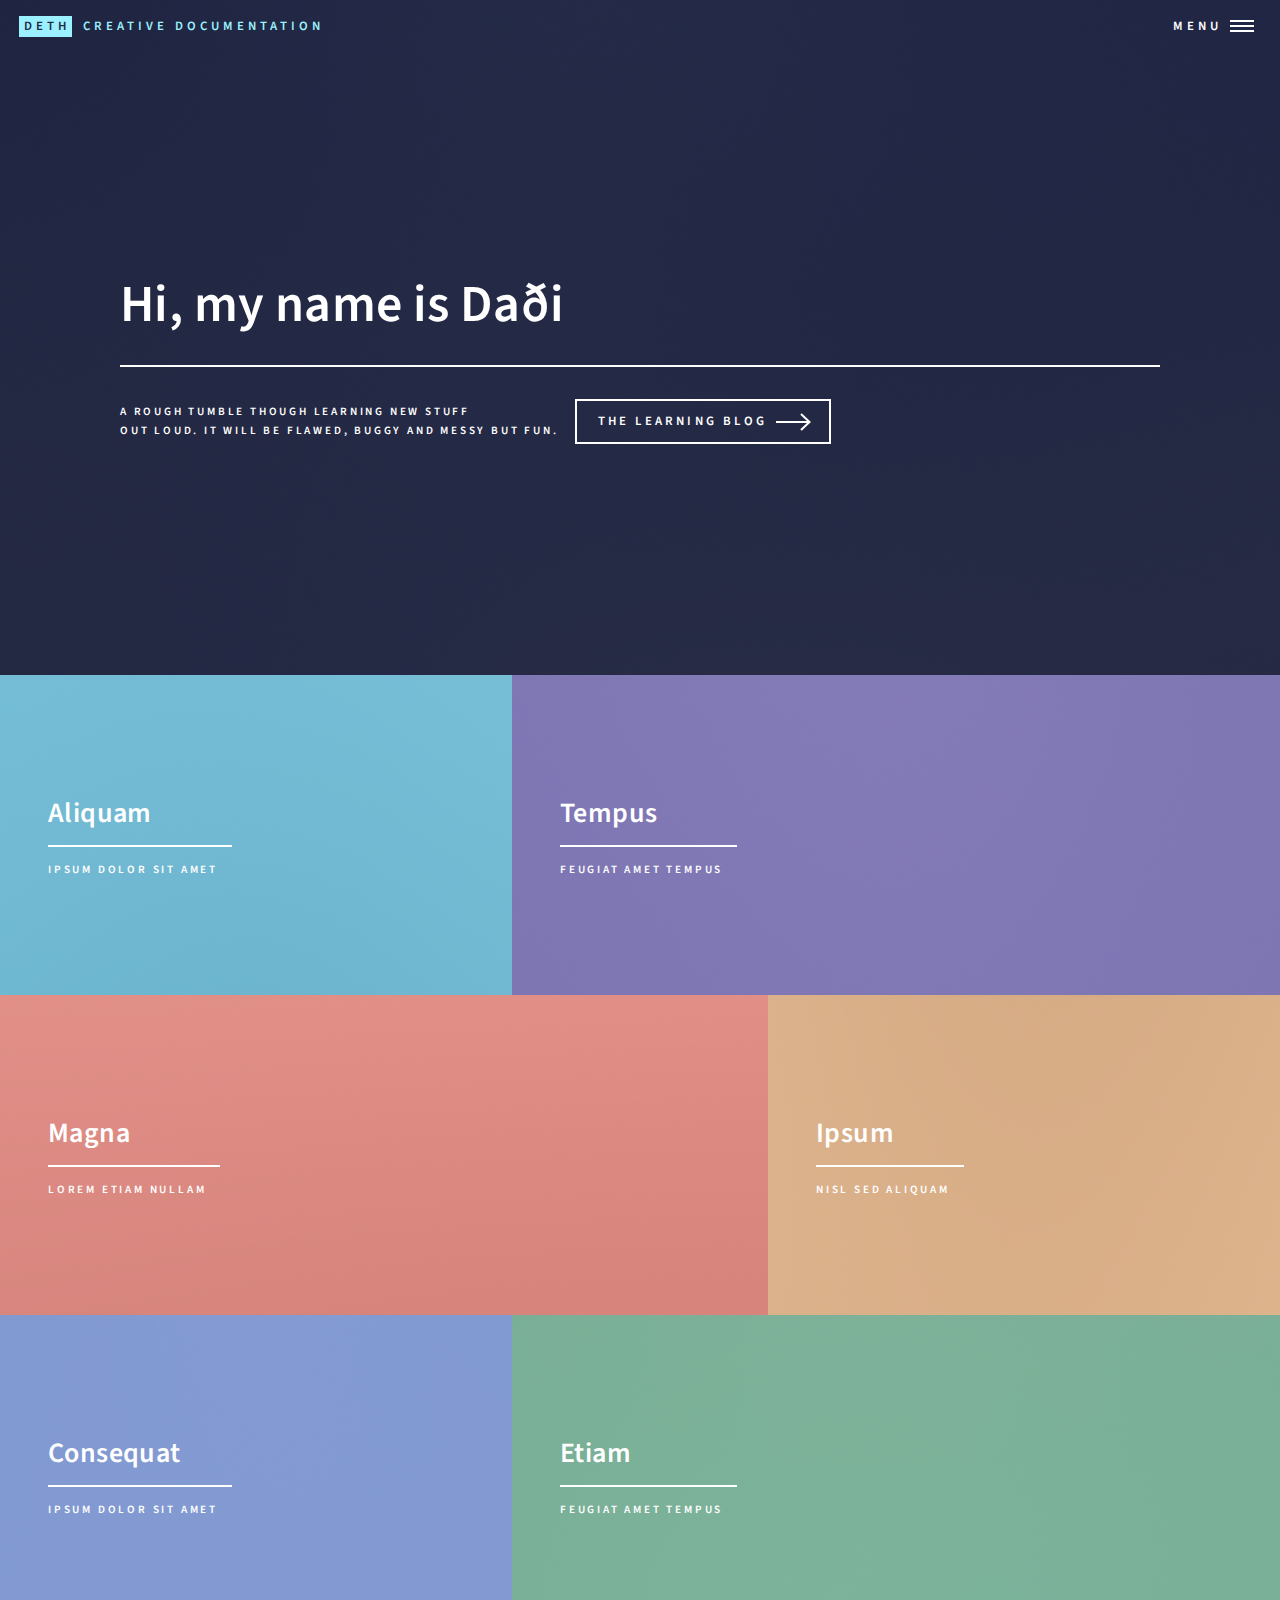
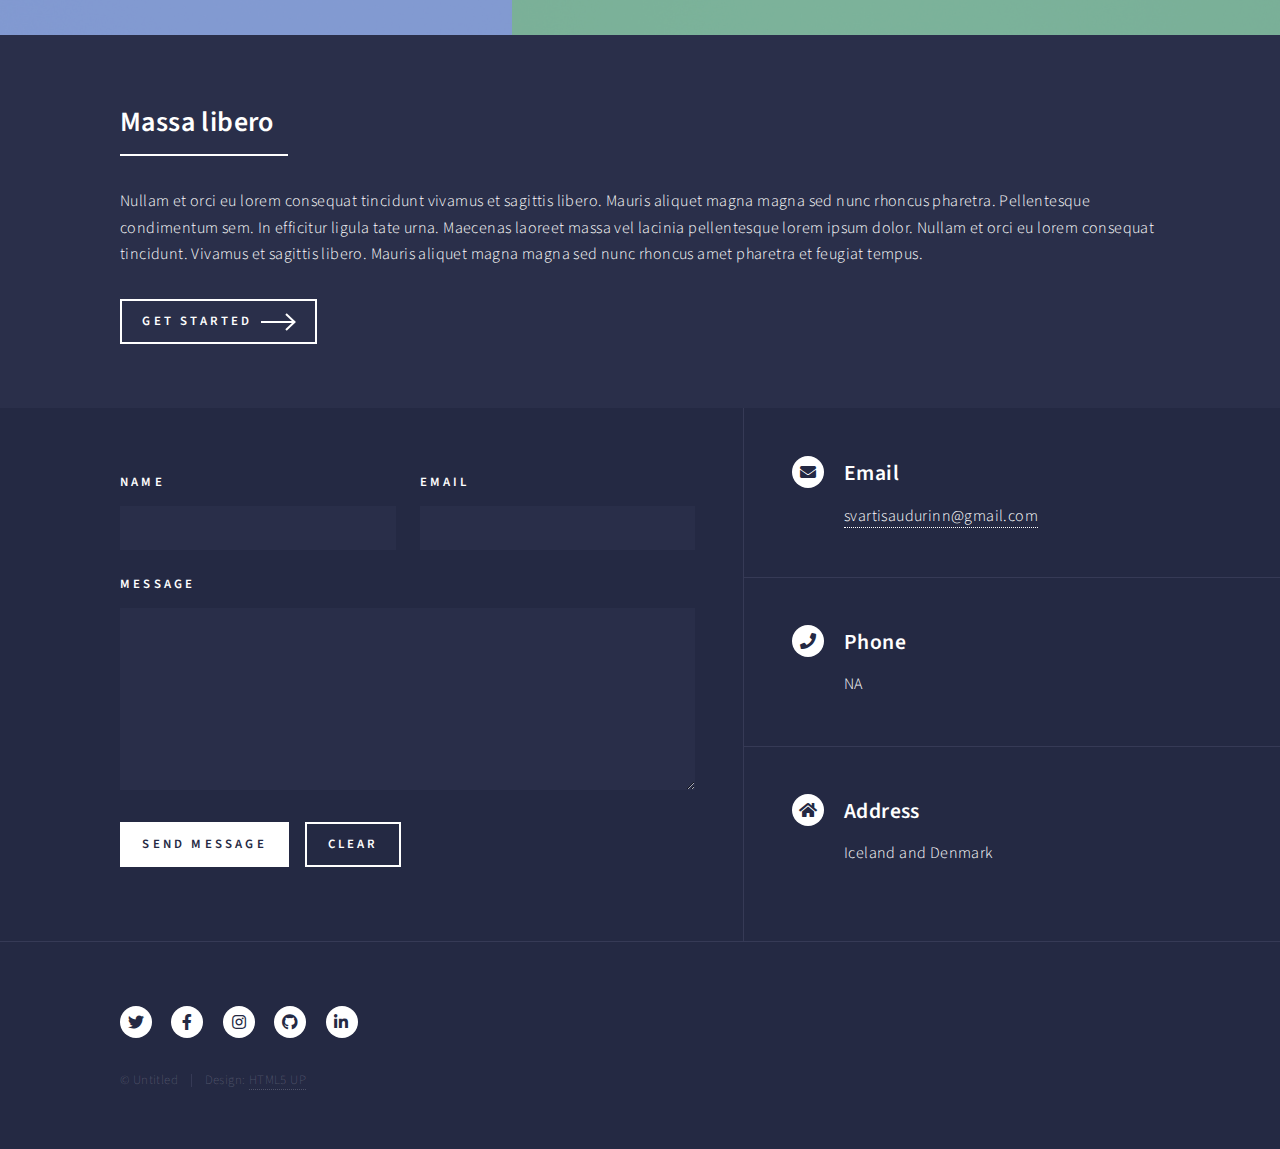
<file: index.html>
<!DOCTYPE HTML>
<!--
	Forty by HTML5 UP
	html5up.net | @ajlkn
	Free for personal and commercial use under the CCA 3.0 license (html5up.net/license)
-->
<html>
	<head>
		<title>Daði Jónsson</title>
		<meta charset="utf-8" />
		<meta name="viewport" content="width=device-width, initial-scale=1, user-scalable=no" />
		<link rel="stylesheet" href="assets/css/main.css" />
		<noscript><link rel="stylesheet" href="assets/css/noscript.css" /></noscript>
	</head>
	<body class="is-preload">

		<!-- Wrapper -->
			<div id="wrapper">

				<!-- Header -->
					<header id="header" class="alt">
						<a href="index.html" class="logo"><strong>Deth</strong> <span>creative documentation</span></a>
						<nav>
							<a href="#menu">Menu</a>
						</nav>
					</header>

				<!-- Menu -->
					<nav id="menu">
						<ul class="links">
							<li><a href="index.html">Home</a></li>
							<li><a href="landing.html">Landing</a></li>
							<li><a href="generic.html">About Me</a></li>
							<li><a href="elements.html">Elements</a></li>
							<li><a href="blog.html">Blog</a></li>
						</ul>
						<ul class="actions stacked">
							<li><a href="#" class="button primary fit">Get Started</a></li>
							<li><a href="#" class="button fit">Log In</a></li>
						</ul>
					</nav>

				<!-- Banner -->
					<section id="banner" class="major">
						<div class="inner">
							<header class="major">
								<h1>Hi, my name is Daði</h1>
							</header>
							<div class="content">
								<p>A rough tumble though learning new stuff<br />
								out loud. It will be flawed, buggy and messy but fun.</p>
								<ul class="actions">
									<li><a href="https://greinabind.github.io/blog.html" class="button next scrolly">The learning blog</a></li>
								</ul>
							</div>
						</div>
					</section>

				<!-- Main -->
					<div id="main">

						<!-- One -->
							<section id="one" class="tiles">
								<article>
									<span class="image">
										<img src="images/pic01.jpg" alt="" />
									</span>
									<header class="major">
										<h3><a href="landing.html" class="link">Aliquam</a></h3>
										<p>Ipsum dolor sit amet</p>
									</header>
								</article>
								<article>
									<span class="image">
										<img src="images/pic02.jpg" alt="" />
									</span>
									<header class="major">
										<h3><a href="landing.html" class="link">Tempus</a></h3>
										<p>feugiat amet tempus</p>
									</header>
								</article>
								<article>
									<span class="image">
										<img src="images/pic03.jpg" alt="" />
									</span>
									<header class="major">
										<h3><a href="landing.html" class="link">Magna</a></h3>
										<p>Lorem etiam nullam</p>
									</header>
								</article>
								<article>
									<span class="image">
										<img src="images/pic04.jpg" alt="" />
									</span>
									<header class="major">
										<h3><a href="landing.html" class="link">Ipsum</a></h3>
										<p>Nisl sed aliquam</p>
									</header>
								</article>
								<article>
									<span class="image">
										<img src="images/pic05.jpg" alt="" />
									</span>
									<header class="major">
										<h3><a href="landing.html" class="link">Consequat</a></h3>
										<p>Ipsum dolor sit amet</p>
									</header>
								</article>
								<article>
									<span class="image">
										<img src="images/pic06.jpg" alt="" />
									</span>
									<header class="major">
										<h3><a href="landing.html" class="link">Etiam</a></h3>
										<p>Feugiat amet tempus</p>
									</header>
								</article>
							</section>

						<!-- Two -->
							<section id="two">
								<div class="inner">
									<header class="major">
										<h2>Massa libero</h2>
									</header>
									<p>Nullam et orci eu lorem consequat tincidunt vivamus et sagittis libero. Mauris aliquet magna magna sed nunc rhoncus pharetra. Pellentesque condimentum sem. In efficitur ligula tate urna. Maecenas laoreet massa vel lacinia pellentesque lorem ipsum dolor. Nullam et orci eu lorem consequat tincidunt. Vivamus et sagittis libero. Mauris aliquet magna magna sed nunc rhoncus amet pharetra et feugiat tempus.</p>
									<ul class="actions">
										<li><a href="landing.html" class="button next">Get Started</a></li>
									</ul>
								</div>
							</section>

					</div>

				<!-- Contact -->
					<section id="contact">
						<div class="inner">
							<section>
								<form method="post" action="#">
									<div class="fields">
										<div class="field half">
											<label for="name">Name</label>
											<input type="text" name="name" id="name" />
										</div>
										<div class="field half">
											<label for="email">Email</label>
											<input type="text" name="email" id="email" />
										</div>
										<div class="field">
											<label for="message">Message</label>
											<textarea name="message" id="message" rows="6"></textarea>
										</div>
									</div>
									<ul class="actions">
										<li><input type="submit" value="Send Message" class="primary" /></li>
										<li><input type="reset" value="Clear" /></li>
									</ul>
								</form>
							</section>
							<section class="split">
								<section>
									<div class="contact-method">
										<span class="icon solid alt fa-envelope"></span>
										<h3>Email</h3>
										<a href="#">svartisaudurinn@gmail.com</a>
									</div>
								</section>
								<section>
									<div class="contact-method">
										<span class="icon solid alt fa-phone"></span>
										<h3>Phone</h3>
										<span>NA</span>
									</div>
								</section>
								<section>
									<div class="contact-method">
										<span class="icon solid alt fa-home"></span>
										<h3>Address</h3>
										<span>Iceland and Denmark<br />
										<br />
										</span>
									</div>
								</section>
							</section>
						</div>
					</section>

				<!-- Footer -->
					<footer id="footer">
						<div class="inner">
							<ul class="icons">
								<li><a href="#" class="icon brands alt fa-twitter"><span class="label">Twitter</span></a></li>
								<li><a href="#" class="icon brands alt fa-facebook-f"><span class="label">Facebook</span></a></li>
								<li><a href="#" class="icon brands alt fa-instagram"><span class="label">Instagram</span></a></li>
								<li><a href="#" class="icon brands alt fa-github"><span class="label">GitHub</span></a></li>
								<li><a href="#" class="icon brands alt fa-linkedin-in"><span class="label">LinkedIn</span></a></li>
							</ul>
							<ul class="copyright">
								<li>&copy; Untitled</li><li>Design: <a href="https://html5up.net">HTML5 UP</a></li>
							</ul>
						</div>
					</footer>

			</div>

		<!-- Scripts -->
			<script src="assets/js/jquery.min.js"></script>
			<script src="assets/js/jquery.scrolly.min.js"></script>
			<script src="assets/js/jquery.scrollex.min.js"></script>
			<script src="assets/js/browser.min.js"></script>
			<script src="assets/js/breakpoints.min.js"></script>
			<script src="assets/js/util.js"></script>
			<script src="assets/js/main.js"></script>

	</body>

</html>
</file>
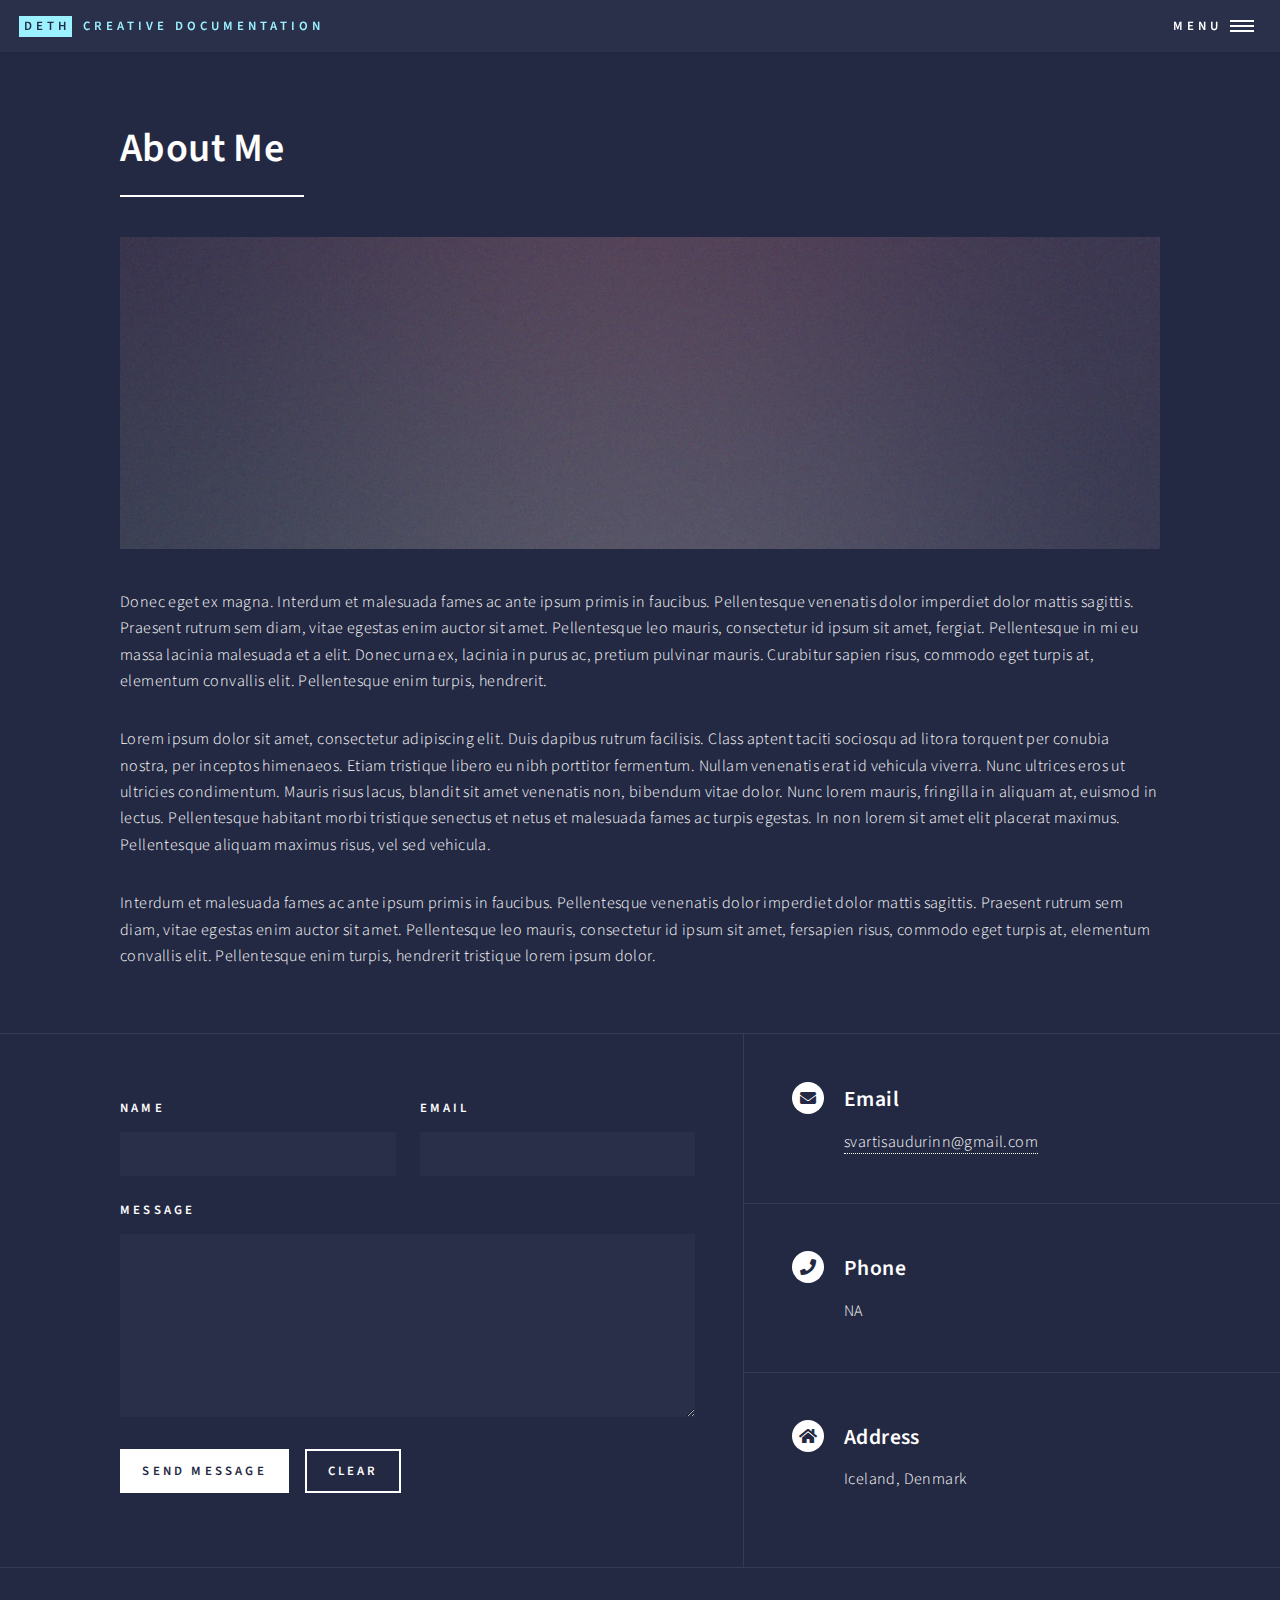
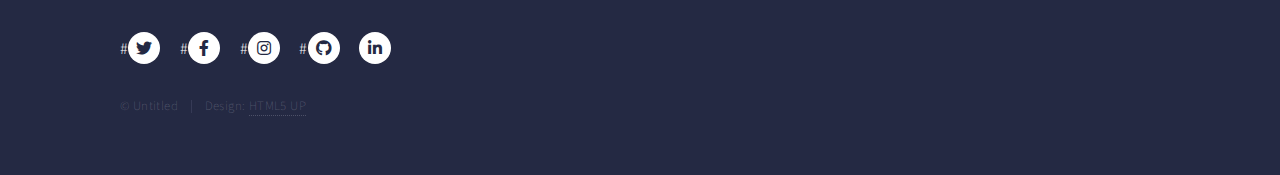
<file: about.html>
<!DOCTYPE HTML>
<!--
	Forty by HTML5 UP
	html5up.net | @ajlkn
	Free for personal and commercial use under the CCA 3.0 license (html5up.net/license)
-->
<html>
	<head>
		<title>About Me</title>
		<meta charset="utf-8" />
		<meta name="viewport" content="width=device-width, initial-scale=1, user-scalable=no" />
		<link rel="stylesheet" href="assets/css/main.css" />
		<noscript><link rel="stylesheet" href="assets/css/noscript.css" /></noscript>
	</head>
	<body class="is-preload">

		<!-- Wrapper -->
			<div id="wrapper">

				<!-- Header -->
					<header id="header">
						<a href="index.html" class="logo"><strong>deth</strong> <span>creative documentation</span></a>
						<nav>
							<a href="#menu">Menu</a>
						</nav>
					</header>

				<!-- Menu -->
					<nav id="menu">
						<ul class="links">
							<li><a href="index.html">Home</a></li>
              				<li><a href="about.html">About Me</a></li>
							<li><a href="landing.html">Landing</a></li>
							<li><a href="elements.html">Elements</a></li>
							<li><a href="blog.html">Blog</a></li>
						</ul>
						<ul class="actions stacked">
							<li><a href="#" class="button primary fit">Get Started</a></li>
							<li><a href="#" class="button fit">Log In</a></li>
						</ul>
					</nav>

				<!-- Main -->
					<div id="main" class="alt">

						<!-- One -->
							<section id="one">
								<div class="inner">
									<header class="major">
										<h1>About Me</h1>
									</header>
									<span class="image main"><img src="images/pic11.jpg" alt="" /></span>
									<p>Donec eget ex magna. Interdum et malesuada fames ac ante ipsum primis in faucibus. Pellentesque venenatis dolor imperdiet dolor mattis sagittis. Praesent rutrum sem diam, vitae egestas enim auctor sit amet. Pellentesque leo mauris, consectetur id ipsum sit amet, fergiat. Pellentesque in mi eu massa lacinia malesuada et a elit. Donec urna ex, lacinia in purus ac, pretium pulvinar mauris. Curabitur sapien risus, commodo eget turpis at, elementum convallis elit. Pellentesque enim turpis, hendrerit.</p>
									<p>Lorem ipsum dolor sit amet, consectetur adipiscing elit. Duis dapibus rutrum facilisis. Class aptent taciti sociosqu ad litora torquent per conubia nostra, per inceptos himenaeos. Etiam tristique libero eu nibh porttitor fermentum. Nullam venenatis erat id vehicula viverra. Nunc ultrices eros ut ultricies condimentum. Mauris risus lacus, blandit sit amet venenatis non, bibendum vitae dolor. Nunc lorem mauris, fringilla in aliquam at, euismod in lectus. Pellentesque habitant morbi tristique senectus et netus et malesuada fames ac turpis egestas. In non lorem sit amet elit placerat maximus. Pellentesque aliquam maximus risus, vel sed vehicula.</p>
									<p>Interdum et malesuada fames ac ante ipsum primis in faucibus. Pellentesque venenatis dolor imperdiet dolor mattis sagittis. Praesent rutrum sem diam, vitae egestas enim auctor sit amet. Pellentesque leo mauris, consectetur id ipsum sit amet, fersapien risus, commodo eget turpis at, elementum convallis elit. Pellentesque enim turpis, hendrerit tristique lorem ipsum dolor.</p>
								</div>
							</section>

					</div>

				<!-- Contact -->
					<section id="contact">
						<div class="inner">
							<section>
								<form method="post" action="#">
									<div class="fields">
										<div class="field half">
											<label for="name">Name</label>
											<input type="text" name="name" id="name" />
										</div>
										<div class="field half">
											<label for="email">Email</label>
											<input type="text" name="email" id="email" />
										</div>
										<div class="field">
											<label for="message">Message</label>
											<textarea name="message" id="message" rows="6"></textarea>
										</div>
									</div>
									<ul class="actions">
										<li><input type="submit" value="Send Message" class="primary" /></li>
										<li><input type="reset" value="Clear" /></li>
									</ul>
								</form>
							</section>
							<section class="split">
								<section>
									<div class="contact-method">
										<span class="icon solid alt fa-envelope"></span>
										<h3>Email</h3>
										<a href="#">svartisaudurinn@gmail.com</a>
									</div>
								</section>
								<section>
									<div class="contact-method">
										<span class="icon solid alt fa-phone"></span>
										<h3>Phone</h3>
										<span>NA</span>
									</div>
								</section>
								<section>
									<div class="contact-method">
										<span class="icon solid alt fa-home"></span>
										<h3>Address</h3>
										<span>Iceland, Denmark<br />
										<br />
										</span>
									</div>
								</section>
							</section>
						</div>
					</section>

				<!-- Footer -->
					<footer id="footer">
						<div class="inner">
							<ul class="icons">
								#<li><a href="#" class="icon brands alt fa-twitter"><span class="label">Twitter</span></a></li>
								#<li><a href="#" class="icon brands alt fa-facebook-f"><span class="label">Facebook</span></a></li>
								#<li><a href="#" class="icon brands alt fa-instagram"><span class="label">Instagram</span></a></li>
								#<li><a href="#" class="icon brands alt fa-github"><span class="label">GitHub</span></a></li>
								<li><a href="#" class="icon brands alt fa-linkedin-in"><span class="label">LinkedIn</span></a></li>
							</ul>
							<ul class="copyright">
								<li>&copy; Untitled</li><li>Design: <a href="https://html5up.net">HTML5 UP</a></li>
							</ul>
						</div>
					</footer>

			</div>

		<!-- Scripts -->
			<script src="assets/js/jquery.min.js"></script>
			<script src="assets/js/jquery.scrolly.min.js"></script>
			<script src="assets/js/jquery.scrollex.min.js"></script>
			<script src="assets/js/browser.min.js"></script>
			<script src="assets/js/breakpoints.min.js"></script>
			<script src="assets/js/util.js"></script>
			<script src="assets/js/main.js"></script>

	</body>

</html>
</file>
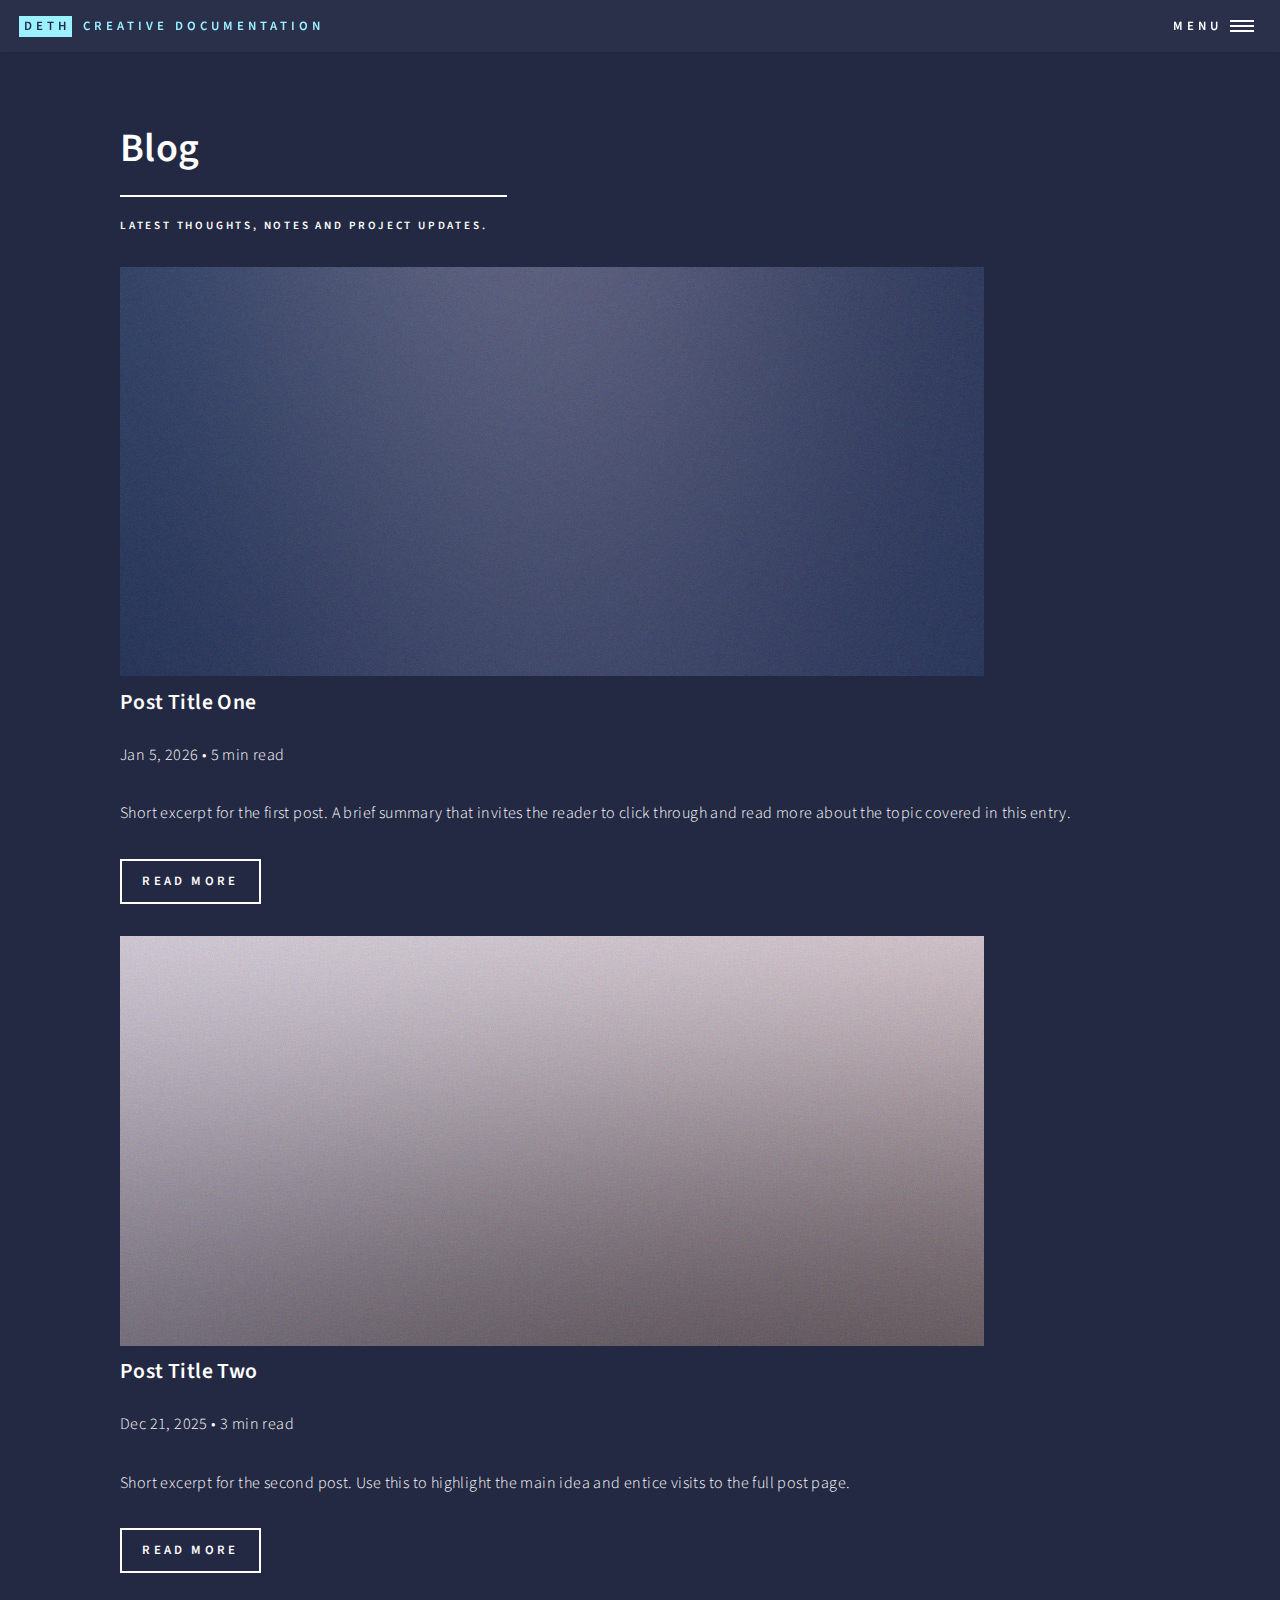
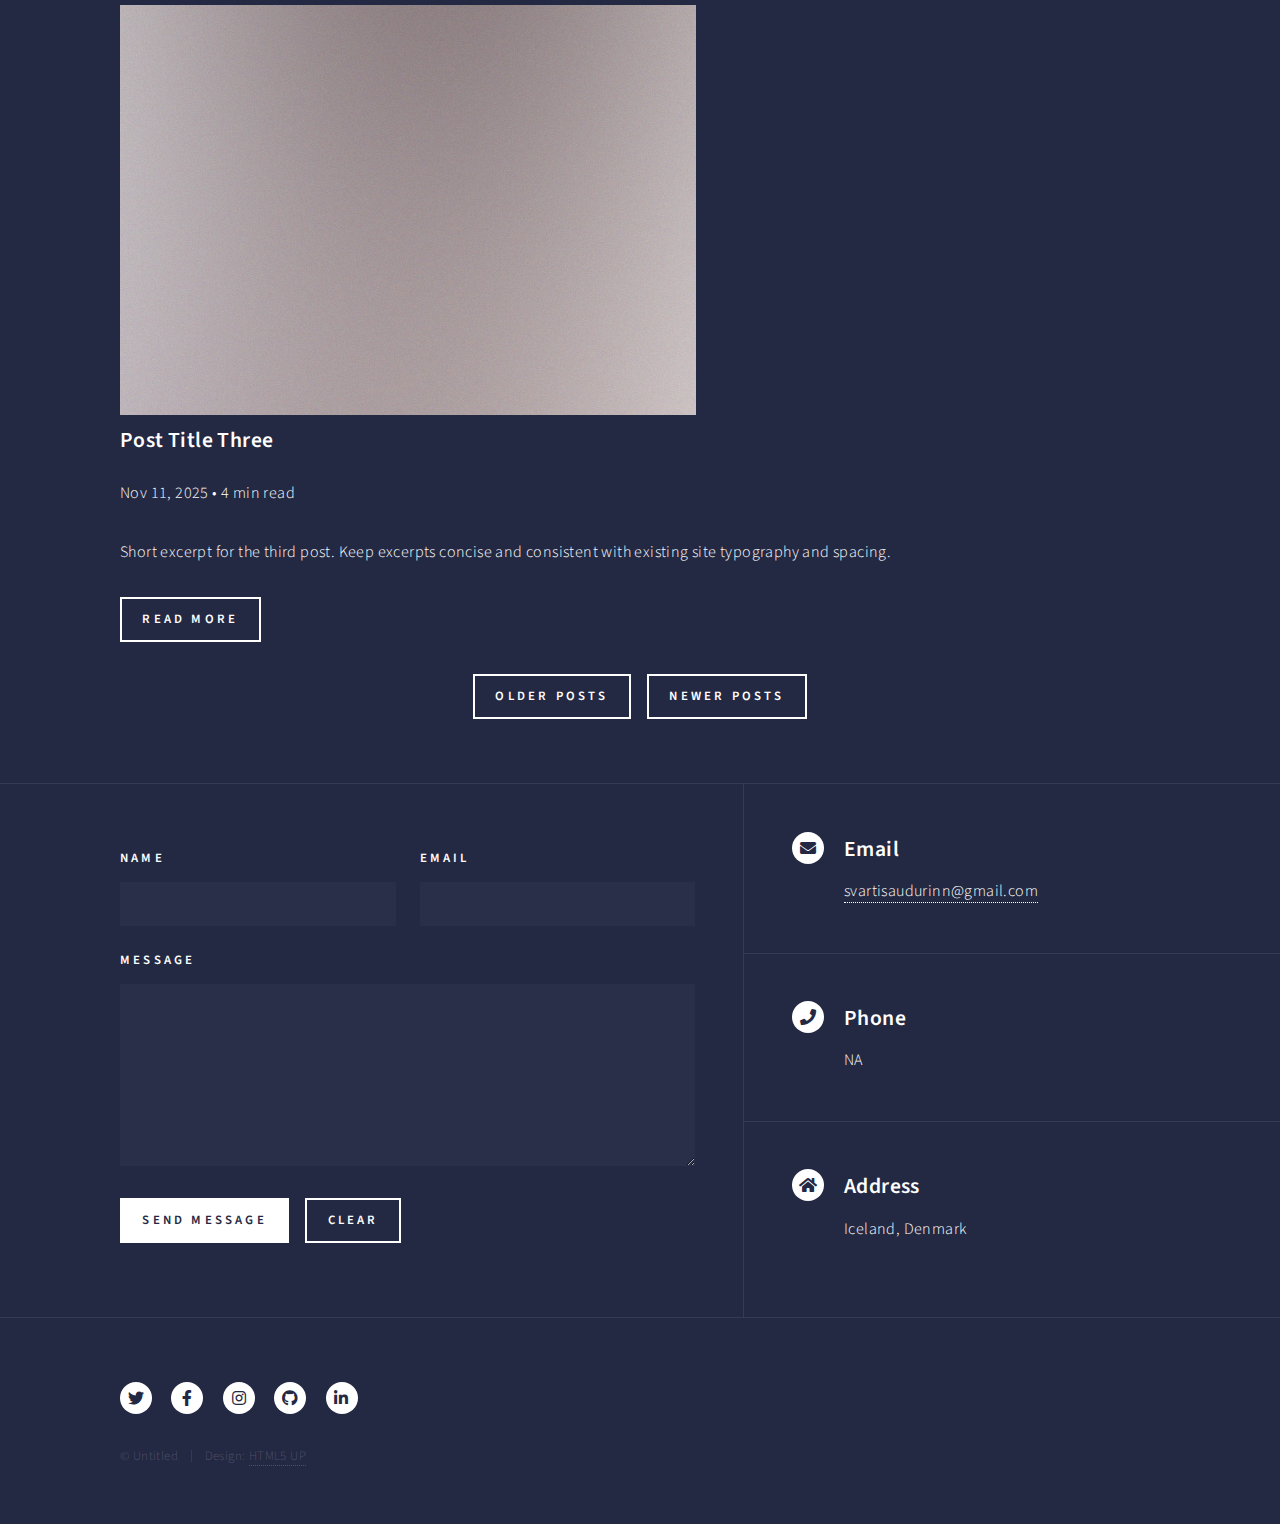
<file: blog.html>
<!DOCTYPE HTML>
<!--
	Forty by HTML5 UP — Blog index compatible with the site's styles
-->
<html>
	<head>
		<title>Blog</title>
		<meta charset="utf-8" />
		<meta name="viewport" content="width=device-width, initial-scale=1, user-scalable=no" />
		<link rel="stylesheet" href="assets/css/main.css" />
		<noscript><link rel="stylesheet" href="assets/css/noscript.css" /></noscript>
	</head>
	<body class="is-preload">

		<!-- Wrapper -->
			<div id="wrapper">

				<!-- Header -->
					<header id="header">
						<a href="index.html" class="logo"><strong>deth</strong> <span>creative documentation</span></a>
						<nav>
							<a href="#menu">Menu</a>
						</nav>
					</header>

				<!-- Menu -->
					<nav id="menu">
						<ul class="links">
							<li><a href="index.html">Home</a></li>
              				<li><a href="about.html">About Me</a></li>
							<li><a href="landing.html">Landing</a></li>
							<li><a href="elements.html">Elements</a></li>
							<li><a href="blog.html">Blog</a></li>
						</ul>
						<ul class="actions stacked">
							<li><a href="#" class="button primary fit">Get Started</a></li>
							<li><a href="#" class="button fit">Log In</a></li>
						</ul>
					</nav>

				<!-- Main -->
					<div id="main" class="alt">

						<!-- Blog Index -->
							<section id="one">
								<div class="inner">
									<header class="major">
										<h1>Blog</h1>
										<p>Latest thoughts, notes and project updates.</p>
									</header>

									<!-- Posts list -->
									<section class="posts">
										<article>
											<a href="blog-post-1.html" class="image"><img src="images/pic02.jpg" alt="Post image" /></a>
											<h3><a href="blog-post-1.html">Post Title One</a></h3>
											<p class="meta">Jan 5, 2026 • 5 min read</p>
											<p>Short excerpt for the first post. A brief summary that invites the reader to click through and read more about the topic covered in this entry.</p>
											<ul class="actions">
												<li><a href="blog-post-1.html" class="button">Read More</a></li>
											</ul>
										</article>

										<article>
											<a href="blog-post-2.html" class="image"><img src="images/pic03.jpg" alt="Post image" /></a>
											<h3><a href="blog-post-2.html">Post Title Two</a></h3>
											<p class="meta">Dec 21, 2025 • 3 min read</p>
											<p>Short excerpt for the second post. Use this to highlight the main idea and entice visits to the full post page.</p>
											<ul class="actions">
												<li><a href="blog-post-2.html" class="button">Read More</a></li>
											</ul>
										</article>

										<article>
											<a href="blog-post-3.html" class="image"><img src="images/pic04.jpg" alt="Post image" /></a>
											<h3><a href="blog-post-3.html">Post Title Three</a></h3>
											<p class="meta">Nov 11, 2025 • 4 min read</p>
											<p>Short excerpt for the third post. Keep excerpts concise and consistent with existing site typography and spacing.</p>
											<ul class="actions">
												<li><a href="blog-post-3.html" class="button">Read More</a></li>
											</ul>
										</article>
									</section>

									<!-- Pagination (optional) -->
									<ul class="actions special">
										<li><a href="#" class="button">Older Posts</a></li>
										<li><a href="#" class="button">Newer Posts</a></li>
									</ul>
								</div>
							</section>

					</div>

				<!-- Contact -->
					<section id="contact">
						<div class="inner">
							<section>
								<form method="post" action="#">
									<div class="fields">
										<div class="field half">
											<label for="name">Name</label>
											<input type="text" name="name" id="name" />
										</div>
										<div class="field half">
											<label for="email">Email</label>
											<input type="text" name="email" id="email" />
										</div>
										<div class="field">
											<label for="message">Message</label>
											<textarea name="message" id="message" rows="6"></textarea>
										</div>
									</div>
									<ul class="actions">
										<li><input type="submit" value="Send Message" class="primary" /></li>
										<li><input type="reset" value="Clear" /></li>
									</ul>
								</form>
							</section>
							<section class="split">
								<section>
									<div class="contact-method">
										<span class="icon solid alt fa-envelope"></span>
										<h3>Email</h3>
										<a href="mailto:svartisaudurinn@gmail.com">svartisaudurinn@gmail.com</a>
									</div>
								</section>
								<section>
									<div class="contact-method">
										<span class="icon solid alt fa-phone"></span>
										<h3>Phone</h3>
										<span>NA</span>
									</div>
								</section>
								<section>
									<div class="contact-method">
										<span class="icon solid alt fa-home"></span>
										<h3>Address</h3>
										<span>Iceland, Denmark<br />
										<br />
										</span>
									</div>
								</section>
							</section>
						</div>
					</section>

				<!-- Footer -->
					<footer id="footer">
						<div class="inner">
							<ul class="icons">
								<li><a href="#" class="icon brands alt fa-twitter"><span class="label">Twitter</span></a></li>
								<li><a href="#" class="icon brands alt fa-facebook-f"><span class="label">Facebook</span></a></li>
								<li><a href="#" class="icon brands alt fa-instagram"><span class="label">Instagram</span></a></li>
								<li><a href="#" class="icon brands alt fa-github"><span class="label">GitHub</span></a></li>
								<li><a href="#" class="icon brands alt fa-linkedin-in"><span class="label">LinkedIn</span></a></li>
							</ul>
							<ul class="copyright">
								<li>&copy; Untitled</li><li>Design: <a href="https://html5up.net">HTML5 UP</a></li>
							</ul>
						</div>
					</footer>

			</div>

		<!-- Scripts -->
			<script src="assets/js/jquery.min.js"></script>
			<script src="assets/js/jquery.scrolly.min.js"></script>
			<script src="assets/js/jquery.scrollex.min.js"></script>
			<script src="assets/js/browser.min.js"></script>
			<script src="assets/js/breakpoints.min.js"></script>
			<script src="assets/js/util.js"></script>
			<script src="assets/js/main.js"></script>

	</body>
</html>
</file>
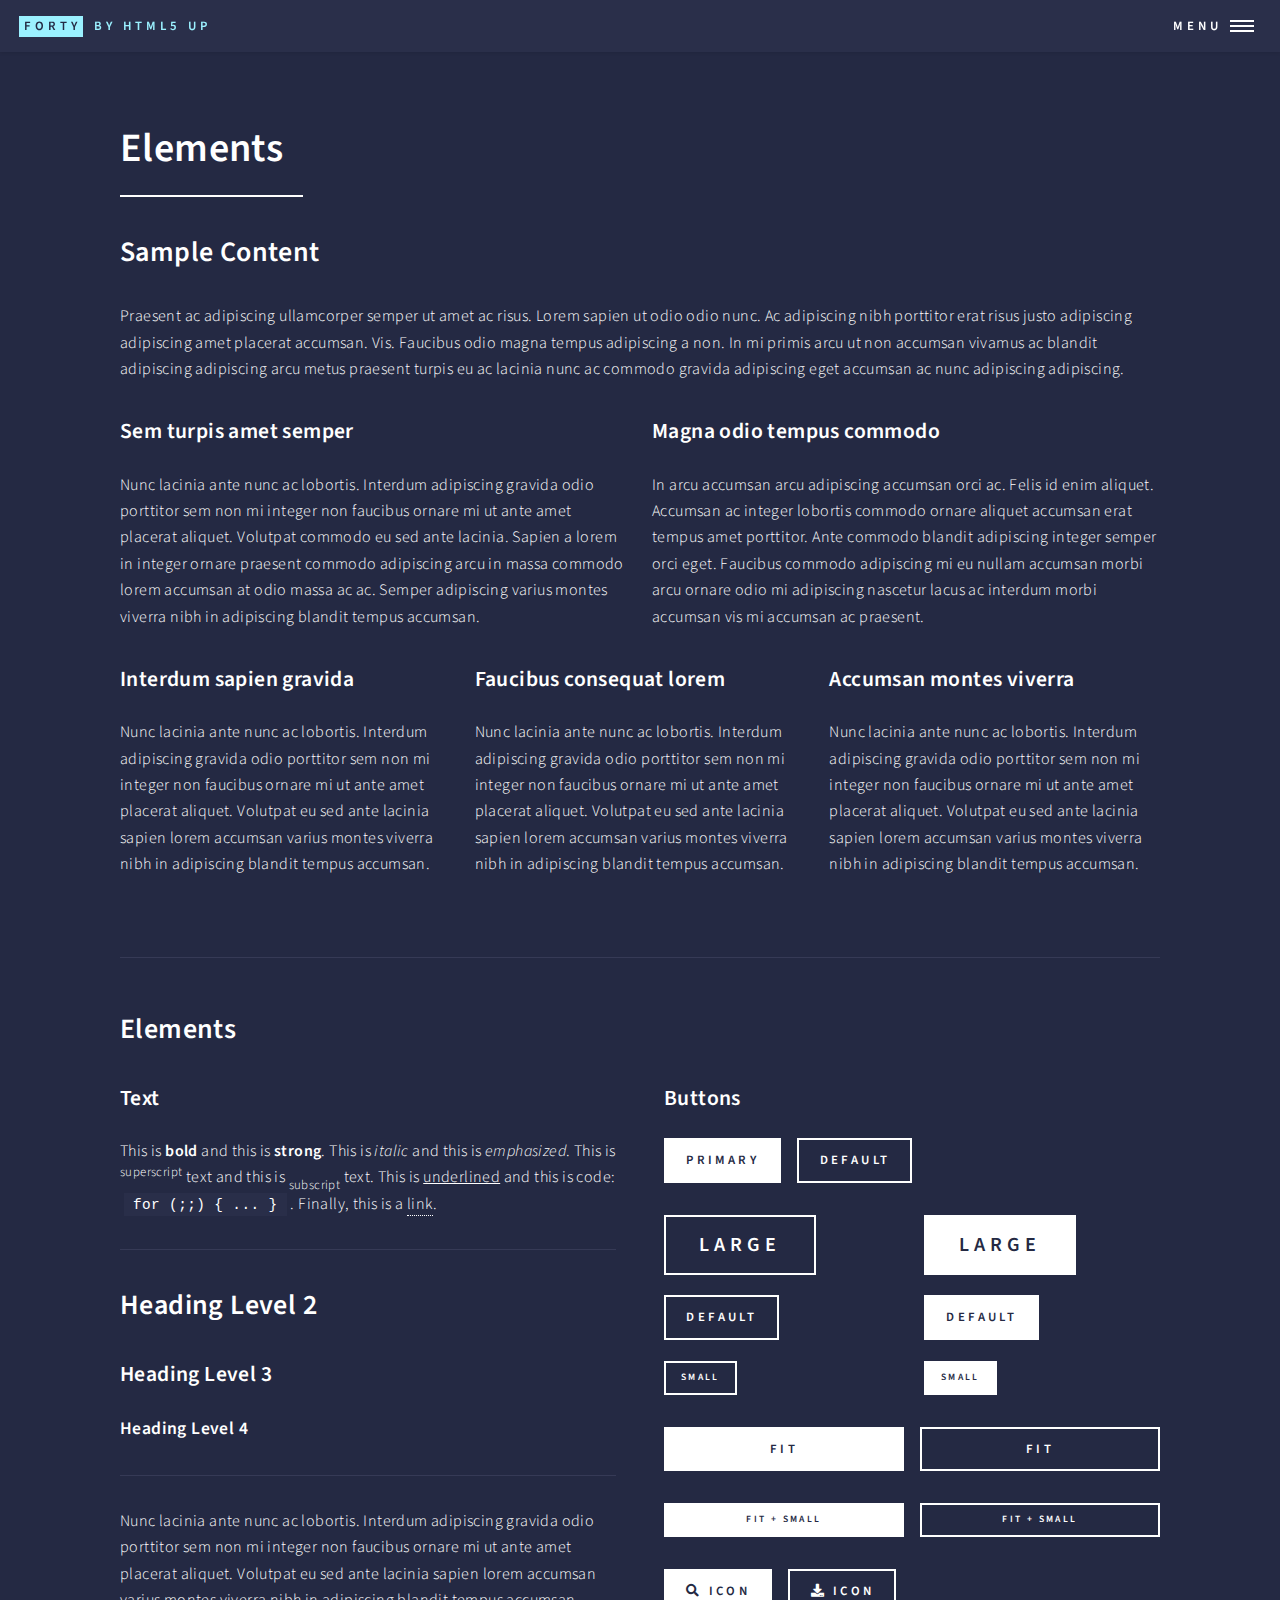
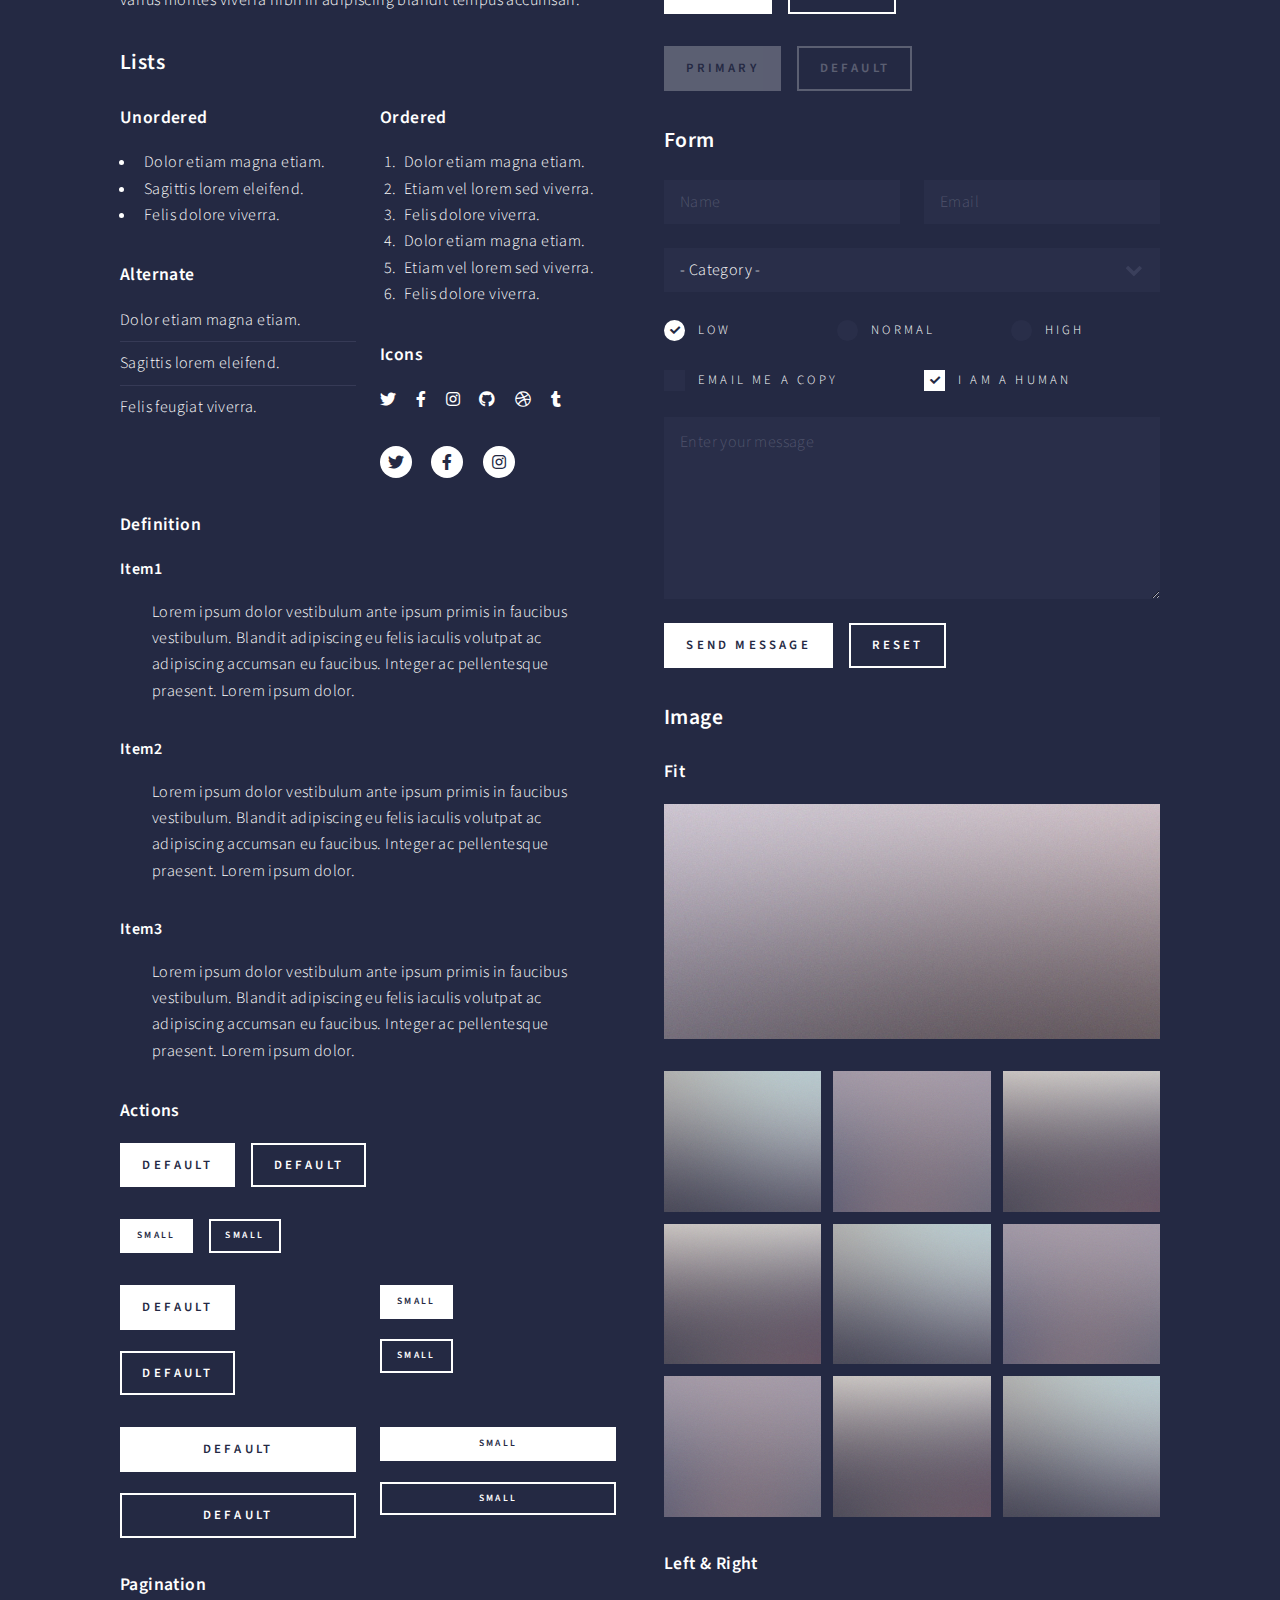
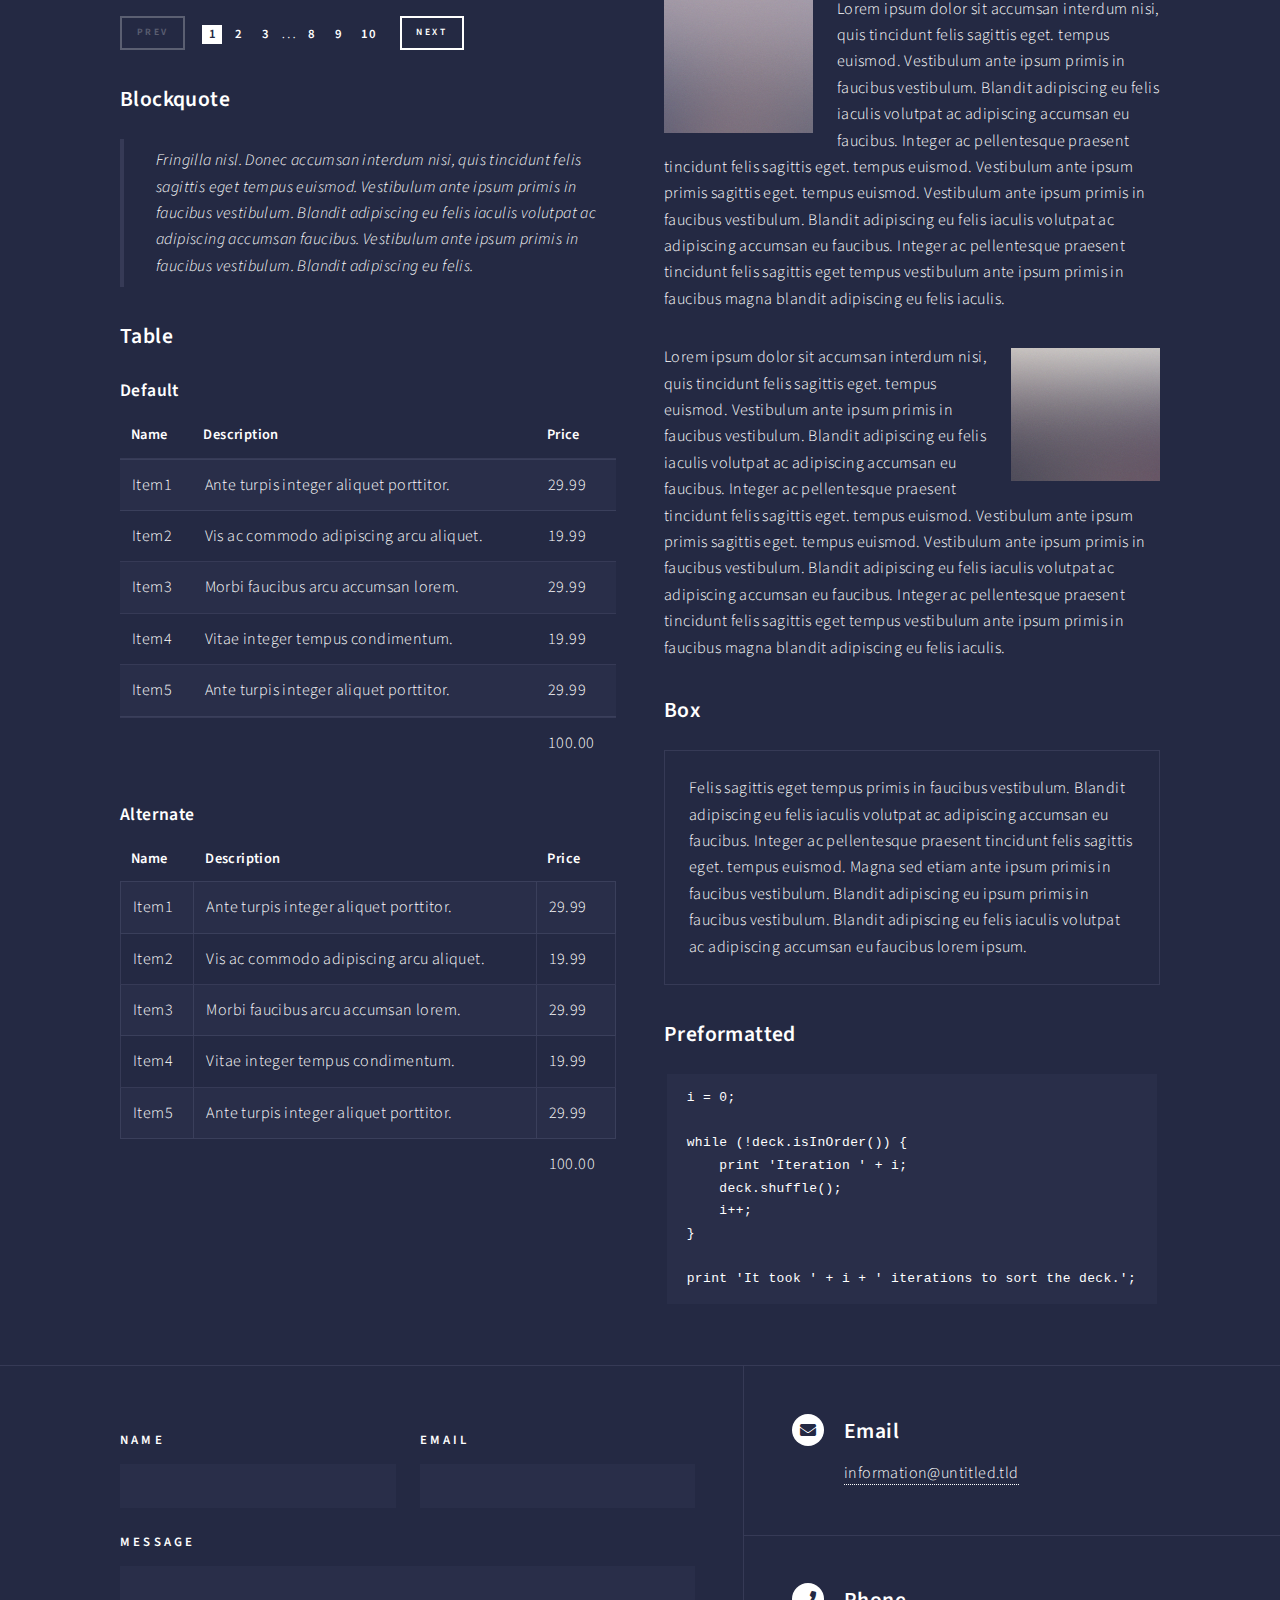
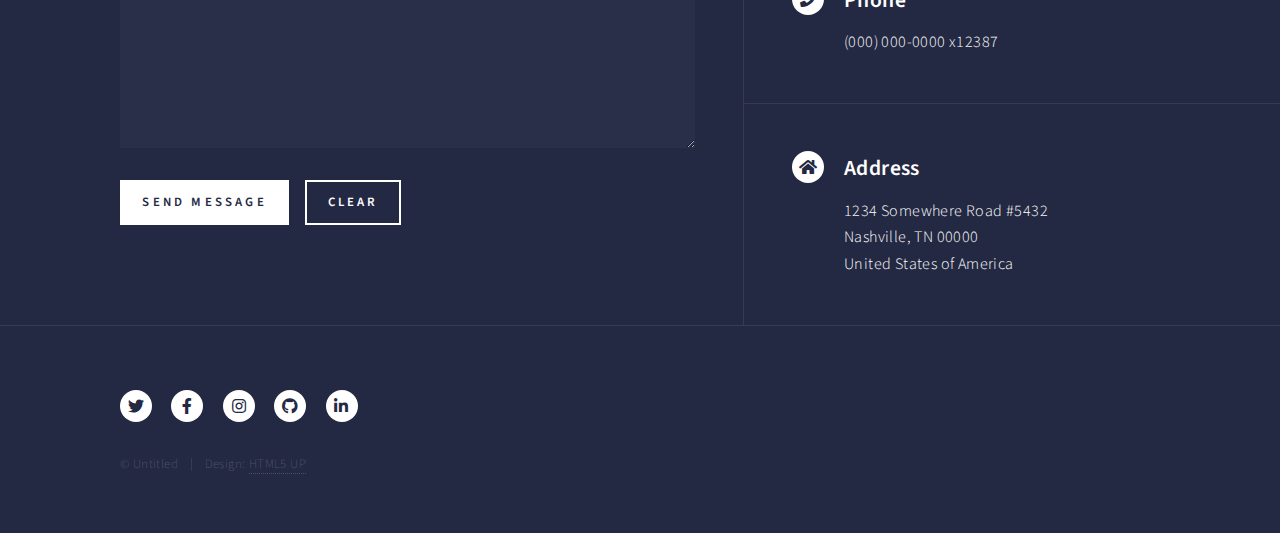
<file: elements.html>
<!DOCTYPE HTML>
<!--
	Forty by HTML5 UP
	html5up.net | @ajlkn
	Free for personal and commercial use under the CCA 3.0 license (html5up.net/license)
-->
<html>
	<head>
		<title>Elements - Forty by HTML5 UP</title>
		<meta charset="utf-8" />
		<meta name="viewport" content="width=device-width, initial-scale=1, user-scalable=no" />
		<link rel="stylesheet" href="assets/css/main.css" />
		<noscript><link rel="stylesheet" href="assets/css/noscript.css" /></noscript>
	</head>
	<body class="is-preload">

		<!-- Wrapper -->
			<div id="wrapper">

				<!-- Header -->
					<header id="header">
						<a href="index.html" class="logo"><strong>Forty</strong> <span>by HTML5 UP</span></a>
						<nav>
							<a href="#menu">Menu</a>
						</nav>
					</header>

				<!-- Menu -->
					<nav id="menu">
						<ul class="links">
							<li><a href="index.html">Home</a></li>
							<li><a href="landing.html">Landing</a></li>
							<li><a href="generic.html">Generic</a></li>
							<li><a href="elements.html">Elements</a></li>
						</ul>
						<ul class="actions stacked">
							<li><a href="#" class="button primary fit">Get Started</a></li>
							<li><a href="#" class="button fit">Log In</a></li>
						</ul>
					</nav>

				<!-- Main -->
					<div id="main" class="alt">

						<!-- One -->
							<section id="one">
								<div class="inner">
									<header class="major">
										<h1>Elements</h1>
									</header>

									<!-- Content -->
										<h2 id="content">Sample Content</h2>
										<p>Praesent ac adipiscing ullamcorper semper ut amet ac risus. Lorem sapien ut odio odio nunc. Ac adipiscing nibh porttitor erat risus justo adipiscing adipiscing amet placerat accumsan. Vis. Faucibus odio magna tempus adipiscing a non. In mi primis arcu ut non accumsan vivamus ac blandit adipiscing adipiscing arcu metus praesent turpis eu ac lacinia nunc ac commodo gravida adipiscing eget accumsan ac nunc adipiscing adipiscing.</p>
										<div class="row">
											<div class="col-6 col-12-small">
												<h3>Sem turpis amet semper</h3>
												<p>Nunc lacinia ante nunc ac lobortis. Interdum adipiscing gravida odio porttitor sem non mi integer non faucibus ornare mi ut ante amet placerat aliquet. Volutpat commodo eu sed ante lacinia. Sapien a lorem in integer ornare praesent commodo adipiscing arcu in massa commodo lorem accumsan at odio massa ac ac. Semper adipiscing varius montes viverra nibh in adipiscing blandit tempus accumsan.</p>
											</div>
											<div class="col-6 col-12-small">
												<h3>Magna odio tempus commodo</h3>
												<p>In arcu accumsan arcu adipiscing accumsan orci ac. Felis id enim aliquet. Accumsan ac integer lobortis commodo ornare aliquet accumsan erat tempus amet porttitor. Ante commodo blandit adipiscing integer semper orci eget. Faucibus commodo adipiscing mi eu nullam accumsan morbi arcu ornare odio mi adipiscing nascetur lacus ac interdum morbi accumsan vis mi accumsan ac praesent.</p>
											</div>
											<!-- Break -->
											<div class="col-4 col-12-medium">
												<h3>Interdum sapien gravida</h3>
												<p>Nunc lacinia ante nunc ac lobortis. Interdum adipiscing gravida odio porttitor sem non mi integer non faucibus ornare mi ut ante amet placerat aliquet. Volutpat eu sed ante lacinia sapien lorem accumsan varius montes viverra nibh in adipiscing blandit tempus accumsan.</p>
											</div>
											<div class="col-4 col-12-medium">
												<h3>Faucibus consequat lorem</h3>
												<p>Nunc lacinia ante nunc ac lobortis. Interdum adipiscing gravida odio porttitor sem non mi integer non faucibus ornare mi ut ante amet placerat aliquet. Volutpat eu sed ante lacinia sapien lorem accumsan varius montes viverra nibh in adipiscing blandit tempus accumsan.</p>
											</div>
											<div class="col-4 col-12-medium">
												<h3>Accumsan montes viverra</h3>
												<p>Nunc lacinia ante nunc ac lobortis. Interdum adipiscing gravida odio porttitor sem non mi integer non faucibus ornare mi ut ante amet placerat aliquet. Volutpat eu sed ante lacinia sapien lorem accumsan varius montes viverra nibh in adipiscing blandit tempus accumsan.</p>
											</div>
										</div>

									<hr class="major" />

									<!-- Elements -->
										<h2 id="elements">Elements</h2>
										<div class="row gtr-200">
											<div class="col-6 col-12-medium">

												<!-- Text stuff -->
													<h3>Text</h3>
													<p>This is <b>bold</b> and this is <strong>strong</strong>. This is <i>italic</i> and this is <em>emphasized</em>.
													This is <sup>superscript</sup> text and this is <sub>subscript</sub> text.
													This is <u>underlined</u> and this is code: <code>for (;;) { ... }</code>.
													Finally, this is a <a href="#">link</a>.</p>
													<hr />
													<h2>Heading Level 2</h2>
													<h3>Heading Level 3</h3>
													<h4>Heading Level 4</h4>
													<hr />
													<p>Nunc lacinia ante nunc ac lobortis. Interdum adipiscing gravida odio porttitor sem non mi integer non faucibus ornare mi ut ante amet placerat aliquet. Volutpat eu sed ante lacinia sapien lorem accumsan varius montes viverra nibh in adipiscing blandit tempus accumsan.</p>

												<!-- Lists -->
													<h3>Lists</h3>
													<div class="row">
														<div class="col-6 col-12-small">

															<h4>Unordered</h4>
															<ul>
																<li>Dolor etiam magna etiam.</li>
																<li>Sagittis lorem eleifend.</li>
																<li>Felis dolore viverra.</li>
															</ul>

															<h4>Alternate</h4>
															<ul class="alt">
																<li>Dolor etiam magna etiam.</li>
																<li>Sagittis lorem eleifend.</li>
																<li>Felis feugiat viverra.</li>
															</ul>

														</div>
														<div class="col-6 col-12-small">

															<h4>Ordered</h4>
															<ol>
																<li>Dolor etiam magna etiam.</li>
																<li>Etiam vel lorem sed viverra.</li>
																<li>Felis dolore viverra.</li>
																<li>Dolor etiam magna etiam.</li>
																<li>Etiam vel lorem sed viverra.</li>
																<li>Felis dolore viverra.</li>
															</ol>

															<h4>Icons</h4>
															<ul class="icons">
																<li><a href="#" class="icon brands fa-twitter"><span class="label">Twitter</span></a></li>
																<li><a href="#" class="icon brands fa-facebook-f"><span class="label">Facebook</span></a></li>
																<li><a href="#" class="icon brands fa-instagram"><span class="label">Instagram</span></a></li>
																<li><a href="#" class="icon brands fa-github"><span class="label">Github</span></a></li>
																<li><a href="#" class="icon brands fa-dribbble"><span class="label">Dribbble</span></a></li>
																<li><a href="#" class="icon brands fa-tumblr"><span class="label">Tumblr</span></a></li>
															</ul>
															<ul class="icons">
																<li><a href="#" class="icon brands alt fa-twitter"><span class="label">Twitter</span></a></li>
																<li><a href="#" class="icon brands alt fa-facebook-f"><span class="label">Facebook</span></a></li>
																<li><a href="#" class="icon brands alt fa-instagram"><span class="label">Instagram</span></a></li>
															</ul>

														</div>
													</div>
													<h4>Definition</h4>
													<dl>
														<dt>Item1</dt>
														<dd>
															<p>Lorem ipsum dolor vestibulum ante ipsum primis in faucibus vestibulum. Blandit adipiscing eu felis iaculis volutpat ac adipiscing accumsan eu faucibus. Integer ac pellentesque praesent. Lorem ipsum dolor.</p>
														</dd>
														<dt>Item2</dt>
														<dd>
															<p>Lorem ipsum dolor vestibulum ante ipsum primis in faucibus vestibulum. Blandit adipiscing eu felis iaculis volutpat ac adipiscing accumsan eu faucibus. Integer ac pellentesque praesent. Lorem ipsum dolor.</p>
														</dd>
														<dt>Item3</dt>
														<dd>
															<p>Lorem ipsum dolor vestibulum ante ipsum primis in faucibus vestibulum. Blandit adipiscing eu felis iaculis volutpat ac adipiscing accumsan eu faucibus. Integer ac pellentesque praesent. Lorem ipsum dolor.</p>
														</dd>
													</dl>

													<h4>Actions</h4>
													<ul class="actions">
														<li><a href="#" class="button primary">Default</a></li>
														<li><a href="#" class="button">Default</a></li>
													</ul>
													<ul class="actions small">
														<li><a href="#" class="button primary small">Small</a></li>
														<li><a href="#" class="button small">Small</a></li>
													</ul>
													<div class="row">
														<div class="col-6 col-12-small">
															<ul class="actions stacked">
																<li><a href="#" class="button primary">Default</a></li>
																<li><a href="#" class="button">Default</a></li>
															</ul>
														</div>
														<div class="col-6 col-12-small">
															<ul class="actions stacked">
																<li><a href="#" class="button primary small">Small</a></li>
																<li><a href="#" class="button small">Small</a></li>
															</ul>
														</div>
														<div class="col-6 col-12-small">
															<ul class="actions stacked">
																<li><a href="#" class="button primary fit">Default</a></li>
																<li><a href="#" class="button fit">Default</a></li>
															</ul>
														</div>
														<div class="col-6 col-12-small">
															<ul class="actions stacked">
																<li><a href="#" class="button primary small fit">Small</a></li>
																<li><a href="#" class="button small fit">Small</a></li>
															</ul>
														</div>
													</div>

													<h4>Pagination</h4>
													<ul class="pagination">
														<li><span class="button small disabled">Prev</span></li>
														<li><a href="#" class="page active">1</a></li>
														<li><a href="#" class="page">2</a></li>
														<li><a href="#" class="page">3</a></li>
														<li><span>&hellip;</span></li>
														<li><a href="#" class="page">8</a></li>
														<li><a href="#" class="page">9</a></li>
														<li><a href="#" class="page">10</a></li>
														<li><a href="#" class="button small">Next</a></li>
													</ul>

												<!-- Blockquote -->
													<h3>Blockquote</h3>
													<blockquote>Fringilla nisl. Donec accumsan interdum nisi, quis tincidunt felis sagittis eget tempus euismod. Vestibulum ante ipsum primis in faucibus vestibulum. Blandit adipiscing eu felis iaculis volutpat ac adipiscing accumsan faucibus. Vestibulum ante ipsum primis in faucibus vestibulum. Blandit adipiscing eu felis.</blockquote>

												<!-- Table -->
													<h3>Table</h3>

													<h4>Default</h4>
													<div class="table-wrapper">
														<table>
															<thead>
																<tr>
																	<th>Name</th>
																	<th>Description</th>
																	<th>Price</th>
																</tr>
															</thead>
															<tbody>
																<tr>
																	<td>Item1</td>
																	<td>Ante turpis integer aliquet porttitor.</td>
																	<td>29.99</td>
																</tr>
																<tr>
																	<td>Item2</td>
																	<td>Vis ac commodo adipiscing arcu aliquet.</td>
																	<td>19.99</td>
																</tr>
																<tr>
																	<td>Item3</td>
																	<td> Morbi faucibus arcu accumsan lorem.</td>
																	<td>29.99</td>
																</tr>
																<tr>
																	<td>Item4</td>
																	<td>Vitae integer tempus condimentum.</td>
																	<td>19.99</td>
																</tr>
																<tr>
																	<td>Item5</td>
																	<td>Ante turpis integer aliquet porttitor.</td>
																	<td>29.99</td>
																</tr>
															</tbody>
															<tfoot>
																<tr>
																	<td colspan="2"></td>
																	<td>100.00</td>
																</tr>
															</tfoot>
														</table>
													</div>

													<h4>Alternate</h4>
													<div class="table-wrapper">
														<table class="alt">
															<thead>
																<tr>
																	<th>Name</th>
																	<th>Description</th>
																	<th>Price</th>
																</tr>
															</thead>
															<tbody>
																<tr>
																	<td>Item1</td>
																	<td>Ante turpis integer aliquet porttitor.</td>
																	<td>29.99</td>
																</tr>
																<tr>
																	<td>Item2</td>
																	<td>Vis ac commodo adipiscing arcu aliquet.</td>
																	<td>19.99</td>
																</tr>
																<tr>
																	<td>Item3</td>
																	<td> Morbi faucibus arcu accumsan lorem.</td>
																	<td>29.99</td>
																</tr>
																<tr>
																	<td>Item4</td>
																	<td>Vitae integer tempus condimentum.</td>
																	<td>19.99</td>
																</tr>
																<tr>
																	<td>Item5</td>
																	<td>Ante turpis integer aliquet porttitor.</td>
																	<td>29.99</td>
																</tr>
															</tbody>
															<tfoot>
																<tr>
																	<td colspan="2"></td>
																	<td>100.00</td>
																</tr>
															</tfoot>
														</table>
													</div>

											</div>
											<div class="col-6 col-12-medium">

												<!-- Buttons -->
													<h3>Buttons</h3>
													<ul class="actions">
														<li><a href="#" class="button primary">Primary</a></li>
														<li><a href="#" class="button">Default</a></li>
													</ul>
													<div class="row">
														<div class="col-6 col-12-xsmall">
															<ul class="actions stacked">
																<li><a href="#" class="button large">Large</a></li>
																<li><a href="#" class="button">Default</a></li>
																<li><a href="#" class="button small">Small</a></li>
															</ul>
														</div>
														<div class="col-6 col-12-xsmall">
															<ul class="actions stacked">
																<li><a href="#" class="button primary large">Large</a></li>
																<li><a href="#" class="button primary">Default</a></li>
																<li><a href="#" class="button primary small">Small</a></li>
															</ul>
														</div>
													</div>
													<ul class="actions fit">
														<li><a href="#" class="button primary fit">Fit</a></li>
														<li><a href="#" class="button fit">Fit</a></li>
													</ul>
													<ul class="actions fit small">
														<li><a href="#" class="button primary fit small">Fit + Small</a></li>
														<li><a href="#" class="button fit small">Fit + Small</a></li>
													</ul>
													<ul class="actions">
														<li><a href="#" class="button primary icon solid fa-search">Icon</a></li>
														<li><a href="#" class="button icon solid fa-download">Icon</a></li>
													</ul>
													<ul class="actions">
														<li><span class="button primary disabled">Primary</span></li>
														<li><span class="button disabled">Default</span></li>
													</ul>

												<!-- Form -->
													<h3>Form</h3>

													<form method="post" action="#">
														<div class="row gtr-uniform">
															<div class="col-6 col-12-xsmall">
																<input type="text" name="demo-name" id="demo-name" value="" placeholder="Name" />
															</div>
															<div class="col-6 col-12-xsmall">
																<input type="email" name="demo-email" id="demo-email" value="" placeholder="Email" />
															</div>
															<!-- Break -->
															<div class="col-12">
																<select name="demo-category" id="demo-category">
																	<option value="">- Category -</option>
																	<option value="1">Manufacturing</option>
																	<option value="1">Shipping</option>
																	<option value="1">Administration</option>
																	<option value="1">Human Resources</option>
																</select>
															</div>
															<!-- Break -->
															<div class="col-4 col-12-small">
																<input type="radio" id="demo-priority-low" name="demo-priority" checked>
																<label for="demo-priority-low">Low</label>
															</div>
															<div class="col-4 col-12-small">
																<input type="radio" id="demo-priority-normal" name="demo-priority">
																<label for="demo-priority-normal">Normal</label>
															</div>
															<div class="col-4 col-12-small">
																<input type="radio" id="demo-priority-high" name="demo-priority">
																<label for="demo-priority-high">High</label>
															</div>
															<!-- Break -->
															<div class="col-6 col-12-small">
																<input type="checkbox" id="demo-copy" name="demo-copy">
																<label for="demo-copy">Email me a copy</label>
															</div>
															<div class="col-6 col-12-small">
																<input type="checkbox" id="demo-human" name="demo-human" checked>
																<label for="demo-human">I am a human</label>
															</div>
															<!-- Break -->
															<div class="col-12">
																<textarea name="demo-message" id="demo-message" placeholder="Enter your message" rows="6"></textarea>
															</div>
															<!-- Break -->
															<div class="col-12">
																<ul class="actions">
																	<li><input type="submit" value="Send Message" class="primary" /></li>
																	<li><input type="reset" value="Reset" /></li>
																</ul>
															</div>
														</div>
													</form>

												<!-- Image -->
													<h3>Image</h3>

													<h4>Fit</h4>
													<span class="image fit"><img src="images/pic03.jpg" alt="" /></span>
													<div class="box alt">
														<div class="row gtr-50 gtr-uniform">
															<div class="col-4"><span class="image fit"><img src="images/pic08.jpg" alt="" /></span></div>
															<div class="col-4"><span class="image fit"><img src="images/pic09.jpg" alt="" /></span></div>
															<div class="col-4"><span class="image fit"><img src="images/pic10.jpg" alt="" /></span></div>
															<!-- Break -->
															<div class="col-4"><span class="image fit"><img src="images/pic10.jpg" alt="" /></span></div>
															<div class="col-4"><span class="image fit"><img src="images/pic08.jpg" alt="" /></span></div>
															<div class="col-4"><span class="image fit"><img src="images/pic09.jpg" alt="" /></span></div>
															<!-- Break -->
															<div class="col-4"><span class="image fit"><img src="images/pic09.jpg" alt="" /></span></div>
															<div class="col-4"><span class="image fit"><img src="images/pic10.jpg" alt="" /></span></div>
															<div class="col-4"><span class="image fit"><img src="images/pic08.jpg" alt="" /></span></div>
														</div>
													</div>

													<h4>Left &amp; Right</h4>
													<p><span class="image left"><img src="images/pic09.jpg" alt="" /></span>Lorem ipsum dolor sit accumsan interdum nisi, quis tincidunt felis sagittis eget. tempus euismod. Vestibulum ante ipsum primis in faucibus vestibulum. Blandit adipiscing eu felis iaculis volutpat ac adipiscing accumsan eu faucibus. Integer ac pellentesque praesent tincidunt felis sagittis eget. tempus euismod. Vestibulum ante ipsum primis sagittis eget. tempus euismod. Vestibulum ante ipsum primis in faucibus vestibulum. Blandit adipiscing eu felis iaculis volutpat ac adipiscing accumsan eu faucibus. Integer ac pellentesque praesent tincidunt felis sagittis eget tempus vestibulum ante ipsum primis in faucibus magna blandit adipiscing eu felis iaculis.</p>
													<p><span class="image right"><img src="images/pic10.jpg" alt="" /></span>Lorem ipsum dolor sit accumsan interdum nisi, quis tincidunt felis sagittis eget. tempus euismod. Vestibulum ante ipsum primis in faucibus vestibulum. Blandit adipiscing eu felis iaculis volutpat ac adipiscing accumsan eu faucibus. Integer ac pellentesque praesent tincidunt felis sagittis eget. tempus euismod. Vestibulum ante ipsum primis sagittis eget. tempus euismod. Vestibulum ante ipsum primis in faucibus vestibulum. Blandit adipiscing eu felis iaculis volutpat ac adipiscing accumsan eu faucibus. Integer ac pellentesque praesent tincidunt felis sagittis eget tempus vestibulum ante ipsum primis in faucibus magna blandit adipiscing eu felis iaculis.</p>

												<!-- Box -->
													<h3>Box</h3>
													<div class="box">
														<p>Felis sagittis eget tempus primis in faucibus vestibulum. Blandit adipiscing eu felis iaculis volutpat ac adipiscing accumsan eu faucibus. Integer ac pellentesque praesent tincidunt felis sagittis eget. tempus euismod. Magna sed etiam ante ipsum primis in faucibus vestibulum. Blandit adipiscing eu ipsum primis in faucibus vestibulum. Blandit adipiscing eu felis iaculis volutpat ac adipiscing accumsan eu faucibus lorem ipsum.</p>
													</div>

												<!-- Preformatted Code -->
													<h3>Preformatted</h3>
													<pre><code>i = 0;

while (!deck.isInOrder()) {
    print 'Iteration ' + i;
    deck.shuffle();
    i++;
}

print 'It took ' + i + ' iterations to sort the deck.';
</code></pre>

											</div>
										</div>

								</div>
							</section>

					</div>

				<!-- Contact -->
					<section id="contact">
						<div class="inner">
							<section>
								<form method="post" action="#">
									<div class="fields">
										<div class="field half">
											<label for="name">Name</label>
											<input type="text" name="name" id="name" />
										</div>
										<div class="field half">
											<label for="email">Email</label>
											<input type="text" name="email" id="email" />
										</div>
										<div class="field">
											<label for="message">Message</label>
											<textarea name="message" id="message" rows="6"></textarea>
										</div>
									</div>
									<ul class="actions">
										<li><input type="submit" value="Send Message" class="primary" /></li>
										<li><input type="reset" value="Clear" /></li>
									</ul>
								</form>
							</section>
							<section class="split">
								<section>
									<div class="contact-method">
										<span class="icon solid alt fa-envelope"></span>
										<h3>Email</h3>
										<a href="#">information@untitled.tld</a>
									</div>
								</section>
								<section>
									<div class="contact-method">
										<span class="icon solid alt fa-phone"></span>
										<h3>Phone</h3>
										<span>(000) 000-0000 x12387</span>
									</div>
								</section>
								<section>
									<div class="contact-method">
										<span class="icon solid alt fa-home"></span>
										<h3>Address</h3>
										<span>1234 Somewhere Road #5432<br />
										Nashville, TN 00000<br />
										United States of America</span>
									</div>
								</section>
							</section>
						</div>
					</section>

				<!-- Footer -->
					<footer id="footer">
						<div class="inner">
							<ul class="icons">
								<li><a href="#" class="icon brands alt fa-twitter"><span class="label">Twitter</span></a></li>
								<li><a href="#" class="icon brands alt fa-facebook-f"><span class="label">Facebook</span></a></li>
								<li><a href="#" class="icon brands alt fa-instagram"><span class="label">Instagram</span></a></li>
								<li><a href="#" class="icon brands alt fa-github"><span class="label">GitHub</span></a></li>
								<li><a href="#" class="icon brands alt fa-linkedin-in"><span class="label">LinkedIn</span></a></li>
							</ul>
							<ul class="copyright">
								<li>&copy; Untitled</li><li>Design: <a href="https://html5up.net">HTML5 UP</a></li>
							</ul>
						</div>
					</footer>

			</div>

		<!-- Scripts -->
			<script src="assets/js/jquery.min.js"></script>
			<script src="assets/js/jquery.scrolly.min.js"></script>
			<script src="assets/js/jquery.scrollex.min.js"></script>
			<script src="assets/js/browser.min.js"></script>
			<script src="assets/js/breakpoints.min.js"></script>
			<script src="assets/js/util.js"></script>
			<script src="assets/js/main.js"></script>

	</body>
</html>
</file>
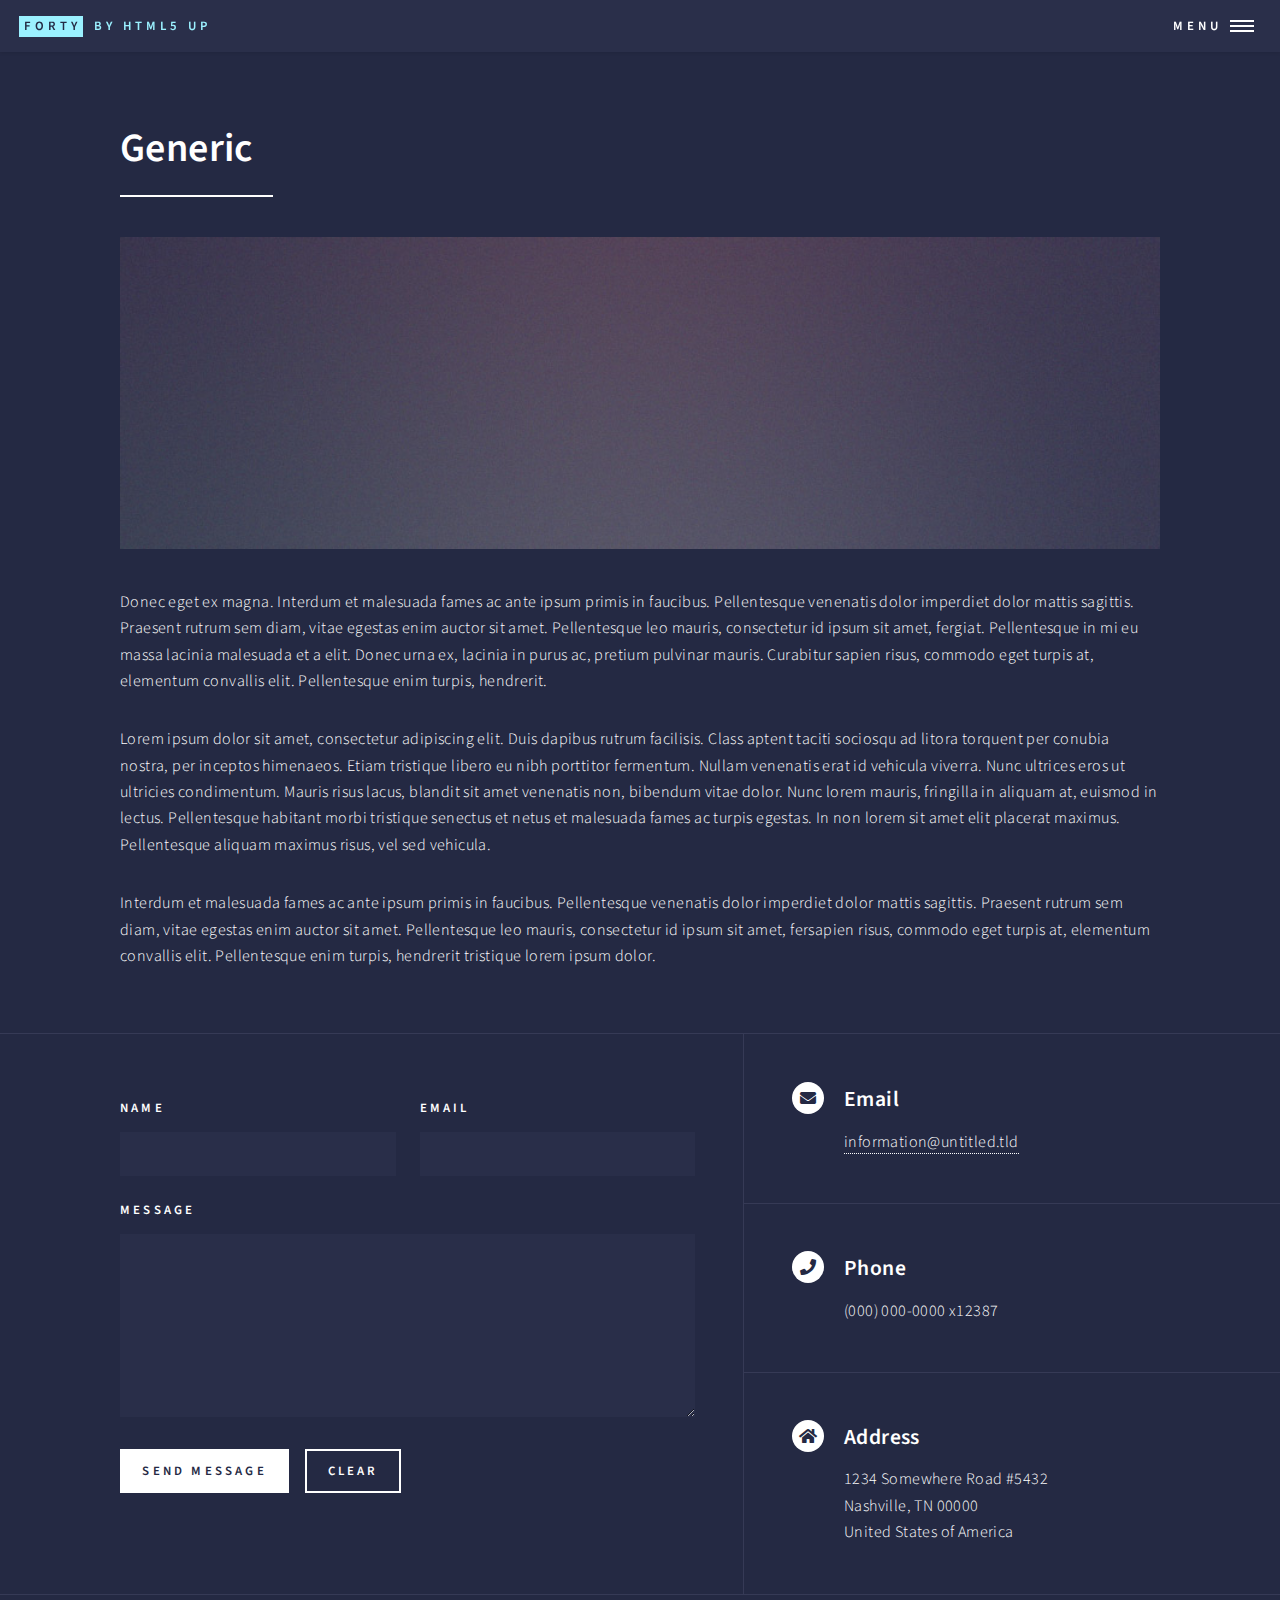
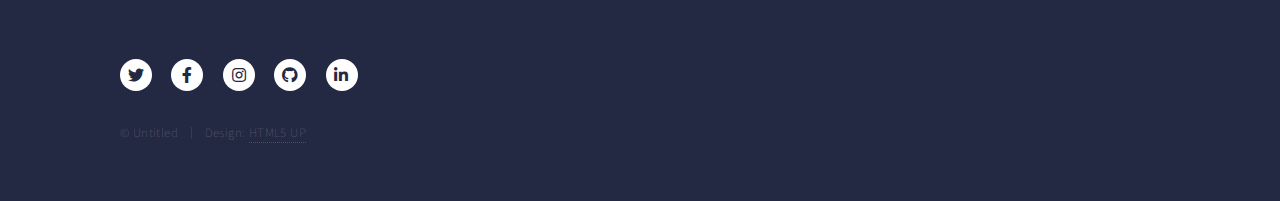
<file: generic.html>
<!DOCTYPE HTML>
<!--
	Forty by HTML5 UP
	html5up.net | @ajlkn
	Free for personal and commercial use under the CCA 3.0 license (html5up.net/license)
-->
<html>
	<head>
		<title>Generic - Forty by HTML5 UP</title>
		<meta charset="utf-8" />
		<meta name="viewport" content="width=device-width, initial-scale=1, user-scalable=no" />
		<link rel="stylesheet" href="assets/css/main.css" />
		<noscript><link rel="stylesheet" href="assets/css/noscript.css" /></noscript>
	</head>
	<body class="is-preload">

		<!-- Wrapper -->
			<div id="wrapper">

				<!-- Header -->
					<header id="header">
						<a href="index.html" class="logo"><strong>Forty</strong> <span>by HTML5 UP</span></a>
						<nav>
							<a href="#menu">Menu</a>
						</nav>
					</header>

				<!-- Menu -->
					<nav id="menu">
						<ul class="links">
							<li><a href="index.html">Home</a></li>
							<li><a href="landing.html">Landing</a></li>
							<li><a href="generic.html">Generic</a></li>
							<li><a href="elements.html">Elements</a></li>
						</ul>
						<ul class="actions stacked">
							<li><a href="#" class="button primary fit">Get Started</a></li>
							<li><a href="#" class="button fit">Log In</a></li>
						</ul>
					</nav>

				<!-- Main -->
					<div id="main" class="alt">

						<!-- One -->
							<section id="one">
								<div class="inner">
									<header class="major">
										<h1>Generic</h1>
									</header>
									<span class="image main"><img src="images/pic11.jpg" alt="" /></span>
									<p>Donec eget ex magna. Interdum et malesuada fames ac ante ipsum primis in faucibus. Pellentesque venenatis dolor imperdiet dolor mattis sagittis. Praesent rutrum sem diam, vitae egestas enim auctor sit amet. Pellentesque leo mauris, consectetur id ipsum sit amet, fergiat. Pellentesque in mi eu massa lacinia malesuada et a elit. Donec urna ex, lacinia in purus ac, pretium pulvinar mauris. Curabitur sapien risus, commodo eget turpis at, elementum convallis elit. Pellentesque enim turpis, hendrerit.</p>
									<p>Lorem ipsum dolor sit amet, consectetur adipiscing elit. Duis dapibus rutrum facilisis. Class aptent taciti sociosqu ad litora torquent per conubia nostra, per inceptos himenaeos. Etiam tristique libero eu nibh porttitor fermentum. Nullam venenatis erat id vehicula viverra. Nunc ultrices eros ut ultricies condimentum. Mauris risus lacus, blandit sit amet venenatis non, bibendum vitae dolor. Nunc lorem mauris, fringilla in aliquam at, euismod in lectus. Pellentesque habitant morbi tristique senectus et netus et malesuada fames ac turpis egestas. In non lorem sit amet elit placerat maximus. Pellentesque aliquam maximus risus, vel sed vehicula.</p>
									<p>Interdum et malesuada fames ac ante ipsum primis in faucibus. Pellentesque venenatis dolor imperdiet dolor mattis sagittis. Praesent rutrum sem diam, vitae egestas enim auctor sit amet. Pellentesque leo mauris, consectetur id ipsum sit amet, fersapien risus, commodo eget turpis at, elementum convallis elit. Pellentesque enim turpis, hendrerit tristique lorem ipsum dolor.</p>
								</div>
							</section>

					</div>

				<!-- Contact -->
					<section id="contact">
						<div class="inner">
							<section>
								<form method="post" action="#">
									<div class="fields">
										<div class="field half">
											<label for="name">Name</label>
											<input type="text" name="name" id="name" />
										</div>
										<div class="field half">
											<label for="email">Email</label>
											<input type="text" name="email" id="email" />
										</div>
										<div class="field">
											<label for="message">Message</label>
											<textarea name="message" id="message" rows="6"></textarea>
										</div>
									</div>
									<ul class="actions">
										<li><input type="submit" value="Send Message" class="primary" /></li>
										<li><input type="reset" value="Clear" /></li>
									</ul>
								</form>
							</section>
							<section class="split">
								<section>
									<div class="contact-method">
										<span class="icon solid alt fa-envelope"></span>
										<h3>Email</h3>
										<a href="#">information@untitled.tld</a>
									</div>
								</section>
								<section>
									<div class="contact-method">
										<span class="icon solid alt fa-phone"></span>
										<h3>Phone</h3>
										<span>(000) 000-0000 x12387</span>
									</div>
								</section>
								<section>
									<div class="contact-method">
										<span class="icon solid alt fa-home"></span>
										<h3>Address</h3>
										<span>1234 Somewhere Road #5432<br />
										Nashville, TN 00000<br />
										United States of America</span>
									</div>
								</section>
							</section>
						</div>
					</section>

				<!-- Footer -->
					<footer id="footer">
						<div class="inner">
							<ul class="icons">
								<li><a href="#" class="icon brands alt fa-twitter"><span class="label">Twitter</span></a></li>
								<li><a href="#" class="icon brands alt fa-facebook-f"><span class="label">Facebook</span></a></li>
								<li><a href="#" class="icon brands alt fa-instagram"><span class="label">Instagram</span></a></li>
								<li><a href="#" class="icon brands alt fa-github"><span class="label">GitHub</span></a></li>
								<li><a href="#" class="icon brands alt fa-linkedin-in"><span class="label">LinkedIn</span></a></li>
							</ul>
							<ul class="copyright">
								<li>&copy; Untitled</li><li>Design: <a href="https://html5up.net">HTML5 UP</a></li>
							</ul>
						</div>
					</footer>

			</div>

		<!-- Scripts -->
			<script src="assets/js/jquery.min.js"></script>
			<script src="assets/js/jquery.scrolly.min.js"></script>
			<script src="assets/js/jquery.scrollex.min.js"></script>
			<script src="assets/js/browser.min.js"></script>
			<script src="assets/js/breakpoints.min.js"></script>
			<script src="assets/js/util.js"></script>
			<script src="assets/js/main.js"></script>

	</body>
</html>
</file>
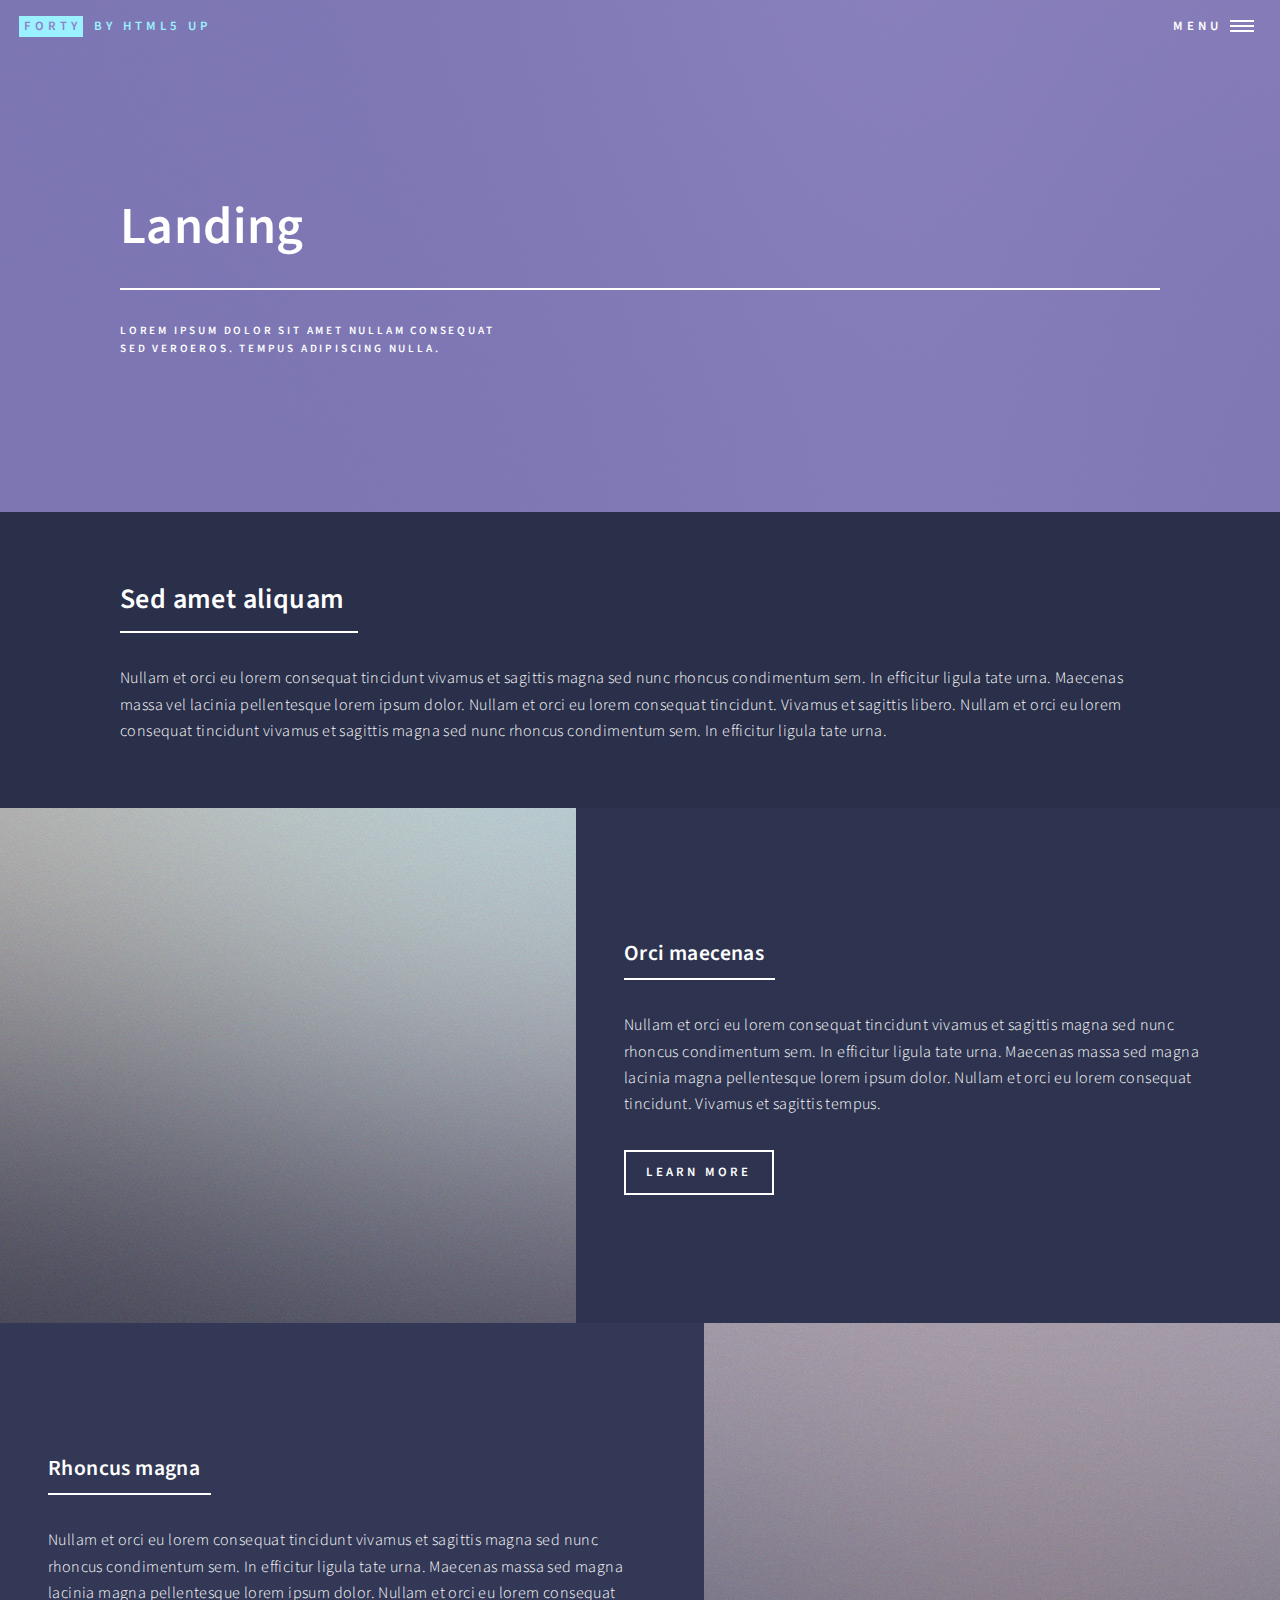
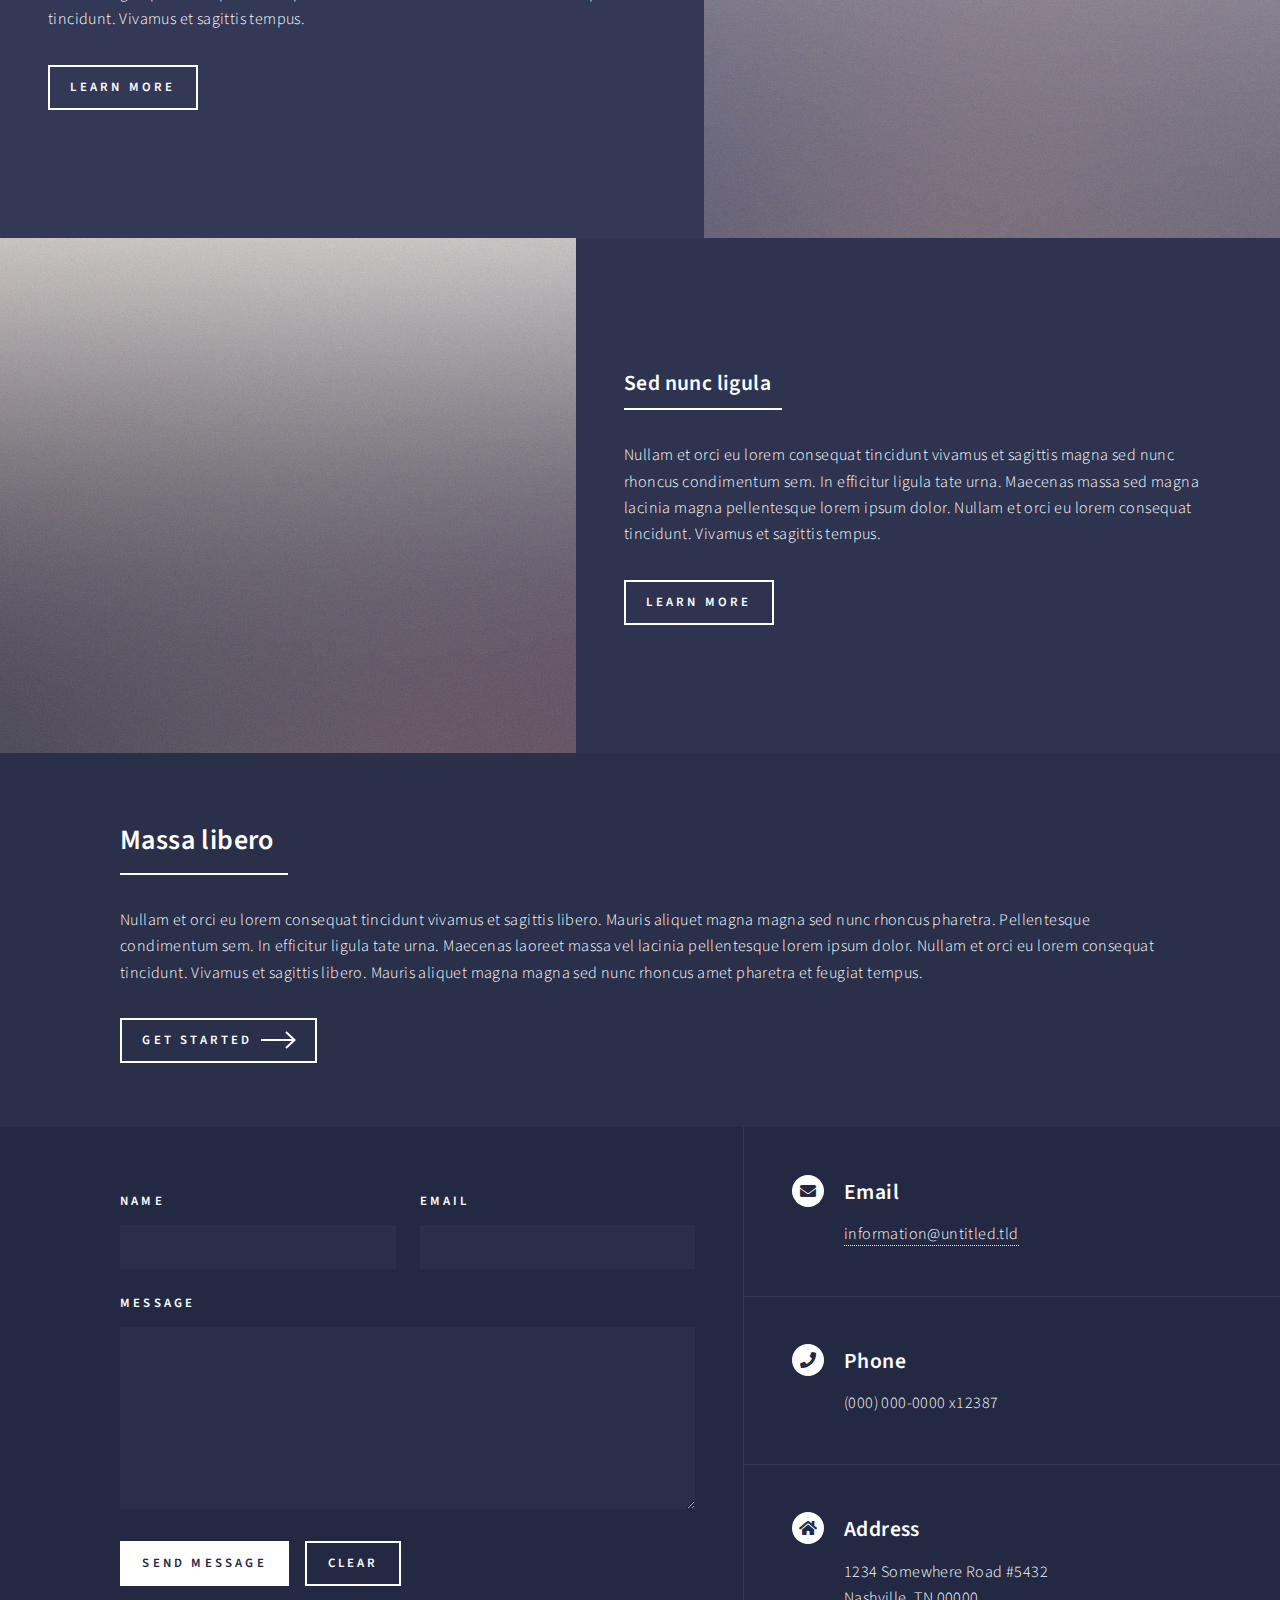
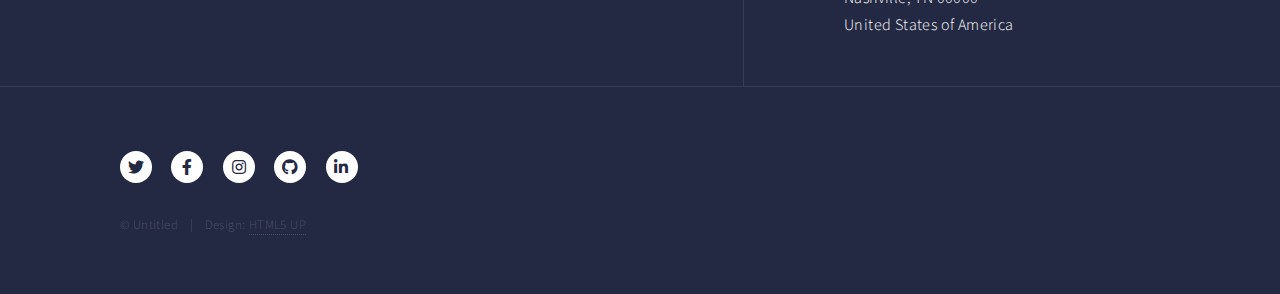
<file: landing.html>
<!DOCTYPE HTML>
<!--
	Forty by HTML5 UP
	html5up.net | @ajlkn
	Free for personal and commercial use under the CCA 3.0 license (html5up.net/license)
-->
<html>
	<head>
		<title>Landing - Forty by HTML5 UP</title>
		<meta charset="utf-8" />
		<meta name="viewport" content="width=device-width, initial-scale=1, user-scalable=no" />
		<link rel="stylesheet" href="assets/css/main.css" />
		<noscript><link rel="stylesheet" href="assets/css/noscript.css" /></noscript>
	</head>
	<body class="is-preload">

		<!-- Wrapper -->
			<div id="wrapper">

				<!-- Header -->
				<!-- Note: The "styleN" class below should match that of the banner element. -->
					<header id="header" class="alt style2">
						<a href="index.html" class="logo"><strong>Forty</strong> <span>by HTML5 UP</span></a>
						<nav>
							<a href="#menu">Menu</a>
						</nav>
					</header>

				<!-- Menu -->
					<nav id="menu">
						<ul class="links">
							<li><a href="index.html">Home</a></li>
							<li><a href="landing.html">Landing</a></li>
							<li><a href="generic.html">Generic</a></li>
							<li><a href="elements.html">Elements</a></li>
						</ul>
						<ul class="actions stacked">
							<li><a href="#" class="button primary fit">Get Started</a></li>
							<li><a href="#" class="button fit">Log In</a></li>
						</ul>
					</nav>

				<!-- Banner -->
				<!-- Note: The "styleN" class below should match that of the header element. -->
					<section id="banner" class="style2">
						<div class="inner">
							<span class="image">
								<img src="images/pic07.jpg" alt="" />
							</span>
							<header class="major">
								<h1>Landing</h1>
							</header>
							<div class="content">
								<p>Lorem ipsum dolor sit amet nullam consequat<br />
								sed veroeros. tempus adipiscing nulla.</p>
							</div>
						</div>
					</section>

				<!-- Main -->
					<div id="main">

						<!-- One -->
							<section id="one">
								<div class="inner">
									<header class="major">
										<h2>Sed amet aliquam</h2>
									</header>
									<p>Nullam et orci eu lorem consequat tincidunt vivamus et sagittis magna sed nunc rhoncus condimentum sem. In efficitur ligula tate urna. Maecenas massa vel lacinia pellentesque lorem ipsum dolor. Nullam et orci eu lorem consequat tincidunt. Vivamus et sagittis libero. Nullam et orci eu lorem consequat tincidunt vivamus et sagittis magna sed nunc rhoncus condimentum sem. In efficitur ligula tate urna.</p>
								</div>
							</section>

						<!-- Two -->
							<section id="two" class="spotlights">
								<section>
									<a href="generic.html" class="image">
										<img src="images/pic08.jpg" alt="" data-position="center center" />
									</a>
									<div class="content">
										<div class="inner">
											<header class="major">
												<h3>Orci maecenas</h3>
											</header>
											<p>Nullam et orci eu lorem consequat tincidunt vivamus et sagittis magna sed nunc rhoncus condimentum sem. In efficitur ligula tate urna. Maecenas massa sed magna lacinia magna pellentesque lorem ipsum dolor. Nullam et orci eu lorem consequat tincidunt. Vivamus et sagittis tempus.</p>
											<ul class="actions">
												<li><a href="generic.html" class="button">Learn more</a></li>
											</ul>
										</div>
									</div>
								</section>
								<section>
									<a href="generic.html" class="image">
										<img src="images/pic09.jpg" alt="" data-position="top center" />
									</a>
									<div class="content">
										<div class="inner">
											<header class="major">
												<h3>Rhoncus magna</h3>
											</header>
											<p>Nullam et orci eu lorem consequat tincidunt vivamus et sagittis magna sed nunc rhoncus condimentum sem. In efficitur ligula tate urna. Maecenas massa sed magna lacinia magna pellentesque lorem ipsum dolor. Nullam et orci eu lorem consequat tincidunt. Vivamus et sagittis tempus.</p>
											<ul class="actions">
												<li><a href="generic.html" class="button">Learn more</a></li>
											</ul>
										</div>
									</div>
								</section>
								<section>
									<a href="generic.html" class="image">
										<img src="images/pic10.jpg" alt="" data-position="25% 25%" />
									</a>
									<div class="content">
										<div class="inner">
											<header class="major">
												<h3>Sed nunc ligula</h3>
											</header>
											<p>Nullam et orci eu lorem consequat tincidunt vivamus et sagittis magna sed nunc rhoncus condimentum sem. In efficitur ligula tate urna. Maecenas massa sed magna lacinia magna pellentesque lorem ipsum dolor. Nullam et orci eu lorem consequat tincidunt. Vivamus et sagittis tempus.</p>
											<ul class="actions">
												<li><a href="generic.html" class="button">Learn more</a></li>
											</ul>
										</div>
									</div>
								</section>
							</section>

						<!-- Three -->
							<section id="three">
								<div class="inner">
									<header class="major">
										<h2>Massa libero</h2>
									</header>
									<p>Nullam et orci eu lorem consequat tincidunt vivamus et sagittis libero. Mauris aliquet magna magna sed nunc rhoncus pharetra. Pellentesque condimentum sem. In efficitur ligula tate urna. Maecenas laoreet massa vel lacinia pellentesque lorem ipsum dolor. Nullam et orci eu lorem consequat tincidunt. Vivamus et sagittis libero. Mauris aliquet magna magna sed nunc rhoncus amet pharetra et feugiat tempus.</p>
									<ul class="actions">
										<li><a href="generic.html" class="button next">Get Started</a></li>
									</ul>
								</div>
							</section>

					</div>

				<!-- Contact -->
					<section id="contact">
						<div class="inner">
							<section>
								<form method="post" action="#">
									<div class="fields">
										<div class="field half">
											<label for="name">Name</label>
											<input type="text" name="name" id="name" />
										</div>
										<div class="field half">
											<label for="email">Email</label>
											<input type="text" name="email" id="email" />
										</div>
										<div class="field">
											<label for="message">Message</label>
											<textarea name="message" id="message" rows="6"></textarea>
										</div>
									</div>
									<ul class="actions">
										<li><input type="submit" value="Send Message" class="primary" /></li>
										<li><input type="reset" value="Clear" /></li>
									</ul>
								</form>
							</section>
							<section class="split">
								<section>
									<div class="contact-method">
										<span class="icon solid alt fa-envelope"></span>
										<h3>Email</h3>
										<a href="#">information@untitled.tld</a>
									</div>
								</section>
								<section>
									<div class="contact-method">
										<span class="icon solid alt fa-phone"></span>
										<h3>Phone</h3>
										<span>(000) 000-0000 x12387</span>
									</div>
								</section>
								<section>
									<div class="contact-method">
										<span class="icon solid alt fa-home"></span>
										<h3>Address</h3>
										<span>1234 Somewhere Road #5432<br />
										Nashville, TN 00000<br />
										United States of America</span>
									</div>
								</section>
							</section>
						</div>
					</section>

				<!-- Footer -->
					<footer id="footer">
						<div class="inner">
							<ul class="icons">
								<li><a href="#" class="icon brands alt fa-twitter"><span class="label">Twitter</span></a></li>
								<li><a href="#" class="icon brands alt fa-facebook-f"><span class="label">Facebook</span></a></li>
								<li><a href="#" class="icon brands alt fa-instagram"><span class="label">Instagram</span></a></li>
								<li><a href="#" class="icon brands alt fa-github"><span class="label">GitHub</span></a></li>
								<li><a href="#" class="icon brands alt fa-linkedin-in"><span class="label">LinkedIn</span></a></li>
							</ul>
							<ul class="copyright">
								<li>&copy; Untitled</li><li>Design: <a href="https://html5up.net">HTML5 UP</a></li>
							</ul>
						</div>
					</footer>

			</div>

		<!-- Scripts -->
			<script src="assets/js/jquery.min.js"></script>
			<script src="assets/js/jquery.scrolly.min.js"></script>
			<script src="assets/js/jquery.scrollex.min.js"></script>
			<script src="assets/js/browser.min.js"></script>
			<script src="assets/js/breakpoints.min.js"></script>
			<script src="assets/js/util.js"></script>
			<script src="assets/js/main.js"></script>

	</body>
</html>
</file>
<file: assets/css/noscript.css>
/*
	Forty by HTML5 UP
	html5up.net | @ajlkn
	Free for personal and commercial use under the CCA 3.0 license (html5up.net/license)
*/

/* Banner */

	body.is-preload #banner:after {
		opacity: 0.85;
	}

	body.is-preload #banner > .inner {
		-moz-filter: none;
		-webkit-filter: none;
		-ms-filter: none;
		filter: none;
		-moz-transform: none;
		-webkit-transform: none;
		-ms-transform: none;
		transform: none;
		opacity: 1;
	}
</file>
<file: assets/css/main.css>
@import url(fontawesome-all.min.css);
@import url("https://fonts.googleapis.com/css?family=Source+Sans+Pro:300,300italic,600,600italic");

/*
	Forty by HTML5 UP
	html5up.net | @ajlkn
	Free for personal and commercial use under the CCA 3.0 license (html5up.net/license)
*/

html, body, div, span, applet, object,
iframe, h1, h2, h3, h4, h5, h6, p, blockquote,
pre, a, abbr, acronym, address, big, cite,
code, del, dfn, em, img, ins, kbd, q, s, samp,
small, strike, strong, sub, sup, tt, var, b,
u, i, center, dl, dt, dd, ol, ul, li, fieldset,
form, label, legend, table, caption, tbody,
tfoot, thead, tr, th, td, article, aside,
canvas, details, embed, figure, figcaption,
footer, header, hgroup, menu, nav, output, ruby,
section, summary, time, mark, audio, video {
	margin: 0;
	padding: 0;
	border: 0;
	font-size: 100%;
	font: inherit;
	vertical-align: baseline;}

article, aside, details, figcaption, figure,
footer, header, hgroup, menu, nav, section {
	display: block;}

body {
	line-height: 1;
}

ol, ul {
	list-style: none;
}

blockquote, q {
	quotes: none;
}

	blockquote:before, blockquote:after, q:before, q:after {
		content: '';
		content: none;
	}

table {
	border-collapse: collapse;
	border-spacing: 0;
}

body {
	-webkit-text-size-adjust: none;
}

mark {
	background-color: transparent;
	color: inherit;
}

input::-moz-focus-inner {
	border: 0;
	padding: 0;
}

input, select, textarea {
	-moz-appearance: none;
	-webkit-appearance: none;
	-ms-appearance: none;
	appearance: none;
}

/* Basic */

	@-ms-viewport {
		width: device-width;
	}

	body {
		-ms-overflow-style: scrollbar;
	}

	@media screen and (max-width: 480px) {

		html, body {
			min-width: 320px;
		}

	}

	html {
		box-sizing: border-box;
	}

	*, *:before, *:after {
		box-sizing: inherit;
	}

	body {
		background: #242943;
	}

		body.is-preload *, body.is-preload *:before, body.is-preload *:after {
			-moz-animation: none !important;
			-webkit-animation: none !important;
			-ms-animation: none !important;
			animation: none !important;
			-moz-transition: none !important;
			-webkit-transition: none !important;
			-ms-transition: none !important;
			transition: none !important;
		}

/* Type */

	body, input, select, textarea {
		color: #ffffff;
		font-family: "Source Sans Pro", Helvetica, sans-serif;
		font-size: 17pt;
		font-weight: 300;
		letter-spacing: 0.025em;
		line-height: 1.65;
	}

		@media screen and (max-width: 1680px) {

			body, input, select, textarea {
				font-size: 14pt;
			}

		}

		@media screen and (max-width: 1280px) {

			body, input, select, textarea {
				font-size: 12pt;
			}

		}

		@media screen and (max-width: 360px) {

			body, input, select, textarea {
				font-size: 11pt;
			}

		}

	a {
		-moz-transition: color 0.2s ease-in-out, border-bottom-color 0.2s ease-in-out;
		-webkit-transition: color 0.2s ease-in-out, border-bottom-color 0.2s ease-in-out;
		-ms-transition: color 0.2s ease-in-out, border-bottom-color 0.2s ease-in-out;
		transition: color 0.2s ease-in-out, border-bottom-color 0.2s ease-in-out;
		border-bottom: dotted 1px;
		color: inherit;
		text-decoration: none;
	}

		a:hover {
			border-bottom-color: transparent;
			color: #9bf1ff !important;
		}

		a:active {
			color: #53e3fb !important;
		}

	strong, b {
		color: #ffffff;
		font-weight: 600;
	}

	em, i {
		font-style: italic;
	}

	p {
		margin: 0 0 2em 0;
	}

	h1, h2, h3, h4, h5, h6 {
		color: #ffffff;
		font-weight: 600;
		line-height: 1.65;
		margin: 0 0 1em 0;
	}

		h1 a, h2 a, h3 a, h4 a, h5 a, h6 a {
			color: inherit;
			border-bottom: 0;
		}

	h1 {
		font-size: 2.5em;
	}

	h2 {
		font-size: 1.75em;
	}

	h3 {
		font-size: 1.35em;
	}

	h4 {
		font-size: 1.1em;
	}

	h5 {
		font-size: 0.9em;
	}

	h6 {
		font-size: 0.7em;
	}

	@media screen and (max-width: 736px) {

		h1 {
			font-size: 2em;
		}

		h2 {
			font-size: 1.5em;
		}

		h3 {
			font-size: 1.25em;
		}

	}

	sub {
		font-size: 0.8em;
		position: relative;
		top: 0.5em;
	}

	sup {
		font-size: 0.8em;
		position: relative;
		top: -0.5em;
	}

	blockquote {
		border-left: solid 4px rgba(212, 212, 255, 0.1);
		font-style: italic;
		margin: 0 0 2em 0;
		padding: 0.5em 0 0.5em 2em;
	}

	code {
		background: rgba(212, 212, 255, 0.035);
		font-family: "Courier New", monospace;
		font-size: 0.9em;
		margin: 0 0.25em;
		padding: 0.25em 0.65em;
	}

	pre {
		-webkit-overflow-scrolling: touch;
		font-family: "Courier New", monospace;
		font-size: 0.9em;
		margin: 0 0 2em 0;
	}

		pre code {
			display: block;
			line-height: 1.75;
			padding: 1em 1.5em;
			overflow-x: auto;
		}

	hr {
		border: 0;
		border-bottom: solid 1px rgba(212, 212, 255, 0.1);
		margin: 2em 0;
	}

		hr.major {
			margin: 3em 0;
		}

	.align-left {
		text-align: left;
	}

	.align-center {
		text-align: center;
	}

	.align-right {
		text-align: right;
	}

/* Row */

	.row {
		display: flex;
		flex-wrap: wrap;
		box-sizing: border-box;
		align-items: stretch;
	}

		.row > * {
			box-sizing: border-box;
		}

		.row.gtr-uniform > * > :last-child {
			margin-bottom: 0;
		}

		.row.aln-left {
			justify-content: flex-start;
		}

		.row.aln-center {
			justify-content: center;
		}

		.row.aln-right {
			justify-content: flex-end;
		}

		.row.aln-top {
			align-items: flex-start;
		}

		.row.aln-middle {
			align-items: center;
		}

		.row.aln-bottom {
			align-items: flex-end;
		}

		.row > .imp {
			order: -1;
		}

		.row > .col-1 {
			width: 8.33333%;
		}

		.row > .off-1 {
			margin-left: 8.33333%;
		}

		.row > .col-2 {
			width: 16.66667%;
		}

		.row > .off-2 {
			margin-left: 16.66667%;
		}

		.row > .col-3 {
			width: 25%;
		}

		.row > .off-3 {
			margin-left: 25%;
		}

		.row > .col-4 {
			width: 33.33333%;
		}

		.row > .off-4 {
			margin-left: 33.33333%;
		}

		.row > .col-5 {
			width: 41.66667%;
		}

		.row > .off-5 {
			margin-left: 41.66667%;
		}

		.row > .col-6 {
			width: 50%;
		}

		.row > .off-6 {
			margin-left: 50%;
		}

		.row > .col-7 {
			width: 58.33333%;
		}

		.row > .off-7 {
			margin-left: 58.33333%;
		}

		.row > .col-8 {
			width: 66.66667%;
		}

		.row > .off-8 {
			margin-left: 66.66667%;
		}

		.row > .col-9 {
			width: 75%;
		}

		.row > .off-9 {
			margin-left: 75%;
		}

		.row > .col-10 {
			width: 83.33333%;
		}

		.row > .off-10 {
			margin-left: 83.33333%;
		}

		.row > .col-11 {
			width: 91.66667%;
		}

		.row > .off-11 {
			margin-left: 91.66667%;
		}

		.row > .col-12 {
			width: 100%;
		}

		.row > .off-12 {
			margin-left: 100%;
		}

		.row.gtr-0 {
			margin-top: 0;
			margin-left: 0em;
		}

			.row.gtr-0 > * {
				padding: 0 0 0 0em;
			}

			.row.gtr-0.gtr-uniform {
				margin-top: 0em;
			}

				.row.gtr-0.gtr-uniform > * {
					padding-top: 0em;
				}

		.row.gtr-25 {
			margin-top: 0;
			margin-left: -0.5em;
		}

			.row.gtr-25 > * {
				padding: 0 0 0 0.5em;
			}

			.row.gtr-25.gtr-uniform {
				margin-top: -0.5em;
			}

				.row.gtr-25.gtr-uniform > * {
					padding-top: 0.5em;
				}

		.row.gtr-50 {
			margin-top: 0;
			margin-left: -1em;
		}

			.row.gtr-50 > * {
				padding: 0 0 0 1em;
			}

			.row.gtr-50.gtr-uniform {
				margin-top: -1em;
			}

				.row.gtr-50.gtr-uniform > * {
					padding-top: 1em;
				}

		.row {
			margin-top: 0;
			margin-left: -2em;
		}

			.row > * {
				padding: 0 0 0 2em;
			}

			.row.gtr-uniform {
				margin-top: -2em;
			}

				.row.gtr-uniform > * {
					padding-top: 2em;
				}

		.row.gtr-150 {
			margin-top: 0;
			margin-left: -3em;
		}

			.row.gtr-150 > * {
				padding: 0 0 0 3em;
			}

			.row.gtr-150.gtr-uniform {
				margin-top: -3em;
			}

				.row.gtr-150.gtr-uniform > * {
					padding-top: 3em;
				}

		.row.gtr-200 {
			margin-top: 0;
			margin-left: -4em;
		}

			.row.gtr-200 > * {
				padding: 0 0 0 4em;
			}

			.row.gtr-200.gtr-uniform {
				margin-top: -4em;
			}

				.row.gtr-200.gtr-uniform > * {
					padding-top: 4em;
				}

		@media screen and (max-width: 1680px) {

			.row {
				display: flex;
				flex-wrap: wrap;
				box-sizing: border-box;
				align-items: stretch;
			}

				.row > * {
					box-sizing: border-box;
				}

				.row.gtr-uniform > * > :last-child {
					margin-bottom: 0;
				}

				.row.aln-left {
					justify-content: flex-start;
				}

				.row.aln-center {
					justify-content: center;
				}

				.row.aln-right {
					justify-content: flex-end;
				}

				.row.aln-top {
					align-items: flex-start;
				}

				.row.aln-middle {
					align-items: center;
				}

				.row.aln-bottom {
					align-items: flex-end;
				}

				.row > .imp-xlarge {
					order: -1;
				}

				.row > .col-1-xlarge {
					width: 8.33333%;
				}

				.row > .off-1-xlarge {
					margin-left: 8.33333%;
				}

				.row > .col-2-xlarge {
					width: 16.66667%;
				}

				.row > .off-2-xlarge {
					margin-left: 16.66667%;
				}

				.row > .col-3-xlarge {
					width: 25%;
				}

				.row > .off-3-xlarge {
					margin-left: 25%;
				}

				.row > .col-4-xlarge {
					width: 33.33333%;
				}

				.row > .off-4-xlarge {
					margin-left: 33.33333%;
				}

				.row > .col-5-xlarge {
					width: 41.66667%;
				}

				.row > .off-5-xlarge {
					margin-left: 41.66667%;
				}

				.row > .col-6-xlarge {
					width: 50%;
				}

				.row > .off-6-xlarge {
					margin-left: 50%;
				}

				.row > .col-7-xlarge {
					width: 58.33333%;
				}

				.row > .off-7-xlarge {
					margin-left: 58.33333%;
				}

				.row > .col-8-xlarge {
					width: 66.66667%;
				}

				.row > .off-8-xlarge {
					margin-left: 66.66667%;
				}

				.row > .col-9-xlarge {
					width: 75%;
				}

				.row > .off-9-xlarge {
					margin-left: 75%;
				}

				.row > .col-10-xlarge {
					width: 83.33333%;
				}

				.row > .off-10-xlarge {
					margin-left: 83.33333%;
				}

				.row > .col-11-xlarge {
					width: 91.66667%;
				}

				.row > .off-11-xlarge {
					margin-left: 91.66667%;
				}

				.row > .col-12-xlarge {
					width: 100%;
				}

				.row > .off-12-xlarge {
					margin-left: 100%;
				}

				.row.gtr-0 {
					margin-top: 0;
					margin-left: 0em;
				}

					.row.gtr-0 > * {
						padding: 0 0 0 0em;
					}

					.row.gtr-0.gtr-uniform {
						margin-top: 0em;
					}

						.row.gtr-0.gtr-uniform > * {
							padding-top: 0em;
						}

				.row.gtr-25 {
					margin-top: 0;
					margin-left: -0.5em;
				}

					.row.gtr-25 > * {
						padding: 0 0 0 0.5em;
					}

					.row.gtr-25.gtr-uniform {
						margin-top: -0.5em;
					}

						.row.gtr-25.gtr-uniform > * {
							padding-top: 0.5em;
						}

				.row.gtr-50 {
					margin-top: 0;
					margin-left: -1em;
				}

					.row.gtr-50 > * {
						padding: 0 0 0 1em;
					}

					.row.gtr-50.gtr-uniform {
						margin-top: -1em;
					}

						.row.gtr-50.gtr-uniform > * {
							padding-top: 1em;
						}

				.row {
					margin-top: 0;
					margin-left: -2em;
				}

					.row > * {
						padding: 0 0 0 2em;
					}

					.row.gtr-uniform {
						margin-top: -2em;
					}

						.row.gtr-uniform > * {
							padding-top: 2em;
						}

				.row.gtr-150 {
					margin-top: 0;
					margin-left: -3em;
				}

					.row.gtr-150 > * {
						padding: 0 0 0 3em;
					}

					.row.gtr-150.gtr-uniform {
						margin-top: -3em;
					}

						.row.gtr-150.gtr-uniform > * {
							padding-top: 3em;
						}

				.row.gtr-200 {
					margin-top: 0;
					margin-left: -4em;
				}

					.row.gtr-200 > * {
						padding: 0 0 0 4em;
					}

					.row.gtr-200.gtr-uniform {
						margin-top: -4em;
					}

						.row.gtr-200.gtr-uniform > * {
							padding-top: 4em;
						}

		}

		@media screen and (max-width: 1280px) {

			.row {
				display: flex;
				flex-wrap: wrap;
				box-sizing: border-box;
				align-items: stretch;
			}

				.row > * {
					box-sizing: border-box;
				}

				.row.gtr-uniform > * > :last-child {
					margin-bottom: 0;
				}

				.row.aln-left {
					justify-content: flex-start;
				}

				.row.aln-center {
					justify-content: center;
				}

				.row.aln-right {
					justify-content: flex-end;
				}

				.row.aln-top {
					align-items: flex-start;
				}

				.row.aln-middle {
					align-items: center;
				}

				.row.aln-bottom {
					align-items: flex-end;
				}

				.row > .imp-large {
					order: -1;
				}

				.row > .col-1-large {
					width: 8.33333%;
				}

				.row > .off-1-large {
					margin-left: 8.33333%;
				}

				.row > .col-2-large {
					width: 16.66667%;
				}

				.row > .off-2-large {
					margin-left: 16.66667%;
				}

				.row > .col-3-large {
					width: 25%;
				}

				.row > .off-3-large {
					margin-left: 25%;
				}

				.row > .col-4-large {
					width: 33.33333%;
				}

				.row > .off-4-large {
					margin-left: 33.33333%;
				}

				.row > .col-5-large {
					width: 41.66667%;
				}

				.row > .off-5-large {
					margin-left: 41.66667%;
				}

				.row > .col-6-large {
					width: 50%;
				}

				.row > .off-6-large {
					margin-left: 50%;
				}

				.row > .col-7-large {
					width: 58.33333%;
				}

				.row > .off-7-large {
					margin-left: 58.33333%;
				}

				.row > .col-8-large {
					width: 66.66667%;
				}

				.row > .off-8-large {
					margin-left: 66.66667%;
				}

				.row > .col-9-large {
					width: 75%;
				}

				.row > .off-9-large {
					margin-left: 75%;
				}

				.row > .col-10-large {
					width: 83.33333%;
				}

				.row > .off-10-large {
					margin-left: 83.33333%;
				}

				.row > .col-11-large {
					width: 91.66667%;
				}

				.row > .off-11-large {
					margin-left: 91.66667%;
				}

				.row > .col-12-large {
					width: 100%;
				}

				.row > .off-12-large {
					margin-left: 100%;
				}

				.row.gtr-0 {
					margin-top: 0;
					margin-left: 0em;
				}

					.row.gtr-0 > * {
						padding: 0 0 0 0em;
					}

					.row.gtr-0.gtr-uniform {
						margin-top: 0em;
					}

						.row.gtr-0.gtr-uniform > * {
							padding-top: 0em;
						}

				.row.gtr-25 {
					margin-top: 0;
					margin-left: -0.375em;
				}

					.row.gtr-25 > * {
						padding: 0 0 0 0.375em;
					}

					.row.gtr-25.gtr-uniform {
						margin-top: -0.375em;
					}

						.row.gtr-25.gtr-uniform > * {
							padding-top: 0.375em;
						}

				.row.gtr-50 {
					margin-top: 0;
					margin-left: -0.75em;
				}

					.row.gtr-50 > * {
						padding: 0 0 0 0.75em;
					}

					.row.gtr-50.gtr-uniform {
						margin-top: -0.75em;
					}

						.row.gtr-50.gtr-uniform > * {
							padding-top: 0.75em;
						}

				.row {
					margin-top: 0;
					margin-left: -1.5em;
				}

					.row > * {
						padding: 0 0 0 1.5em;
					}

					.row.gtr-uniform {
						margin-top: -1.5em;
					}

						.row.gtr-uniform > * {
							padding-top: 1.5em;
						}

				.row.gtr-150 {
					margin-top: 0;
					margin-left: -2.25em;
				}

					.row.gtr-150 > * {
						padding: 0 0 0 2.25em;
					}

					.row.gtr-150.gtr-uniform {
						margin-top: -2.25em;
					}

						.row.gtr-150.gtr-uniform > * {
							padding-top: 2.25em;
						}

				.row.gtr-200 {
					margin-top: 0;
					margin-left: -3em;
				}

					.row.gtr-200 > * {
						padding: 0 0 0 3em;
					}

					.row.gtr-200.gtr-uniform {
						margin-top: -3em;
					}

						.row.gtr-200.gtr-uniform > * {
							padding-top: 3em;
						}

		}

		@media screen and (max-width: 980px) {

			.row {
				display: flex;
				flex-wrap: wrap;
				box-sizing: border-box;
				align-items: stretch;
			}

				.row > * {
					box-sizing: border-box;
				}

				.row.gtr-uniform > * > :last-child {
					margin-bottom: 0;
				}

				.row.aln-left {
					justify-content: flex-start;
				}

				.row.aln-center {
					justify-content: center;
				}

				.row.aln-right {
					justify-content: flex-end;
				}

				.row.aln-top {
					align-items: flex-start;
				}

				.row.aln-middle {
					align-items: center;
				}

				.row.aln-bottom {
					align-items: flex-end;
				}

				.row > .imp-medium {
					order: -1;
				}

				.row > .col-1-medium {
					width: 8.33333%;
				}

				.row > .off-1-medium {
					margin-left: 8.33333%;
				}

				.row > .col-2-medium {
					width: 16.66667%;
				}

				.row > .off-2-medium {
					margin-left: 16.66667%;
				}

				.row > .col-3-medium {
					width: 25%;
				}

				.row > .off-3-medium {
					margin-left: 25%;
				}

				.row > .col-4-medium {
					width: 33.33333%;
				}

				.row > .off-4-medium {
					margin-left: 33.33333%;
				}

				.row > .col-5-medium {
					width: 41.66667%;
				}

				.row > .off-5-medium {
					margin-left: 41.66667%;
				}

				.row > .col-6-medium {
					width: 50%;
				}

				.row > .off-6-medium {
					margin-left: 50%;
				}

				.row > .col-7-medium {
					width: 58.33333%;
				}

				.row > .off-7-medium {
					margin-left: 58.33333%;
				}

				.row > .col-8-medium {
					width: 66.66667%;
				}

				.row > .off-8-medium {
					margin-left: 66.66667%;
				}

				.row > .col-9-medium {
					width: 75%;
				}

				.row > .off-9-medium {
					margin-left: 75%;
				}

				.row > .col-10-medium {
					width: 83.33333%;
				}

				.row > .off-10-medium {
					margin-left: 83.33333%;
				}

				.row > .col-11-medium {
					width: 91.66667%;
				}

				.row > .off-11-medium {
					margin-left: 91.66667%;
				}

				.row > .col-12-medium {
					width: 100%;
				}

				.row > .off-12-medium {
					margin-left: 100%;
				}

				.row.gtr-0 {
					margin-top: 0;
					margin-left: 0em;
				}

					.row.gtr-0 > * {
						padding: 0 0 0 0em;
					}

					.row.gtr-0.gtr-uniform {
						margin-top: 0em;
					}

						.row.gtr-0.gtr-uniform > * {
							padding-top: 0em;
						}

				.row.gtr-25 {
					margin-top: 0;
					margin-left: -0.375em;
				}

					.row.gtr-25 > * {
						padding: 0 0 0 0.375em;
					}

					.row.gtr-25.gtr-uniform {
						margin-top: -0.375em;
					}

						.row.gtr-25.gtr-uniform > * {
							padding-top: 0.375em;
						}

				.row.gtr-50 {
					margin-top: 0;
					margin-left: -0.75em;
				}

					.row.gtr-50 > * {
						padding: 0 0 0 0.75em;
					}

					.row.gtr-50.gtr-uniform {
						margin-top: -0.75em;
					}

						.row.gtr-50.gtr-uniform > * {
							padding-top: 0.75em;
						}

				.row {
					margin-top: 0;
					margin-left: -1.5em;
				}

					.row > * {
						padding: 0 0 0 1.5em;
					}

					.row.gtr-uniform {
						margin-top: -1.5em;
					}

						.row.gtr-uniform > * {
							padding-top: 1.5em;
						}

				.row.gtr-150 {
					margin-top: 0;
					margin-left: -2.25em;
				}

					.row.gtr-150 > * {
						padding: 0 0 0 2.25em;
					}

					.row.gtr-150.gtr-uniform {
						margin-top: -2.25em;
					}

						.row.gtr-150.gtr-uniform > * {
							padding-top: 2.25em;
						}

				.row.gtr-200 {
					margin-top: 0;
					margin-left: -3em;
				}

					.row.gtr-200 > * {
						padding: 0 0 0 3em;
					}

					.row.gtr-200.gtr-uniform {
						margin-top: -3em;
					}

						.row.gtr-200.gtr-uniform > * {
							padding-top: 3em;
						}

		}

		@media screen and (max-width: 736px) {

			.row {
				display: flex;
				flex-wrap: wrap;
				box-sizing: border-box;
				align-items: stretch;
			}

				.row > * {
					box-sizing: border-box;
				}

				.row.gtr-uniform > * > :last-child {
					margin-bottom: 0;
				}

				.row.aln-left {
					justify-content: flex-start;
				}

				.row.aln-center {
					justify-content: center;
				}

				.row.aln-right {
					justify-content: flex-end;
				}

				.row.aln-top {
					align-items: flex-start;
				}

				.row.aln-middle {
					align-items: center;
				}

				.row.aln-bottom {
					align-items: flex-end;
				}

				.row > .imp-small {
					order: -1;
				}

				.row > .col-1-small {
					width: 8.33333%;
				}

				.row > .off-1-small {
					margin-left: 8.33333%;
				}

				.row > .col-2-small {
					width: 16.66667%;
				}

				.row > .off-2-small {
					margin-left: 16.66667%;
				}

				.row > .col-3-small {
					width: 25%;
				}

				.row > .off-3-small {
					margin-left: 25%;
				}

				.row > .col-4-small {
					width: 33.33333%;
				}

				.row > .off-4-small {
					margin-left: 33.33333%;
				}

				.row > .col-5-small {
					width: 41.66667%;
				}

				.row > .off-5-small {
					margin-left: 41.66667%;
				}

				.row > .col-6-small {
					width: 50%;
				}

				.row > .off-6-small {
					margin-left: 50%;
				}

				.row > .col-7-small {
					width: 58.33333%;
				}

				.row > .off-7-small {
					margin-left: 58.33333%;
				}

				.row > .col-8-small {
					width: 66.66667%;
				}

				.row > .off-8-small {
					margin-left: 66.66667%;
				}

				.row > .col-9-small {
					width: 75%;
				}

				.row > .off-9-small {
					margin-left: 75%;
				}

				.row > .col-10-small {
					width: 83.33333%;
				}

				.row > .off-10-small {
					margin-left: 83.33333%;
				}

				.row > .col-11-small {
					width: 91.66667%;
				}

				.row > .off-11-small {
					margin-left: 91.66667%;
				}

				.row > .col-12-small {
					width: 100%;
				}

				.row > .off-12-small {
					margin-left: 100%;
				}

				.row.gtr-0 {
					margin-top: 0;
					margin-left: 0em;
				}

					.row.gtr-0 > * {
						padding: 0 0 0 0em;
					}

					.row.gtr-0.gtr-uniform {
						margin-top: 0em;
					}

						.row.gtr-0.gtr-uniform > * {
							padding-top: 0em;
						}

				.row.gtr-25 {
					margin-top: 0;
					margin-left: -0.3125em;
				}

					.row.gtr-25 > * {
						padding: 0 0 0 0.3125em;
					}

					.row.gtr-25.gtr-uniform {
						margin-top: -0.3125em;
					}

						.row.gtr-25.gtr-uniform > * {
							padding-top: 0.3125em;
						}

				.row.gtr-50 {
					margin-top: 0;
					margin-left: -0.625em;
				}

					.row.gtr-50 > * {
						padding: 0 0 0 0.625em;
					}

					.row.gtr-50.gtr-uniform {
						margin-top: -0.625em;
					}

						.row.gtr-50.gtr-uniform > * {
							padding-top: 0.625em;
						}

				.row {
					margin-top: 0;
					margin-left: -1.25em;
				}

					.row > * {
						padding: 0 0 0 1.25em;
					}

					.row.gtr-uniform {
						margin-top: -1.25em;
					}

						.row.gtr-uniform > * {
							padding-top: 1.25em;
						}

				.row.gtr-150 {
					margin-top: 0;
					margin-left: -1.875em;
				}

					.row.gtr-150 > * {
						padding: 0 0 0 1.875em;
					}

					.row.gtr-150.gtr-uniform {
						margin-top: -1.875em;
					}

						.row.gtr-150.gtr-uniform > * {
							padding-top: 1.875em;
						}

				.row.gtr-200 {
					margin-top: 0;
					margin-left: -2.5em;
				}

					.row.gtr-200 > * {
						padding: 0 0 0 2.5em;
					}

					.row.gtr-200.gtr-uniform {
						margin-top: -2.5em;
					}

						.row.gtr-200.gtr-uniform > * {
							padding-top: 2.5em;
						}

		}

		@media screen and (max-width: 480px) {

			.row {
				display: flex;
				flex-wrap: wrap;
				box-sizing: border-box;
				align-items: stretch;
			}

				.row > * {
					box-sizing: border-box;
				}

				.row.gtr-uniform > * > :last-child {
					margin-bottom: 0;
				}

				.row.aln-left {
					justify-content: flex-start;
				}

				.row.aln-center {
					justify-content: center;
				}

				.row.aln-right {
					justify-content: flex-end;
				}

				.row.aln-top {
					align-items: flex-start;
				}

				.row.aln-middle {
					align-items: center;
				}

				.row.aln-bottom {
					align-items: flex-end;
				}

				.row > .imp-xsmall {
					order: -1;
				}

				.row > .col-1-xsmall {
					width: 8.33333%;
				}

				.row > .off-1-xsmall {
					margin-left: 8.33333%;
				}

				.row > .col-2-xsmall {
					width: 16.66667%;
				}

				.row > .off-2-xsmall {
					margin-left: 16.66667%;
				}

				.row > .col-3-xsmall {
					width: 25%;
				}

				.row > .off-3-xsmall {
					margin-left: 25%;
				}

				.row > .col-4-xsmall {
					width: 33.33333%;
				}

				.row > .off-4-xsmall {
					margin-left: 33.33333%;
				}

				.row > .col-5-xsmall {
					width: 41.66667%;
				}

				.row > .off-5-xsmall {
					margin-left: 41.66667%;
				}

				.row > .col-6-xsmall {
					width: 50%;
				}

				.row > .off-6-xsmall {
					margin-left: 50%;
				}

				.row > .col-7-xsmall {
					width: 58.33333%;
				}

				.row > .off-7-xsmall {
					margin-left: 58.33333%;
				}

				.row > .col-8-xsmall {
					width: 66.66667%;
				}

				.row > .off-8-xsmall {
					margin-left: 66.66667%;
				}

				.row > .col-9-xsmall {
					width: 75%;
				}

				.row > .off-9-xsmall {
					margin-left: 75%;
				}

				.row > .col-10-xsmall {
					width: 83.33333%;
				}

				.row > .off-10-xsmall {
					margin-left: 83.33333%;
				}

				.row > .col-11-xsmall {
					width: 91.66667%;
				}

				.row > .off-11-xsmall {
					margin-left: 91.66667%;
				}

				.row > .col-12-xsmall {
					width: 100%;
				}

				.row > .off-12-xsmall {
					margin-left: 100%;
				}

				.row.gtr-0 {
					margin-top: 0;
					margin-left: 0em;
				}

					.row.gtr-0 > * {
						padding: 0 0 0 0em;
					}

					.row.gtr-0.gtr-uniform {
						margin-top: 0em;
					}

						.row.gtr-0.gtr-uniform > * {
							padding-top: 0em;
						}

				.row.gtr-25 {
					margin-top: 0;
					margin-left: -0.3125em;
				}

					.row.gtr-25 > * {
						padding: 0 0 0 0.3125em;
					}

					.row.gtr-25.gtr-uniform {
						margin-top: -0.3125em;
					}

						.row.gtr-25.gtr-uniform > * {
							padding-top: 0.3125em;
						}

				.row.gtr-50 {
					margin-top: 0;
					margin-left: -0.625em;
				}

					.row.gtr-50 > * {
						padding: 0 0 0 0.625em;
					}

					.row.gtr-50.gtr-uniform {
						margin-top: -0.625em;
					}

						.row.gtr-50.gtr-uniform > * {
							padding-top: 0.625em;
						}

				.row {
					margin-top: 0;
					margin-left: -1.25em;
				}

					.row > * {
						padding: 0 0 0 1.25em;
					}

					.row.gtr-uniform {
						margin-top: -1.25em;
					}

						.row.gtr-uniform > * {
							padding-top: 1.25em;
						}

				.row.gtr-150 {
					margin-top: 0;
					margin-left: -1.875em;
				}

					.row.gtr-150 > * {
						padding: 0 0 0 1.875em;
					}

					.row.gtr-150.gtr-uniform {
						margin-top: -1.875em;
					}

						.row.gtr-150.gtr-uniform > * {
							padding-top: 1.875em;
						}

				.row.gtr-200 {
					margin-top: 0;
					margin-left: -2.5em;
				}

					.row.gtr-200 > * {
						padding: 0 0 0 2.5em;
					}

					.row.gtr-200.gtr-uniform {
						margin-top: -2.5em;
					}

						.row.gtr-200.gtr-uniform > * {
							padding-top: 2.5em;
						}

		}

/* Section/Article */

	section.special, article.special {
		text-align: center;
	}

	header.major {
		width: -moz-max-content;
		width: -webkit-max-content;
		width: -ms-max-content;
		width: max-content;
		margin-bottom: 2em;
	}

		header.major > :first-child {
			margin-bottom: 0;
			width: calc(100% + 0.5em);
		}

			header.major > :first-child:after {
				content: '';
				background-color: #ffffff;
				display: block;
				height: 2px;
				margin: 0.325em 0 0.5em 0;
				width: 100%;
			}

		header.major > p {
			font-size: 0.7em;
			font-weight: 600;
			letter-spacing: 0.25em;
			margin-bottom: 0;
			text-transform: uppercase;
		}

		body.is-ie header.major > :first-child:after {
			max-width: 9em;
		}

		body.is-ie header.major > h1:after {
			max-width: 100% !important;
		}

	@media screen and (max-width: 736px) {

		header.major > p br {
			display: none;
		}

	}

/* Form */

	form {
		margin: 0 0 2em 0;
	}

		form > :last-child {
			margin-bottom: 0;
		}

		form > .fields {
			display: -moz-flex;
			display: -webkit-flex;
			display: -ms-flex;
			display: flex;
			-moz-flex-wrap: wrap;
			-webkit-flex-wrap: wrap;
			-ms-flex-wrap: wrap;
			flex-wrap: wrap;
			width: calc(100% + 3em);
			margin: -1.5em 0 2em -1.5em;
		}

			form > .fields > .field {
				-moz-flex-grow: 0;
				-webkit-flex-grow: 0;
				-ms-flex-grow: 0;
				flex-grow: 0;
				-moz-flex-shrink: 0;
				-webkit-flex-shrink: 0;
				-ms-flex-shrink: 0;
				flex-shrink: 0;
				padding: 1.5em 0 0 1.5em;
				width: calc(100% - 1.5em);
			}

				form > .fields > .field.half {
					width: calc(50% - 0.75em);
				}

				form > .fields > .field.third {
					width: calc(100%/3 - 0.5em);
				}

				form > .fields > .field.quarter {
					width: calc(25% - 0.375em);
				}

		@media screen and (max-width: 480px) {

			form > .fields {
				width: calc(100% + 3em);
				margin: -1.5em 0 2em -1.5em;
			}

				form > .fields > .field {
					padding: 1.5em 0 0 1.5em;
					width: calc(100% - 1.5em);
				}

					form > .fields > .field.half {
						width: calc(100% - 1.5em);
					}

					form > .fields > .field.third {
						width: calc(100% - 1.5em);
					}

					form > .fields > .field.quarter {
						width: calc(100% - 1.5em);
					}

		}

	label {
		color: #ffffff;
		display: block;
		font-size: 0.8em;
		font-weight: 600;
		letter-spacing: 0.25em;
		margin: 0 0 1em 0;
		text-transform: uppercase;
	}

	input[type="text"],
	input[type="password"],
	input[type="email"],
	input[type="tel"],
	input[type="search"],
	input[type="url"],
	select,
	textarea {
		-moz-appearance: none;
		-webkit-appearance: none;
		-ms-appearance: none;
		appearance: none;
		background: rgba(212, 212, 255, 0.035);
		border: none;
		border-radius: 0;
		color: inherit;
		display: block;
		outline: 0;
		padding: 0 1em;
		text-decoration: none;
		width: 100%;
	}

		input[type="text"]:invalid,
		input[type="password"]:invalid,
		input[type="email"]:invalid,
		input[type="tel"]:invalid,
		input[type="search"]:invalid,
		input[type="url"]:invalid,
		select:invalid,
		textarea:invalid {
			box-shadow: none;
		}

		input[type="text"]:focus,
		input[type="password"]:focus,
		input[type="email"]:focus,
		input[type="tel"]:focus,
		input[type="search"]:focus,
		input[type="url"]:focus,
		select:focus,
		textarea:focus {
			border-color: #9bf1ff;
			box-shadow: 0 0 0 2px #9bf1ff;
		}

	select {
		background-image: url("data:image/svg+xml;charset=utf8,%3Csvg xmlns='http://www.w3.org/2000/svg' width='40' height='40' preserveAspectRatio='none' viewBox='0 0 40 40'%3E%3Cpath d='M9.4,12.3l10.4,10.4l10.4-10.4c0.2-0.2,0.5-0.4,0.9-0.4c0.3,0,0.6,0.1,0.9,0.4l3.3,3.3c0.2,0.2,0.4,0.5,0.4,0.9 c0,0.4-0.1,0.6-0.4,0.9L20.7,31.9c-0.2,0.2-0.5,0.4-0.9,0.4c-0.3,0-0.6-0.1-0.9-0.4L4.3,17.3c-0.2-0.2-0.4-0.5-0.4-0.9 c0-0.4,0.1-0.6,0.4-0.9l3.3-3.3c0.2-0.2,0.5-0.4,0.9-0.4S9.1,12.1,9.4,12.3z' fill='rgba(212, 212, 255, 0.1)' /%3E%3C/svg%3E");
		background-size: 1.25rem;
		background-repeat: no-repeat;
		background-position: calc(100% - 1rem) center;
		height: 2.75em;
		padding-right: 2.75em;
		text-overflow: ellipsis;
	}

		select option {
			color: #ffffff;
			background: #242943;
		}

		select:focus::-ms-value {
			background-color: transparent;
		}

		select::-ms-expand {
			display: none;
		}

	input[type="text"],
	input[type="password"],
	input[type="email"],
	input[type="tel"],
	input[type="search"],
	input[type="url"],
	select {
		height: 2.75em;
	}

	textarea {
		padding: 0.75em 1em;
	}

	input[type="checkbox"],
	input[type="radio"] {
		-moz-appearance: none;
		-webkit-appearance: none;
		-ms-appearance: none;
		appearance: none;
		display: block;
		float: left;
		margin-right: -2em;
		opacity: 0;
		width: 1em;
		z-index: -1;
	}

		input[type="checkbox"] + label,
		input[type="radio"] + label {
			text-decoration: none;
			color: #ffffff;
			cursor: pointer;
			display: inline-block;
			font-weight: 300;
			padding-left: 2.65em;
			padding-right: 0.75em;
			position: relative;
		}

			input[type="checkbox"] + label:before,
			input[type="radio"] + label:before {
				-moz-osx-font-smoothing: grayscale;
				-webkit-font-smoothing: antialiased;
				display: inline-block;
				font-style: normal;
				font-variant: normal;
				text-rendering: auto;
				line-height: 1;
				text-transform: none !important;
				font-family: 'Font Awesome 5 Free';
				font-weight: 900;
			}

			input[type="checkbox"] + label:before,
			input[type="radio"] + label:before {
				background: rgba(212, 212, 255, 0.035);
				content: '';
				display: inline-block;
				font-size: 0.8em;
				height: 2.0625em;
				left: 0;
				letter-spacing: 0;
				line-height: 2.0625em;
				position: absolute;
				text-align: center;
				top: 0;
				width: 2.0625em;
			}

		input[type="checkbox"]:checked + label:before,
		input[type="radio"]:checked + label:before {
			background: #ffffff;
			border-color: #9bf1ff;
			content: '\f00c';
			color: #242943;
		}

		input[type="checkbox"]:focus + label:before,
		input[type="radio"]:focus + label:before {
			box-shadow: 0 0 0 2px #9bf1ff;
		}

	input[type="radio"] + label:before {
		border-radius: 100%;
	}

	::-webkit-input-placeholder {
		color: rgba(244, 244, 255, 0.2) !important;
		opacity: 1.0;
	}

	:-moz-placeholder {
		color: rgba(244, 244, 255, 0.2) !important;
		opacity: 1.0;
	}

	::-moz-placeholder {
		color: rgba(244, 244, 255, 0.2) !important;
		opacity: 1.0;
	}

	:-ms-input-placeholder {
		color: rgba(244, 244, 255, 0.2) !important;
		opacity: 1.0;
	}

/* Box */

	.box {
		border: solid 1px rgba(212, 212, 255, 0.1);
		margin-bottom: 2em;
		padding: 1.5em;
	}

		.box > :last-child,
		.box > :last-child > :last-child,
		.box > :last-child > :last-child > :last-child {
			margin-bottom: 0;
		}

		.box.alt {
			border: 0;
			border-radius: 0;
			padding: 0;
		}

/* Icon */

	.icon {
		text-decoration: none;
		border-bottom: none;
		position: relative;
	}

		.icon:before {
			-moz-osx-font-smoothing: grayscale;
			-webkit-font-smoothing: antialiased;
			display: inline-block;
			font-style: normal;
			font-variant: normal;
			text-rendering: auto;
			line-height: 1;
			text-transform: none !important;
			font-family: 'Font Awesome 5 Free';
			font-weight: 400;
		}

		.icon > .label {
			display: none;
		}

		.icon:before {
			line-height: inherit;
		}

		.icon.solid:before {
			font-weight: 900;
		}

		.icon.brands:before {
			font-family: 'Font Awesome 5 Brands';
		}

		.icon.alt:before {
			background-color: #ffffff;
			border-radius: 100%;
			color: #242943;
			display: inline-block;
			height: 2em;
			line-height: 2em;
			text-align: center;
			width: 2em;
		}

	a.icon.alt:before {
		-moz-transition: background-color 0.2s ease-in-out;
		-webkit-transition: background-color 0.2s ease-in-out;
		-ms-transition: background-color 0.2s ease-in-out;
		transition: background-color 0.2s ease-in-out;
	}

	a.icon.alt:hover:before {
		background-color: #6fc3df;
	}

	a.icon.alt:active:before {
		background-color: #37a6cb;
	}

/* Image */

	.image {
		border: 0;
		display: inline-block;
		position: relative;
	}

		.image img {
			display: block;
		}

		.image.left, .image.right {
			max-width: 30%;
		}

			.image.left img, .image.right img {
				width: 100%;
			}

		.image.left {
			float: left;
			margin: 0 1.5em 1.25em 0;
			top: 0.25em;
		}

		.image.right {
			float: right;
			margin: 0 0 1.25em 1.5em;
			top: 0.25em;
		}

		.image.fit {
			display: block;
			margin: 0 0 2em 0;
			width: 100%;
		}

			.image.fit img {
				width: 100%;
			}

		.image.main {
			display: block;
			margin: 2.5em 0;
			width: 100%;
		}

			.image.main img {
				width: 100%;
			}

			@media screen and (max-width: 736px) {

				.image.main {
					margin: 1.5em 0;
				}

			}

/* List */

	ol {
		list-style: decimal;
		margin: 0 0 2em 0;
		padding-left: 1.25em;
	}

		ol li {
			padding-left: 0.25em;
		}

	ul {
		list-style: disc;
		margin: 0 0 2em 0;
		padding-left: 1em;
	}

		ul li {
			padding-left: 0.5em;
		}

		ul.alt {
			list-style: none;
			padding-left: 0;
		}

			ul.alt li {
				border-top: solid 1px rgba(212, 212, 255, 0.1);
				padding: 0.5em 0;
			}

				ul.alt li:first-child {
					border-top: 0;
					padding-top: 0;
				}

	dl {
		margin: 0 0 2em 0;
	}

		dl dt {
			display: block;
			font-weight: 600;
			margin: 0 0 1em 0;
		}

		dl dd {
			margin-left: 2em;
		}

/* Actions */

	ul.actions {
		display: -moz-flex;
		display: -webkit-flex;
		display: -ms-flex;
		display: flex;
		cursor: default;
		list-style: none;
		margin-left: -1em;
		padding-left: 0;
	}

		ul.actions li {
			padding: 0 0 0 1em;
			vertical-align: middle;
		}

		ul.actions.special {
			-moz-justify-content: center;
			-webkit-justify-content: center;
			-ms-justify-content: center;
			justify-content: center;
			width: 100%;
			margin-left: 0;
		}

			ul.actions.special li:first-child {
				padding-left: 0;
			}

		ul.actions.stacked {
			-moz-flex-direction: column;
			-webkit-flex-direction: column;
			-ms-flex-direction: column;
			flex-direction: column;
			margin-left: 0;
		}

			ul.actions.stacked li {
				padding: 1.3em 0 0 0;
			}

				ul.actions.stacked li:first-child {
					padding-top: 0;
				}

		ul.actions.fit {
			width: calc(100% + 1em);
		}

			ul.actions.fit li {
				-moz-flex-grow: 1;
				-webkit-flex-grow: 1;
				-ms-flex-grow: 1;
				flex-grow: 1;
				-moz-flex-shrink: 1;
				-webkit-flex-shrink: 1;
				-ms-flex-shrink: 1;
				flex-shrink: 1;
				width: 100%;
			}

				ul.actions.fit li > * {
					width: 100%;
				}

			ul.actions.fit.stacked {
				width: 100%;
			}

/* Icons */

	ul.icons {
		cursor: default;
		list-style: none;
		padding-left: 0;
	}

		ul.icons li {
			display: inline-block;
			padding: 0 1em 0 0;
		}

			ul.icons li:last-child {
				padding-right: 0;
			}

		@media screen and (max-width: 736px) {

			ul.icons li {
				padding: 0 0.75em 0 0;
			}

		}

/* Pagination */

	ul.pagination {
		cursor: default;
		list-style: none;
		padding-left: 0;
	}

		ul.pagination li {
			display: inline-block;
			padding-left: 0;
			vertical-align: middle;
		}

			ul.pagination li > .page {
				-moz-transition: background-color 0.2s ease-in-out, color 0.2s ease-in-out;
				-webkit-transition: background-color 0.2s ease-in-out, color 0.2s ease-in-out;
				-ms-transition: background-color 0.2s ease-in-out, color 0.2s ease-in-out;
				transition: background-color 0.2s ease-in-out, color 0.2s ease-in-out;
				border-bottom: 0;
				display: inline-block;
				font-size: 0.8em;
				font-weight: 600;
				height: 1.5em;
				line-height: 1.5em;
				margin: 0 0.125em;
				min-width: 1.5em;
				padding: 0 0.5em;
				text-align: center;
			}

				ul.pagination li > .page.active {
					background-color: #ffffff;
					color: #242943;
				}

					ul.pagination li > .page.active:hover {
						background-color: #9bf1ff;
						color: #242943 !important;
					}

					ul.pagination li > .page.active:active {
						background-color: #53e3fb;
					}

			ul.pagination li:first-child {
				padding-right: 0.75em;
			}

			ul.pagination li:last-child {
				padding-left: 0.75em;
			}

		@media screen and (max-width: 480px) {

			ul.pagination li:nth-child(n+2):nth-last-child(n+2) {
				display: none;
			}

			ul.pagination li:first-child {
				padding-right: 0;
			}

		}

/* Table */

	.table-wrapper {
		-webkit-overflow-scrolling: touch;
		overflow-x: auto;
	}

	table {
		margin: 0 0 2em 0;
		width: 100%;
	}

		table tbody tr {
			border: solid 1px rgba(212, 212, 255, 0.1);
			border-left: 0;
			border-right: 0;
		}

			table tbody tr:nth-child(2n + 1) {
				background-color: rgba(212, 212, 255, 0.035);
			}

		table td {
			padding: 0.75em 0.75em;
		}

		table th {
			color: #ffffff;
			font-size: 0.9em;
			font-weight: 600;
			padding: 0 0.75em 0.75em 0.75em;
			text-align: left;
		}

		table thead {
			border-bottom: solid 2px rgba(212, 212, 255, 0.1);
		}

		table tfoot {
			border-top: solid 2px rgba(212, 212, 255, 0.1);
		}

		table.alt {
			border-collapse: separate;
		}

			table.alt tbody tr td {
				border: solid 1px rgba(212, 212, 255, 0.1);
				border-left-width: 0;
				border-top-width: 0;
			}

				table.alt tbody tr td:first-child {
					border-left-width: 1px;
				}

			table.alt tbody tr:first-child td {
				border-top-width: 1px;
			}

			table.alt thead {
				border-bottom: 0;
			}

			table.alt tfoot {
				border-top: 0;
			}

/* Button */

	input[type="submit"],
	input[type="reset"],
	input[type="button"],
	button,
	.button {
		-moz-appearance: none;
		-webkit-appearance: none;
		-ms-appearance: none;
		appearance: none;
		-moz-transition: background-color 0.2s ease-in-out, box-shadow 0.2s ease-in-out, color 0.2s ease-in-out;
		-webkit-transition: background-color 0.2s ease-in-out, box-shadow 0.2s ease-in-out, color 0.2s ease-in-out;
		-ms-transition: background-color 0.2s ease-in-out, box-shadow 0.2s ease-in-out, color 0.2s ease-in-out;
		transition: background-color 0.2s ease-in-out, box-shadow 0.2s ease-in-out, color 0.2s ease-in-out;
		background-color: transparent;
		border: 0;
		border-radius: 0;
		box-shadow: inset 0 0 0 2px #ffffff;
		color: #ffffff;
		cursor: pointer;
		display: inline-block;
		font-size: 0.8em;
		font-weight: 600;
		height: 3.5em;
		letter-spacing: 0.25em;
		line-height: 3.5em;
		padding: 0 1.75em;
		text-align: center;
		text-decoration: none;
		text-transform: uppercase;
		white-space: nowrap;
	}

		input[type="submit"]:hover, input[type="submit"]:active,
		input[type="reset"]:hover,
		input[type="reset"]:active,
		input[type="button"]:hover,
		input[type="button"]:active,
		button:hover,
		button:active,
		.button:hover,
		.button:active {
			box-shadow: inset 0 0 0 2px #9bf1ff;
			color: #9bf1ff;
		}

		input[type="submit"]:active,
		input[type="reset"]:active,
		input[type="button"]:active,
		button:active,
		.button:active {
			background-color: rgba(155, 241, 255, 0.1);
			box-shadow: inset 0 0 0 2px #53e3fb;
			color: #53e3fb;
		}

		input[type="submit"].icon:before,
		input[type="reset"].icon:before,
		input[type="button"].icon:before,
		button.icon:before,
		.button.icon:before {
			margin-right: 0.5em;
		}

		input[type="submit"].fit,
		input[type="reset"].fit,
		input[type="button"].fit,
		button.fit,
		.button.fit {
			width: 100%;
		}

		input[type="submit"].small,
		input[type="reset"].small,
		input[type="button"].small,
		button.small,
		.button.small {
			font-size: 0.6em;
		}

		input[type="submit"].large,
		input[type="reset"].large,
		input[type="button"].large,
		button.large,
		.button.large {
			font-size: 1.25em;
			height: 3em;
			line-height: 3em;
		}

		input[type="submit"].next,
		input[type="reset"].next,
		input[type="button"].next,
		button.next,
		.button.next {
			padding-right: 4.5em;
			position: relative;
		}

			input[type="submit"].next:before, input[type="submit"].next:after,
			input[type="reset"].next:before,
			input[type="reset"].next:after,
			input[type="button"].next:before,
			input[type="button"].next:after,
			button.next:before,
			button.next:after,
			.button.next:before,
			.button.next:after {
				-moz-transition: opacity 0.2s ease-in-out;
				-webkit-transition: opacity 0.2s ease-in-out;
				-ms-transition: opacity 0.2s ease-in-out;
				transition: opacity 0.2s ease-in-out;
				background-position: center right;
				background-repeat: no-repeat;
				background-size: 36px 24px;
				content: '';
				display: block;
				height: 100%;
				position: absolute;
				right: 1.5em;
				top: 0;
				vertical-align: middle;
				width: 36px;
			}

			input[type="submit"].next:before,
			input[type="reset"].next:before,
			input[type="button"].next:before,
			button.next:before,
			.button.next:before {
				background-image: url("data:image/svg+xml;charset=utf8,%3Csvg xmlns='http://www.w3.org/2000/svg' xmlns:xlink='http://www.w3.org/1999/xlink' width='36px' height='24px' viewBox='0 0 36 24' zoomAndPan='disable'%3E%3Cstyle%3Eline %7B stroke: %23ffffff%3B stroke-width: 2px%3B %7D%3C/style%3E%3Cline x1='0' y1='12' x2='34' y2='12' /%3E%3Cline x1='25' y1='4' x2='34' y2='12.5' /%3E%3Cline x1='25' y1='20' x2='34' y2='11.5' /%3E%3C/svg%3E");
			}

			input[type="submit"].next:after,
			input[type="reset"].next:after,
			input[type="button"].next:after,
			button.next:after,
			.button.next:after {
				background-image: url("data:image/svg+xml;charset=utf8,%3Csvg xmlns='http://www.w3.org/2000/svg' xmlns:xlink='http://www.w3.org/1999/xlink' width='36px' height='24px' viewBox='0 0 36 24' zoomAndPan='disable'%3E%3Cstyle%3Eline %7B stroke: %239bf1ff%3B stroke-width: 2px%3B %7D%3C/style%3E%3Cline x1='0' y1='12' x2='34' y2='12' /%3E%3Cline x1='25' y1='4' x2='34' y2='12.5' /%3E%3Cline x1='25' y1='20' x2='34' y2='11.5' /%3E%3C/svg%3E");
				opacity: 0;
				z-index: 1;
			}

			input[type="submit"].next:hover:after, input[type="submit"].next:active:after,
			input[type="reset"].next:hover:after,
			input[type="reset"].next:active:after,
			input[type="button"].next:hover:after,
			input[type="button"].next:active:after,
			button.next:hover:after,
			button.next:active:after,
			.button.next:hover:after,
			.button.next:active:after {
				opacity: 1;
			}

			@media screen and (max-width: 1280px) {

				input[type="submit"].next,
				input[type="reset"].next,
				input[type="button"].next,
				button.next,
				.button.next {
					padding-right: 5em;
				}

			}

		input[type="submit"].primary,
		input[type="reset"].primary,
		input[type="button"].primary,
		button.primary,
		.button.primary {
			background-color: #ffffff;
			box-shadow: none;
			color: #242943;
		}

			input[type="submit"].primary:hover, input[type="submit"].primary:active,
			input[type="reset"].primary:hover,
			input[type="reset"].primary:active,
			input[type="button"].primary:hover,
			input[type="button"].primary:active,
			button.primary:hover,
			button.primary:active,
			.button.primary:hover,
			.button.primary:active {
				background-color: #9bf1ff;
				color: #242943 !important;
			}

			input[type="submit"].primary:active,
			input[type="reset"].primary:active,
			input[type="button"].primary:active,
			button.primary:active,
			.button.primary:active {
				background-color: #53e3fb;
			}

		input[type="submit"].disabled, input[type="submit"]:disabled,
		input[type="reset"].disabled,
		input[type="reset"]:disabled,
		input[type="button"].disabled,
		input[type="button"]:disabled,
		button.disabled,
		button:disabled,
		.button.disabled,
		.button:disabled {
			pointer-events: none;
			cursor: default;
			opacity: 0.25;
		}

/* Tiles */

	.tiles {
		display: -moz-flex;
		display: -webkit-flex;
		display: -ms-flex;
		display: flex;
		-moz-flex-wrap: wrap;
		-webkit-flex-wrap: wrap;
		-ms-flex-wrap: wrap;
		flex-wrap: wrap;
		border-top: 0 !important;
	}

		.tiles + * {
			border-top: 0 !important;
		}

		.tiles article {
			-moz-align-items: center;
			-webkit-align-items: center;
			-ms-align-items: center;
			align-items: center;
			display: -moz-flex;
			display: -webkit-flex;
			display: -ms-flex;
			display: flex;
			-moz-transition: -moz-transform 0.25s ease, opacity 0.25s ease, -moz-filter 1s ease, -webkit-filter 1s ease;
			-webkit-transition: -webkit-transform 0.25s ease, opacity 0.25s ease, -webkit-filter 1s ease, -webkit-filter 1s ease;
			-ms-transition: -ms-transform 0.25s ease, opacity 0.25s ease, -ms-filter 1s ease, -webkit-filter 1s ease;
			transition: transform 0.25s ease, opacity 0.25s ease, filter 1s ease, -webkit-filter 1s ease;
			padding: 4em 4em 2em 4em ;
			background-position: center;
			background-repeat: no-repeat;
			background-size: cover;
			cursor: default;
			height: 40vh;
			max-height: 40em;
			min-height: 23em;
			overflow: hidden;
			position: relative;
			width: 40%;
		}

			.tiles article .image {
				display: none;
			}

			.tiles article header {
				position: relative;
				z-index: 3;
			}

			.tiles article h3 {
				font-size: 1.75em;
			}

				.tiles article h3 a:hover {
					color: inherit !important;
				}

			.tiles article .link.primary {
				border: 0;
				height: 100%;
				left: 0;
				position: absolute;
				top: 0;
				width: 100%;
				z-index: 4;
			}

			.tiles article:before {
				-moz-transition: opacity 0.5s ease;
				-webkit-transition: opacity 0.5s ease;
				-ms-transition: opacity 0.5s ease;
				transition: opacity 0.5s ease;
				bottom: 0;
				content: '';
				display: block;
				height: 100%;
				left: 0;
				opacity: 0.85;
				position: absolute;
				width: 100%;
				z-index: 2;
			}

			.tiles article:after {
				background-color: rgba(36, 41, 67, 0.25);
				content: '';
				display: block;
				height: 100%;
				left: 0;
				position: absolute;
				top: 0;
				width: 100%;
				z-index: 1;
			}

			.tiles article:hover:before {
				opacity: 0;
			}

			.tiles article.is-transitioning {
				-moz-transform: scale(0.95);
				-webkit-transform: scale(0.95);
				-ms-transform: scale(0.95);
				transform: scale(0.95);
				-moz-filter: blur(0.5em);
				-webkit-filter: blur(0.5em);
				-ms-filter: blur(0.5em);
				filter: blur(0.5em);
				opacity: 0;
			}

			.tiles article:nth-child(4n - 1), .tiles article:nth-child(4n - 2) {
				width: 60%;
			}

			.tiles article:nth-child(6n - 5):before {
				background-color: #6fc3df;
			}

			.tiles article:nth-child(6n - 4):before {
				background-color: #8d82c4;
			}

			.tiles article:nth-child(6n - 3):before {
				background-color: #ec8d81;
			}

			.tiles article:nth-child(6n - 2):before {
				background-color: #e7b788;
			}

			.tiles article:nth-child(6n - 1):before {
				background-color: #8ea9e8;
			}

			.tiles article:nth-child(6n):before {
				background-color: #87c5a4;
			}

		@media screen and (max-width: 1280px) {

			.tiles article {
				padding: 4em 3em 2em 3em ;
				height: 30vh;
				max-height: 30em;
				min-height: 20em;
			}

		}

		@media screen and (max-width: 980px) {

			.tiles article {
				width: 50% !important;
			}

		}

		@media screen and (max-width: 736px) {

			.tiles article {
				padding: 3em 1.5em 1em 1.5em ;
				height: 16em;
				max-height: none;
				min-height: 0;
			}

				.tiles article h3 {
					font-size: 1.5em;
				}

		}

		@media screen and (max-width: 480px) {

			.tiles {
				display: block;
			}

				.tiles article {
					height: 20em;
					width: 100% !important;
				}

		}

/* Contact Method */

	.contact-method {
		margin: 0 0 2em 0;
		padding-left: 3.25em;
		position: relative;
	}

		.contact-method .icon {
			left: 0;
			position: absolute;
			top: 0;
		}

		.contact-method h3 {
			margin: 0 0 0.5em 0;
		}

/* Spotlights */

	.spotlights {
		border-top: 0 !important;
	}

		.spotlights + * {
			border-top: 0 !important;
		}

		.spotlights > section {
			display: -moz-flex;
			display: -webkit-flex;
			display: -ms-flex;
			display: flex;
			-moz-flex-direction: row;
			-webkit-flex-direction: row;
			-ms-flex-direction: row;
			flex-direction: row;
			background-color: #2e3450;
		}

			.spotlights > section > .image {
				background-position: center center;
				background-size: cover;
				border-radius: 0;
				display: block;
				position: relative;
				width: 30%;
			}

				.spotlights > section > .image img {
					border-radius: 0;
					display: block;
					width: 100%;
				}

				.spotlights > section > .image:before {
					background: rgba(36, 41, 67, 0.9);
					content: '';
					display: block;
					height: 100%;
					left: 0;
					opacity: 0;
					position: absolute;
					top: 0;
					width: 100%;
				}

			.spotlights > section > .content {
				display: -moz-flex;
				display: -webkit-flex;
				display: -ms-flex;
				display: flex;
				-moz-flex-direction: column;
				-webkit-flex-direction: column;
				-ms-flex-direction: column;
				flex-direction: column;
				-moz-justify-content: center;
				-webkit-justify-content: center;
				-ms-justify-content: center;
				justify-content: center;
				-moz-align-items: center;
				-webkit-align-items: center;
				-ms-align-items: center;
				align-items: center;
				padding: 2em 3em 0.1em 3em ;
				width: 70%;
			}

				.spotlights > section > .content > .inner {
					margin: 0 auto;
					max-width: 100%;
					width: 65em;
				}

			.spotlights > section:nth-child(2n) {
				-moz-flex-direction: row-reverse;
				-webkit-flex-direction: row-reverse;
				-ms-flex-direction: row-reverse;
				flex-direction: row-reverse;
				background-color: #333856;
			}

				.spotlights > section:nth-child(2n) > .content {
					-moz-align-items: -moz-flex-end;
					-webkit-align-items: -webkit-flex-end;
					-ms-align-items: -ms-flex-end;
					align-items: flex-end;
				}

		@media screen and (max-width: 1680px) {

			.spotlights > section > .image {
				width: 40%;
			}

			.spotlights > section > .content {
				width: 60%;
			}

		}

		@media screen and (max-width: 1280px) {

			.spotlights > section > .image {
				width: 45%;
			}

			.spotlights > section > .content {
				width: 55%;
			}

		}

		@media screen and (max-width: 980px) {

			.spotlights > section {
				display: block;
			}

				.spotlights > section > .image {
					width: 100%;
				}

				.spotlights > section > .content {
					padding: 4em 3em 2em 3em ;
					width: 100%;
				}

		}

		@media screen and (max-width: 736px) {

			.spotlights > section > .content {
				padding: 3em 1.5em 1em 1.5em ;
			}

		}

/* Header */

	@-moz-keyframes reveal-header {
		0% {
			top: -4em;
			opacity: 0;
		}

		100% {
			top: 0;
			opacity: 1;
		}
	}

	@-webkit-keyframes reveal-header {
		0% {
			top: -4em;
			opacity: 0;
		}

		100% {
			top: 0;
			opacity: 1;
		}
	}

	@-ms-keyframes reveal-header {
		0% {
			top: -4em;
			opacity: 0;
		}

		100% {
			top: 0;
			opacity: 1;
		}
	}

	@keyframes reveal-header {
		0% {
			top: -4em;
			opacity: 0;
		}

		100% {
			top: 0;
			opacity: 1;
		}
	}

	#header {
		display: -moz-flex;
		display: -webkit-flex;
		display: -ms-flex;
		display: flex;
		background-color: #2a2f4a;
		box-shadow: 0 0 0.25em 0 rgba(0, 0, 0, 0.15);
		cursor: default;
		font-weight: 600;
		height: 3.25em;
		left: 0;
		letter-spacing: 0.25em;
		line-height: 3.25em;
		margin: 0;
		position: fixed;
		text-transform: uppercase;
		top: 0;
		width: 100%;
		z-index: 10000;
	}

		#header .logo {
			border: 0;
			display: inline-block;
			font-size: 0.8em;
			height: inherit;
			line-height: inherit;
			padding: 0 1.5em;
		}

			#header .logo strong {
				-moz-transition: background-color 0.2s ease-in-out, color 0.2s ease-in-out;
				-webkit-transition: background-color 0.2s ease-in-out, color 0.2s ease-in-out;
				-ms-transition: background-color 0.2s ease-in-out, color 0.2s ease-in-out;
				transition: background-color 0.2s ease-in-out, color 0.2s ease-in-out;
				background-color: #ffffff;
				color: #242943;
				display: inline-block;
				line-height: 1.65em;
				margin-right: 0.325em;
				padding: 0 0.125em 0 0.375em;
			}

			#header .logo:hover strong {
				background-color: #9bf1ff;
			}

			#header .logo:active strong {
				background-color: #53e3fb;
			}

		#header nav {
			display: -moz-flex;
			display: -webkit-flex;
			display: -ms-flex;
			display: flex;
			-moz-justify-content: -moz-flex-end;
			-webkit-justify-content: -webkit-flex-end;
			-ms-justify-content: -ms-flex-end;
			justify-content: flex-end;
			-moz-flex-grow: 1;
			-webkit-flex-grow: 1;
			-ms-flex-grow: 1;
			flex-grow: 1;
			height: inherit;
			line-height: inherit;
		}

			#header nav a {
				border: 0;
				display: block;
				font-size: 0.8em;
				height: inherit;
				line-height: inherit;
				padding: 0 0.75em;
				position: relative;
				vertical-align: middle;
			}

				#header nav a:last-child {
					padding-right: 1.5em;
				}

				#header nav a[href="#menu"] {
					padding-right: 3.325em !important;
				}

					#header nav a[href="#menu"]:before, #header nav a[href="#menu"]:after {
						background-image: url("data:image/svg+xml;charset=utf8,%3Csvg xmlns='http://www.w3.org/2000/svg' width='24' height='32' viewBox='0 0 24 32' preserveAspectRatio='none'%3E%3Cstyle%3Eline %7B stroke-width: 2px%3B stroke: %23ffffff%3B %7D%3C/style%3E%3Cline x1='0' y1='11' x2='24' y2='11' /%3E%3Cline x1='0' y1='21' x2='24' y2='21' /%3E%3Cline x1='0' y1='16' x2='24' y2='16' /%3E%3C/svg%3E");
						background-position: center;
						background-repeat: no-repeat;
						background-size: 24px 32px;
						content: '';
						display: block;
						height: 100%;
						position: absolute;
						right: 1.5em;
						top: 0;
						vertical-align: middle;
						width: 24px;
					}

					#header nav a[href="#menu"]:after {
						-moz-transition: opacity 0.2s ease-in-out;
						-webkit-transition: opacity 0.2s ease-in-out;
						-ms-transition: opacity 0.2s ease-in-out;
						transition: opacity 0.2s ease-in-out;
						background-image: url("data:image/svg+xml;charset=utf8,%3Csvg xmlns='http://www.w3.org/2000/svg' width='24' height='32' viewBox='0 0 24 32' preserveAspectRatio='none'%3E%3Cstyle%3Eline %7B stroke-width: 2px%3B stroke: %239bf1ff%3B %7D%3C/style%3E%3Cline x1='0' y1='11' x2='24' y2='11' /%3E%3Cline x1='0' y1='21' x2='24' y2='21' /%3E%3Cline x1='0' y1='16' x2='24' y2='16' /%3E%3C/svg%3E");
						opacity: 0;
						z-index: 1;
					}

					#header nav a[href="#menu"]:hover:after, #header nav a[href="#menu"]:active:after {
						opacity: 1;
					}

					#header nav a[href="#menu"]:last-child {
						padding-right: 3.875em !important;
					}

						#header nav a[href="#menu"]:last-child:before, #header nav a[href="#menu"]:last-child:after {
							right: 2em;
						}

		#header.reveal {
			-moz-animation: reveal-header 0.35s ease;
			-webkit-animation: reveal-header 0.35s ease;
			-ms-animation: reveal-header 0.35s ease;
			animation: reveal-header 0.35s ease;
		}

		#header.alt {
			-moz-transition: opacity 2.5s ease;
			-webkit-transition: opacity 2.5s ease;
			-ms-transition: opacity 2.5s ease;
			transition: opacity 2.5s ease;
			-moz-transition-delay: 0.75s;
			-webkit-transition-delay: 0.75s;
			-ms-transition-delay: 0.75s;
			transition-delay: 0.75s;
			-moz-animation: none;
			-webkit-animation: none;
			-ms-animation: none;
			animation: none;
			background-color: transparent;
			box-shadow: none;
			position: absolute;
		}

			#header.alt.style1 .logo strong {
				color: #6fc3df;
			}

			#header.alt.style2 .logo strong {
				color: #8d82c4;
			}

			#header.alt.style3 .logo strong {
				color: #ec8d81;
			}

			#header.alt.style4 .logo strong {
				color: #e7b788;
			}

			#header.alt.style5 .logo strong {
				color: #8ea9e8;
			}

			#header.alt.style6 .logo strong {
				color: #87c5a4;
			}

		body.is-preload #header.alt {
			opacity: 0;
		}

		@media screen and (max-width: 1680px) {

			#header nav a[href="#menu"] {
				padding-right: 3.75em !important;
			}

				#header nav a[href="#menu"]:last-child {
					padding-right: 4.25em !important;
				}

		}

		@media screen and (max-width: 1280px) {

			#header nav a[href="#menu"] {
				padding-right: 4em !important;
			}

				#header nav a[href="#menu"]:last-child {
					padding-right: 4.5em !important;
				}

		}

		@media screen and (max-width: 736px) {

			#header {
				height: 2.75em;
				line-height: 2.75em;
			}

				#header .logo {
					padding: 0 1em;
				}

				#header nav a {
					padding: 0 0.5em;
				}

					#header nav a:last-child {
						padding-right: 1em;
					}

					#header nav a[href="#menu"] {
						padding-right: 3.25em !important;
					}

						#header nav a[href="#menu"]:before, #header nav a[href="#menu"]:after {
							right: 0.75em;
						}

						#header nav a[href="#menu"]:last-child {
							padding-right: 4em !important;
						}

							#header nav a[href="#menu"]:last-child:before, #header nav a[href="#menu"]:last-child:after {
								right: 1.5em;
							}

		}

		@media screen and (max-width: 480px) {

			#header .logo span {
				display: none;
			}

			#header nav a[href="#menu"] {
				overflow: hidden;
				padding-right: 0 !important;
				text-indent: 5em;
				white-space: nowrap;
				width: 5em;
			}

				#header nav a[href="#menu"]:before, #header nav a[href="#menu"]:after {
					right: 0;
					width: inherit;
				}

				#header nav a[href="#menu"]:last-child:before, #header nav a[href="#menu"]:last-child:after {
					width: 4em;
					right: 0;
				}

		}

/* Banner */

	#banner {
		-moz-align-items: center;
		-webkit-align-items: center;
		-ms-align-items: center;
		align-items: center;
		background-image: url("../../images/banner.jpg");
		display: -moz-flex;
		display: -webkit-flex;
		display: -ms-flex;
		display: flex;
		padding: 6em 0 2em 0 ;
		background-attachment: fixed;
		background-position: center;
		background-repeat: no-repeat;
		background-size: cover;
		border-bottom: 0 !important;
		cursor: default;
		height: 60vh;
		margin-bottom: -3.25em;
		max-height: 32em;
		min-height: 22em;
		position: relative;
		top: -3.25em;
	}

		#banner:after {
			-moz-transition: opacity 2.5s ease;
			-webkit-transition: opacity 2.5s ease;
			-ms-transition: opacity 2.5s ease;
			transition: opacity 2.5s ease;
			-moz-transition-delay: 0.75s;
			-webkit-transition-delay: 0.75s;
			-ms-transition-delay: 0.75s;
			transition-delay: 0.75s;
			pointer-events: none;
			background-color: #242943;
			content: '';
			display: block;
			height: 100%;
			left: 0;
			opacity: 0.85;
			position: absolute;
			top: 0;
			width: 100%;
			z-index: 1;
		}

		#banner h1 {
			font-size: 3.25em;
		}

		#banner > .inner {
			-moz-transition: opacity 1.5s ease, -moz-transform 0.5s ease-out, -moz-filter 0.5s ease, -webkit-filter 0.5s ease;
			-webkit-transition: opacity 1.5s ease, -webkit-transform 0.5s ease-out, -webkit-filter 0.5s ease, -webkit-filter 0.5s ease;
			-ms-transition: opacity 1.5s ease, -ms-transform 0.5s ease-out, -ms-filter 0.5s ease, -webkit-filter 0.5s ease;
			transition: opacity 1.5s ease, transform 0.5s ease-out, filter 0.5s ease, -webkit-filter 0.5s ease;
			padding: 0 !important;
			position: relative;
			z-index: 2;
		}

			#banner > .inner .image {
				display: none;
			}

			#banner > .inner header {
				width: auto;
			}

				#banner > .inner header > :first-child {
					width: auto;
				}

					#banner > .inner header > :first-child:after {
						max-width: 100%;
					}

			#banner > .inner .content {
				display: -moz-flex;
				display: -webkit-flex;
				display: -ms-flex;
				display: flex;
				-moz-align-items: center;
				-webkit-align-items: center;
				-ms-align-items: center;
				align-items: center;
				margin: 0 0 2em 0;
			}

				#banner > .inner .content > * {
					margin-right: 1.5em;
					margin-bottom: 0;
				}

				#banner > .inner .content > :last-child {
					margin-right: 0;
				}

				#banner > .inner .content p {
					font-size: 0.7em;
					font-weight: 600;
					letter-spacing: 0.25em;
					text-transform: uppercase;
				}

		#banner.major {
			height: 75vh;
			min-height: 30em;
			max-height: 50em;
		}

			#banner.major.alt {
				opacity: 0.75;
			}

		#banner.style1:after {
			background-color: #6fc3df;
		}

		#banner.style2:after {
			background-color: #8d82c4;
		}

		#banner.style3:after {
			background-color: #ec8d81;
		}

		#banner.style4:after {
			background-color: #e7b788;
		}

		#banner.style5:after {
			background-color: #8ea9e8;
		}

		#banner.style6:after {
			background-color: #87c5a4;
		}

		body.is-preload #banner:after {
			opacity: 1.0;
		}

		body.is-preload #banner > .inner {
			-moz-filter: blur(0.125em);
			-webkit-filter: blur(0.125em);
			-ms-filter: blur(0.125em);
			filter: blur(0.125em);
			-moz-transform: translateX(-0.5em);
			-webkit-transform: translateX(-0.5em);
			-ms-transform: translateX(-0.5em);
			transform: translateX(-0.5em);
			opacity: 0;
		}

		@media screen and (max-width: 1280px) {

			#banner {
				background-attachment: scroll;
			}

		}

		@media screen and (max-width: 736px) {

			#banner {
				padding: 5em 0 1em 0 ;
				height: auto;
				margin-bottom: -2.75em;
				max-height: none;
				min-height: 0;
				top: -2.75em;
			}

				#banner h1 {
					font-size: 2em;
				}

				#banner > .inner .content {
					display: block;
				}

					#banner > .inner .content > * {
						margin-right: 0;
						margin-bottom: 2em;
					}

				#banner.major {
					height: auto;
					min-height: 0;
					max-height: none;
				}

		}

		@media screen and (max-width: 480px) {

			#banner {
				padding: 6em 0 2em 0 ;
			}

				#banner > .inner .content p br {
					display: none;
				}

				#banner.major {
					padding: 8em 0 4em 0 ;
				}

		}

/* Main */

	#main {
		background-color: #2a2f4a;
	}

		#main > * {
			border-top: solid 1px rgba(212, 212, 255, 0.1);
		}

			#main > *:first-child {
				border-top: 0;
			}

			#main > * > .inner {
				padding: 4em 0 2em 0 ;
				margin: 0 auto;
				max-width: 65em;
				width: calc(100% - 6em);
			}

				@media screen and (max-width: 736px) {

					#main > * > .inner {
						padding: 3em 0 1em 0 ;
						width: calc(100% - 3em);
					}

				}

		#main.alt {
			background-color: transparent;
			border-bottom: solid 1px rgba(212, 212, 255, 0.1);
		}

/* Contact */

	#contact {
		border-bottom: solid 1px rgba(212, 212, 255, 0.1);
		overflow-x: hidden;
	}

		#contact > .inner {
			display: -moz-flex;
			display: -webkit-flex;
			display: -ms-flex;
			display: flex;
			padding: 0 !important;
		}

			#contact > .inner > :nth-child(2n - 1) {
				padding: 4em 3em 2em 0 ;
				border-right: solid 1px rgba(212, 212, 255, 0.1);
				width: 60%;
			}

			#contact > .inner > :nth-child(2n) {
				padding-left: 3em;
				width: 40%;
			}

			#contact > .inner > .split {
				padding: 0;
			}

				#contact > .inner > .split > * {
					padding: 3em 0 1em 3em ;
					position: relative;
				}

					#contact > .inner > .split > *:before {
						border-top: solid 1px rgba(212, 212, 255, 0.1);
						content: '';
						display: block;
						margin-left: -3em;
						position: absolute;
						top: 0;
						width: calc(100vw + 3em);
					}

				#contact > .inner > .split > :first-child:before {
					display: none;
				}

		@media screen and (max-width: 980px) {

			#contact > .inner {
				display: block;
			}

				#contact > .inner > :nth-child(2n - 1) {
					padding: 4em 0 2em 0 ;
					border-right: 0;
					width: 100%;
				}

				#contact > .inner > :nth-child(2n) {
					padding-left: 0;
					width: 100%;
				}

				#contact > .inner > .split > * {
					padding: 3em 0 1em 0 ;
				}

				#contact > .inner > .split > :first-child:before {
					display: block;
				}

		}

		@media screen and (max-width: 736px) {

			#contact > .inner > :nth-child(2n - 1) {
				padding: 3em 0 1em 0 ;
			}

		}

/* Footer */

	#footer .copyright {
		font-size: 0.8em;
		list-style: none;
		padding-left: 0;
	}

		#footer .copyright li {
			border-left: solid 1px rgba(212, 212, 255, 0.1);
			color: rgba(244, 244, 255, 0.2);
			display: inline-block;
			line-height: 1;
			margin-left: 1em;
			padding-left: 1em;
		}

			#footer .copyright li:first-child {
				border-left: 0;
				margin-left: 0;
				padding-left: 0;
			}

	@media screen and (max-width: 480px) {

		#footer .copyright li {
			display: block;
			border-left: 0;
			margin-left: 0;
			padding-left: 0;
			line-height: inherit;
		}

	}

/* Wrapper */

	#wrapper {
		-moz-transition: -moz-filter 0.35s ease, -webkit-filter 0.35s ease, opacity 0.375s ease-out;
		-webkit-transition: -webkit-filter 0.35s ease, -webkit-filter 0.35s ease, opacity 0.375s ease-out;
		-ms-transition: -ms-filter 0.35s ease, -webkit-filter 0.35s ease, opacity 0.375s ease-out;
		transition: filter 0.35s ease, -webkit-filter 0.35s ease, opacity 0.375s ease-out;
		padding-top: 3.25em;
	}

		#wrapper.is-transitioning {
			opacity: 0;
		}

		#wrapper > * > .inner {
			padding: 4em 0 2em 0 ;
			margin: 0 auto;
			max-width: 65em;
			width: calc(100% - 6em);
		}

			@media screen and (max-width: 736px) {

				#wrapper > * > .inner {
					padding: 3em 0 1em 0 ;
					width: calc(100% - 3em);
				}

			}

		@media screen and (max-width: 736px) {

			#wrapper {
				padding-top: 2.75em;
			}

		}

/* Menu */

	#menu {
		-moz-transition: -moz-transform 0.35s ease, opacity 0.35s ease, visibility 0.35s;
		-webkit-transition: -webkit-transform 0.35s ease, opacity 0.35s ease, visibility 0.35s;
		-ms-transition: -ms-transform 0.35s ease, opacity 0.35s ease, visibility 0.35s;
		transition: transform 0.35s ease, opacity 0.35s ease, visibility 0.35s;
		-moz-align-items: center;
		-webkit-align-items: center;
		-ms-align-items: center;
		align-items: center;
		display: -moz-flex;
		display: -webkit-flex;
		display: -ms-flex;
		display: flex;
		-moz-justify-content: center;
		-webkit-justify-content: center;
		-ms-justify-content: center;
		justify-content: center;
		pointer-events: none;
		background: rgba(36, 41, 67, 0.9);
		box-shadow: none;
		height: 100%;
		left: 0;
		opacity: 0;
		overflow: hidden;
		padding: 3em 2em;
		position: fixed;
		top: 0;
		visibility: hidden;
		width: 100%;
		z-index: 10002;
	}

		#menu .inner {
			-moz-transition: -moz-transform 0.35s ease-out, opacity 0.35s ease, visibility 0.35s;
			-webkit-transition: -webkit-transform 0.35s ease-out, opacity 0.35s ease, visibility 0.35s;
			-ms-transition: -ms-transform 0.35s ease-out, opacity 0.35s ease, visibility 0.35s;
			transition: transform 0.35s ease-out, opacity 0.35s ease, visibility 0.35s;
			-moz-transform: rotateX(20deg);
			-webkit-transform: rotateX(20deg);
			-ms-transform: rotateX(20deg);
			transform: rotateX(20deg);
			-webkit-overflow-scrolling: touch;
			max-width: 100%;
			max-height: 100vh;
			opacity: 0;
			overflow: auto;
			text-align: center;
			visibility: hidden;
			width: 18em;
		}

			#menu .inner > :first-child {
				margin-top: 2em;
			}

			#menu .inner > :last-child {
				margin-bottom: 3em;
			}

		#menu ul {
			margin: 0 0 1em 0;
		}

			#menu ul.links {
				list-style: none;
				padding: 0;
			}

				#menu ul.links > li {
					padding: 0;
				}

					#menu ul.links > li > a:not(.button) {
						border: 0;
						border-top: solid 1px rgba(212, 212, 255, 0.1);
						display: block;
						font-size: 0.8em;
						font-weight: 600;
						letter-spacing: 0.25em;
						line-height: 4em;
						text-decoration: none;
						text-transform: uppercase;
					}

					#menu ul.links > li > .button {
						display: block;
						margin: 0.5em 0 0 0;
					}

					#menu ul.links > li:first-child > a:not(.button) {
						border-top: 0 !important;
					}

		#menu .close {
			-moz-transition: color 0.2s ease-in-out;
			-webkit-transition: color 0.2s ease-in-out;
			-ms-transition: color 0.2s ease-in-out;
			transition: color 0.2s ease-in-out;
			-webkit-tap-highlight-color: rgba(0, 0, 0, 0);
			border: 0;
			cursor: pointer;
			display: block;
			height: 4em;
			line-height: 4em;
			overflow: hidden;
			padding-right: 1.25em;
			position: absolute;
			right: 0;
			text-align: right;
			text-indent: 8em;
			top: 0;
			vertical-align: middle;
			white-space: nowrap;
			width: 8em;
		}

			#menu .close:before, #menu .close:after {
				-moz-transition: opacity 0.2s ease-in-out;
				-webkit-transition: opacity 0.2s ease-in-out;
				-ms-transition: opacity 0.2s ease-in-out;
				transition: opacity 0.2s ease-in-out;
				background-position: center;
				background-repeat: no-repeat;
				content: '';
				display: block;
				height: 4em;
				position: absolute;
				right: 0;
				top: 0;
				width: 4em;
			}

			#menu .close:before {
				background-image: url("data:image/svg+xml;charset=utf8,%3Csvg xmlns='http://www.w3.org/2000/svg' xmlns:xlink='http://www.w3.org/1999/xlink' width='20px' height='20px' viewBox='0 0 20 20' zoomAndPan='disable'%3E%3Cstyle%3Eline %7B stroke: %23ffffff%3B stroke-width: 2%3B %7D%3C/style%3E%3Cline x1='0' y1='0' x2='20' y2='20' /%3E%3Cline x1='20' y1='0' x2='0' y2='20' /%3E%3C/svg%3E");
			}

			#menu .close:after {
				background-image: url("data:image/svg+xml;charset=utf8,%3Csvg xmlns='http://www.w3.org/2000/svg' xmlns:xlink='http://www.w3.org/1999/xlink' width='20px' height='20px' viewBox='0 0 20 20' zoomAndPan='disable'%3E%3Cstyle%3Eline %7B stroke: %239bf1ff%3B stroke-width: 2%3B %7D%3C/style%3E%3Cline x1='0' y1='0' x2='20' y2='20' /%3E%3Cline x1='20' y1='0' x2='0' y2='20' /%3E%3C/svg%3E");
				opacity: 0;
			}

			#menu .close:hover:after, #menu .close:active:after {
				opacity: 1;
			}

	body.is-ie #menu {
		background: rgba(42, 47, 74, 0.975);
	}

	body.is-menu-visible #wrapper {
		-moz-filter: blur(0.5em);
		-webkit-filter: blur(0.5em);
		-ms-filter: blur(0.5em);
		filter: blur(0.5em);
	}

	body.is-menu-visible #menu {
		pointer-events: auto;
		opacity: 1;
		visibility: visible;
	}

		body.is-menu-visible #menu .inner {
			-moz-transform: none;
			-webkit-transform: none;
			-ms-transform: none;
			transform: none;
			opacity: 1;
			visibility: visible;
		}
</file>
